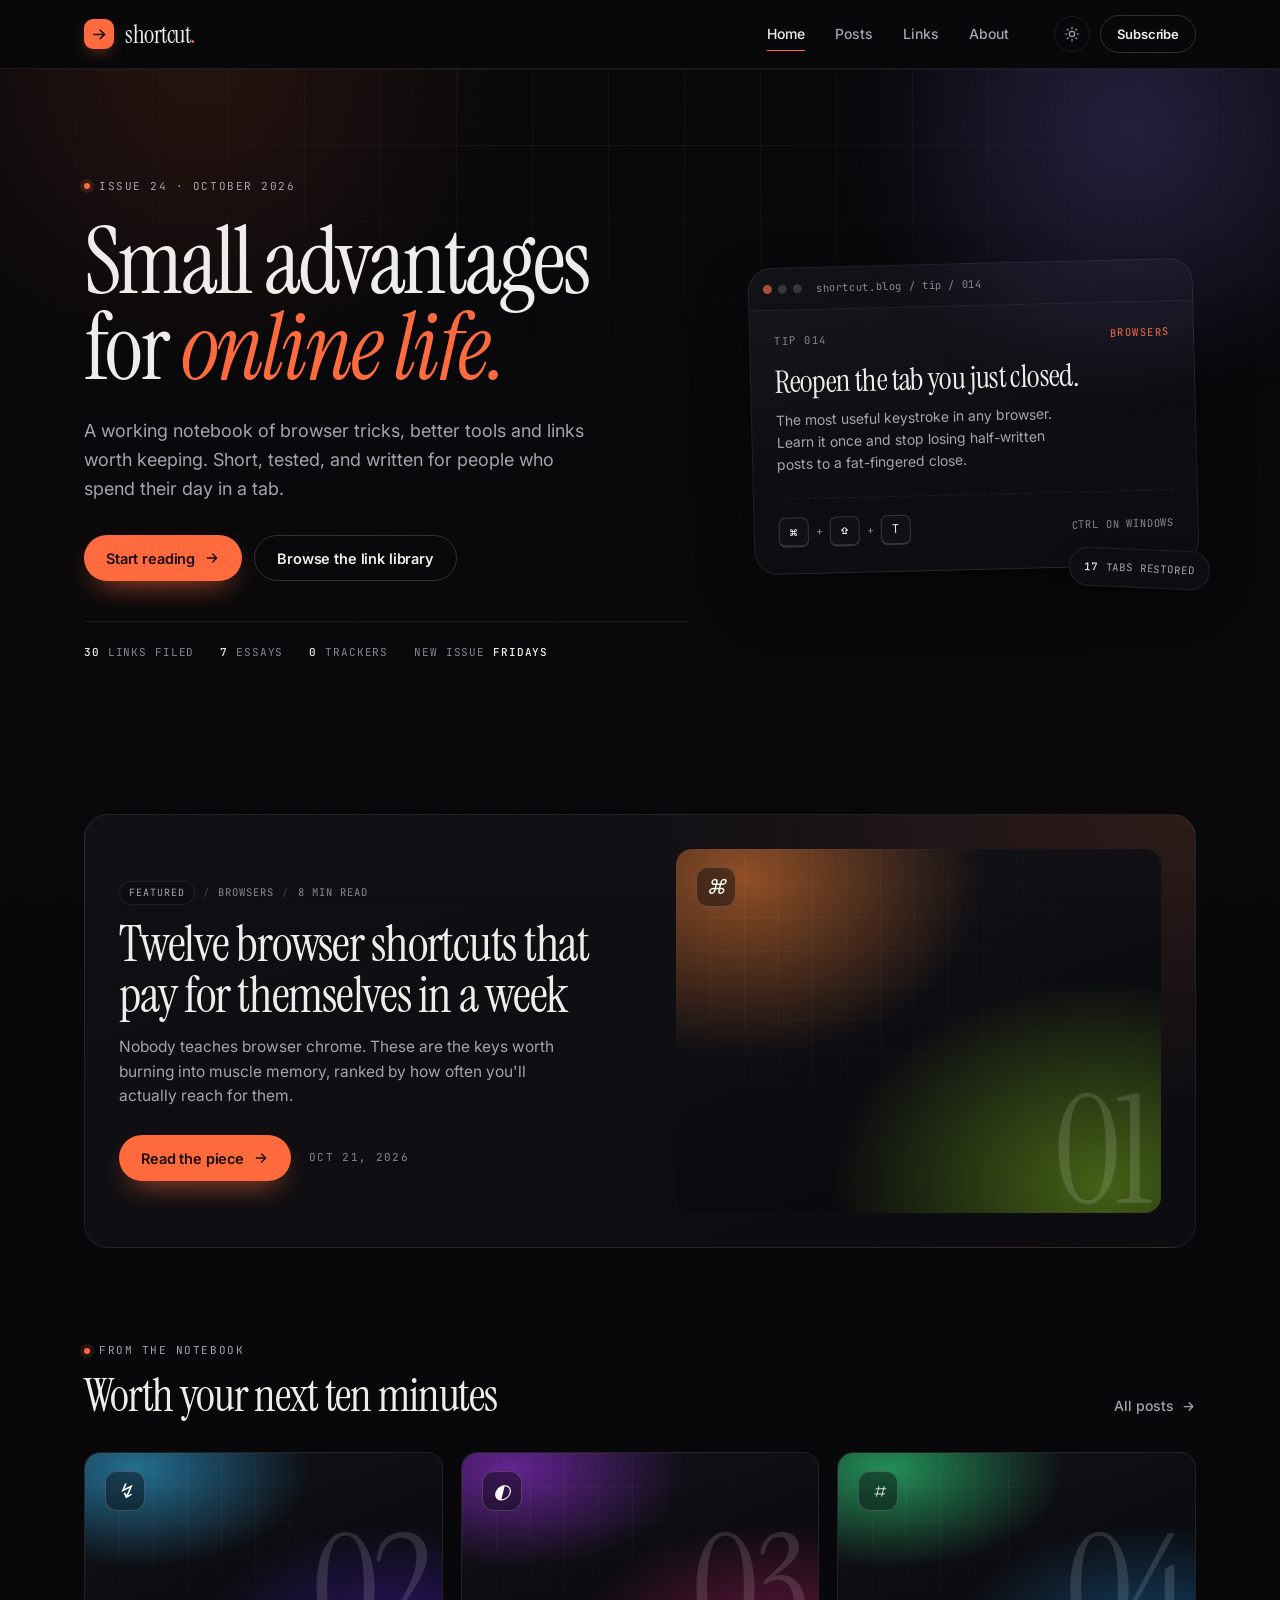
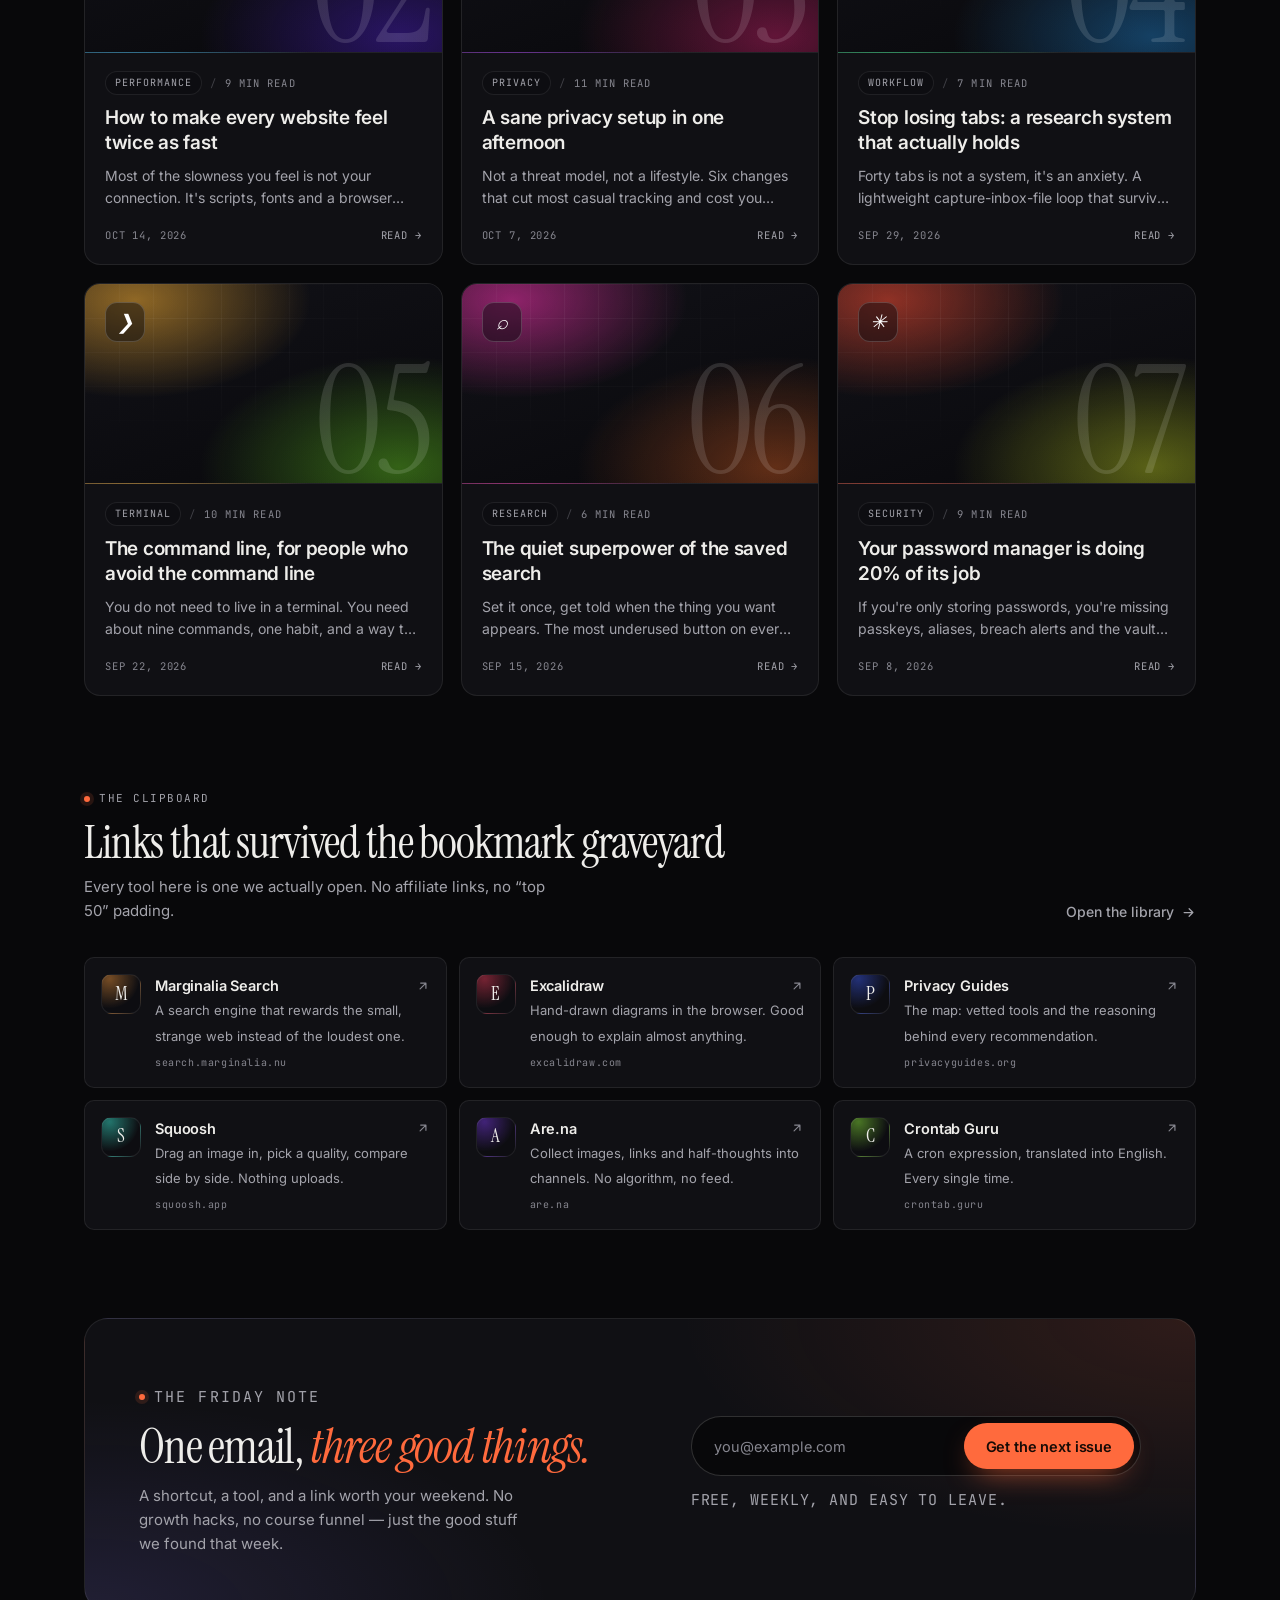
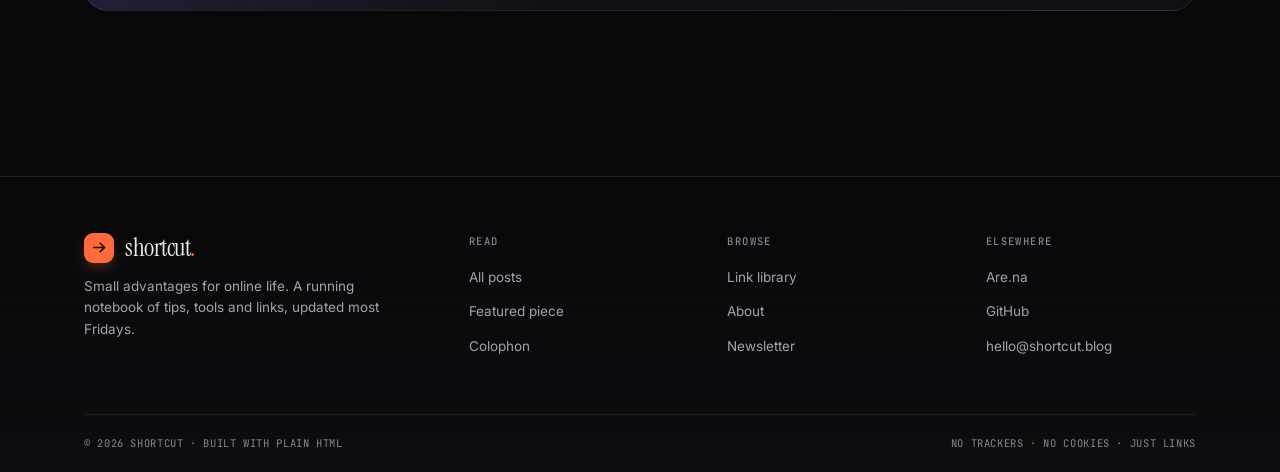
<file: website/index.html>
<!doctype html>
<html lang="en" data-theme="dark">
<head>
  <meta charset="utf-8">
  <meta name="viewport" content="width=device-width, initial-scale=1">
  <title>Shortcut — small advantages for online life</title>
  <meta name="description" content="A working notebook of browser tricks, better tools and links worth keeping, written for people who spend their day in a tab.">
  <meta name="theme-color" content="#08080a">
  <meta property="og:title" content="Shortcut — small advantages for online life">
  <meta property="og:description" content="Tips, tools and links for people who live in a browser.">
  <meta property="og:type" content="website">
  <link rel="icon" href="data:image/svg+xml,%3Csvg xmlns='http://www.w3.org/2000/svg' viewBox='0 0 64 64'%3E%3Crect width='64' height='64' rx='16' fill='%23ff6a3d'/%3E%3Cpath d='M16 32h30M36 20l12 12-12 12' stroke='%23180b06' stroke-width='6' fill='none' stroke-linecap='round' stroke-linejoin='round'/%3E%3C/svg%3E">
  <script>try{localStorage.getItem('shortcut-theme')==='light'&&document.documentElement.setAttribute('data-theme','light')}catch(e){}</script>
  <link rel="preconnect" href="https://fonts.googleapis.com">
  <link rel="preconnect" href="https://fonts.gstatic.com" crossorigin>
  <link href="https://fonts.googleapis.com/css2?family=Instrument+Serif:ital@0;1&family=Inter:wght@400;500;600&family=JetBrains+Mono:wght@400;500&display=swap" rel="stylesheet">
  <link rel="stylesheet" href="assets/css/style.css">
</head>
<body>
  <a class="skip-link" href="#main">Skip to content</a>

  <header class="site-header">
    <div class="container header-inner">
      <a class="brand" href="index.html" aria-label="Shortcut, home">
        <span class="brand-mark" aria-hidden="true">
          <svg viewBox="0 0 24 24" fill="none" stroke="currentColor" stroke-width="2.4" stroke-linecap="round" stroke-linejoin="round"><path d="M4 12h15"/><path d="M13 6l6 6-6 6"/></svg>
        </span>
        shortcut<span class="brand-dot">.</span>
      </a>
      <nav class="site-nav" id="site-nav" aria-label="Main">
        <a class="nav-link" href="index.html" aria-current="page">Home</a>
        <a class="nav-link" href="archive.html">Posts</a>
        <a class="nav-link" href="links.html">Links</a>
        <a class="nav-link" href="about.html">About</a>
      </nav>
      <div class="header-actions">
        <button class="icon-btn" type="button" data-theme-toggle aria-label="Switch theme">
          <svg class="icon-sun" viewBox="0 0 24 24" fill="none" stroke="currentColor" stroke-width="1.8" stroke-linecap="round"><circle cx="12" cy="12" r="4"/><path d="M12 2v2M12 20v2M2 12h2M20 12h2M4.9 4.9l1.4 1.4M17.7 17.7l1.4 1.4M4.9 19.1l1.4-1.4M17.7 6.3l1.4-1.4"/></svg>
          <svg class="icon-moon" viewBox="0 0 24 24" fill="none" stroke="currentColor" stroke-width="1.8" stroke-linecap="round" stroke-linejoin="round"><path d="M21 12.8A9 9 0 1 1 11.2 3a7 7 0 0 0 9.8 9.8Z"/></svg>
        </button>
        <a class="btn btn-ghost btn-sm header-cta" href="#subscribe">Subscribe</a>
        <button class="icon-btn nav-toggle" type="button" aria-expanded="false" aria-controls="site-nav" aria-label="Open menu">
          <svg viewBox="0 0 24 24" fill="none" stroke="currentColor" stroke-width="1.8" stroke-linecap="round"><path d="M3 6h18M3 12h18M3 18h18"/></svg>
        </button>
      </div>
    </div>
  </header>

  <main id="main">
    <!-- Hero -->
    <section class="hero">
      <div class="hero-grid-bg" aria-hidden="true"></div>
      <div class="container hero-inner">
        <div class="hero-copy">
          <p class="eyebrow">Issue 24 &middot; October 2026</p>
          <h1>Small advantages<br>for <em>online life.</em></h1>
          <p class="hero-lede">
            A working notebook of browser tricks, better tools and links worth keeping.
            Short, tested, and written for people who spend their day in a tab.
          </p>
          <div class="hero-actions">
            <a class="btn btn-primary" href="archive.html">
              Start reading
              <svg viewBox="0 0 24 24" fill="none" stroke="currentColor" stroke-width="2" stroke-linecap="round" stroke-linejoin="round" aria-hidden="true"><path d="M5 12h14M13 6l6 6-6 6"/></svg>
            </a>
            <a class="btn btn-ghost" href="links.html">Browse the link library</a>
          </div>
          <div class="hero-stats">
            <span><b>30</b> links filed</span>
            <span><b>7</b> essays</span>
            <span><b>0</b> trackers</span>
            <span>New issue <b>Fridays</b></span>
          </div>
        </div>

        <div class="mock-wrap">
          <div class="mock">
            <div class="mock-bar" aria-hidden="true">
              <span class="mock-dot"></span><span class="mock-dot"></span><span class="mock-dot"></span>
              <span class="mock-url">shortcut.blog / tip / 014</span>
            </div>
            <div class="mock-body">
              <div class="mock-label"><span>Tip 014</span><span>Browsers</span></div>
              <div class="mock-title">Reopen the tab you just closed.</div>
              <p>The most useful keystroke in any browser. Learn it once and stop losing half-written posts to a fat-fingered close.</p>
              <div class="keys" aria-label="Command plus shift plus T, or Control shift T on Windows">
                <span class="kbd">&#8984;</span><span class="kbd-plus">+</span><span class="kbd">&#8679;</span><span class="kbd-plus">+</span><span class="kbd">T</span>
                <span class="keys-note">Ctrl on Windows</span>
              </div>
            </div>
          </div>
          <div class="mock-badge"><b>17</b> tabs restored</div>
        </div>
      </div>
    </section>

    <!-- Featured -->
    <section class="section" aria-label="Featured post">
      <div class="container">
        <div id="featured-post"></div>
        <noscript>
          <p style="color:var(--text-dim)">Enable JavaScript to see the latest posts, or <a href="archive.html" style="color:var(--accent)">open the archive</a>.</p>
        </noscript>
      </div>
    </section>

    <!-- Latest -->
    <section class="section" style="padding-top:0" aria-labelledby="latest-title">
      <div class="container">
        <div class="section-head">
          <div>
            <p class="eyebrow">From the notebook</p>
            <h2 id="latest-title">Worth your next ten minutes</h2>
          </div>
          <a class="text-link" href="archive.html">
            All posts
            <svg viewBox="0 0 24 24" width="15" height="15" fill="none" stroke="currentColor" stroke-width="2" stroke-linecap="round" stroke-linejoin="round" aria-hidden="true"><path d="M5 12h14M13 6l6 6-6 6"/></svg>
          </a>
        </div>
        <div class="posts-grid" id="latest-posts"></div>
      </div>
    </section>

    <!-- Link library preview -->
    <section class="section" style="padding-top:0" aria-labelledby="clipboard-title">
      <div class="container">
        <div class="section-head">
          <div>
            <p class="eyebrow">The clipboard</p>
            <h2 id="clipboard-title">Links that survived the bookmark graveyard</h2>
            <p class="sub">Every tool here is one we actually open. No affiliate links, no &ldquo;top 50&rdquo; padding.</p>
          </div>
          <a class="text-link" href="links.html">
            Open the library
            <svg viewBox="0 0 24 24" width="15" height="15" fill="none" stroke="currentColor" stroke-width="2" stroke-linecap="round" stroke-linejoin="round" aria-hidden="true"><path d="M5 12h14M13 6l6 6-6 6"/></svg>
          </a>
        </div>
        <div class="links-grid" id="link-preview"></div>
      </div>
    </section>

    <!-- Subscribe -->
    <section class="section" id="subscribe" style="padding-top:0" aria-labelledby="subscribe-title">
      <div class="container">
        <div class="cta">
          <div>
            <p class="eyebrow">The Friday note</p>
            <h2 id="subscribe-title" style="margin-top:14px">One email, <em>three good things.</em></h2>
            <p>A shortcut, a tool, and a link worth your weekend. No growth hacks, no course funnel — just the good stuff we found that week.</p>
          </div>
          <form class="subscribe" data-subscribe novalidate>
            <div class="subscribe-row">
              <label class="sr-only" for="email-home">Email address</label>
              <input id="email-home" type="email" name="email" placeholder="you@example.com" autocomplete="email">
              <button class="btn btn-primary" type="submit">Get the next issue</button>
            </div>
            <p class="form-note" role="status">Free, weekly, and easy to leave.</p>
          </form>
        </div>
      </div>
    </section>
  </main>

  <footer class="site-footer">
    <div class="container">
      <div class="footer-top">
        <div class="footer-brand">
          <a class="brand" href="index.html" aria-label="Shortcut, home">
            <span class="brand-mark" aria-hidden="true">
              <svg viewBox="0 0 24 24" fill="none" stroke="currentColor" stroke-width="2.4" stroke-linecap="round" stroke-linejoin="round"><path d="M4 12h15"/><path d="M13 6l6 6-6 6"/></svg>
            </span>
            shortcut<span class="brand-dot">.</span>
          </a>
          <p>Small advantages for online life. A running notebook of tips, tools and links, updated most Fridays.</p>
        </div>
        <div class="footer-col">
          <h3>Read</h3>
          <ul>
            <li><a href="archive.html">All posts</a></li>
            <li><a href="posts/browser-shortcuts.html">Featured piece</a></li>
            <li><a href="about.html#colophon">Colophon</a></li>
          </ul>
        </div>
        <div class="footer-col">
          <h3>Browse</h3>
          <ul>
            <li><a href="links.html">Link library</a></li>
            <li><a href="about.html">About</a></li>
            <li><a href="#subscribe">Newsletter</a></li>
          </ul>
        </div>
        <div class="footer-col">
          <h3>Elsewhere</h3>
          <ul>
            <li><a href="https://www.are.na" target="_blank" rel="noopener noreferrer">Are.na</a></li>
            <li><a href="https://github.com" target="_blank" rel="noopener noreferrer">GitHub</a></li>
            <li><a href="mailto:hello@shortcut.blog">hello@shortcut.blog</a></li>
          </ul>
        </div>
      </div>
      <div class="footer-bottom">
        <span>&copy; <span data-year>2026</span> Shortcut <span class="dot">&middot;</span> Built with plain HTML</span>
        <span>No trackers <span class="dot">&middot;</span> No cookies <span class="dot">&middot;</span> Just links</span>
      </div>
    </div>
  </footer>

  <script src="assets/js/data.js"></script>
  <script src="assets/js/site.js"></script>
</body>
</html>
</file>
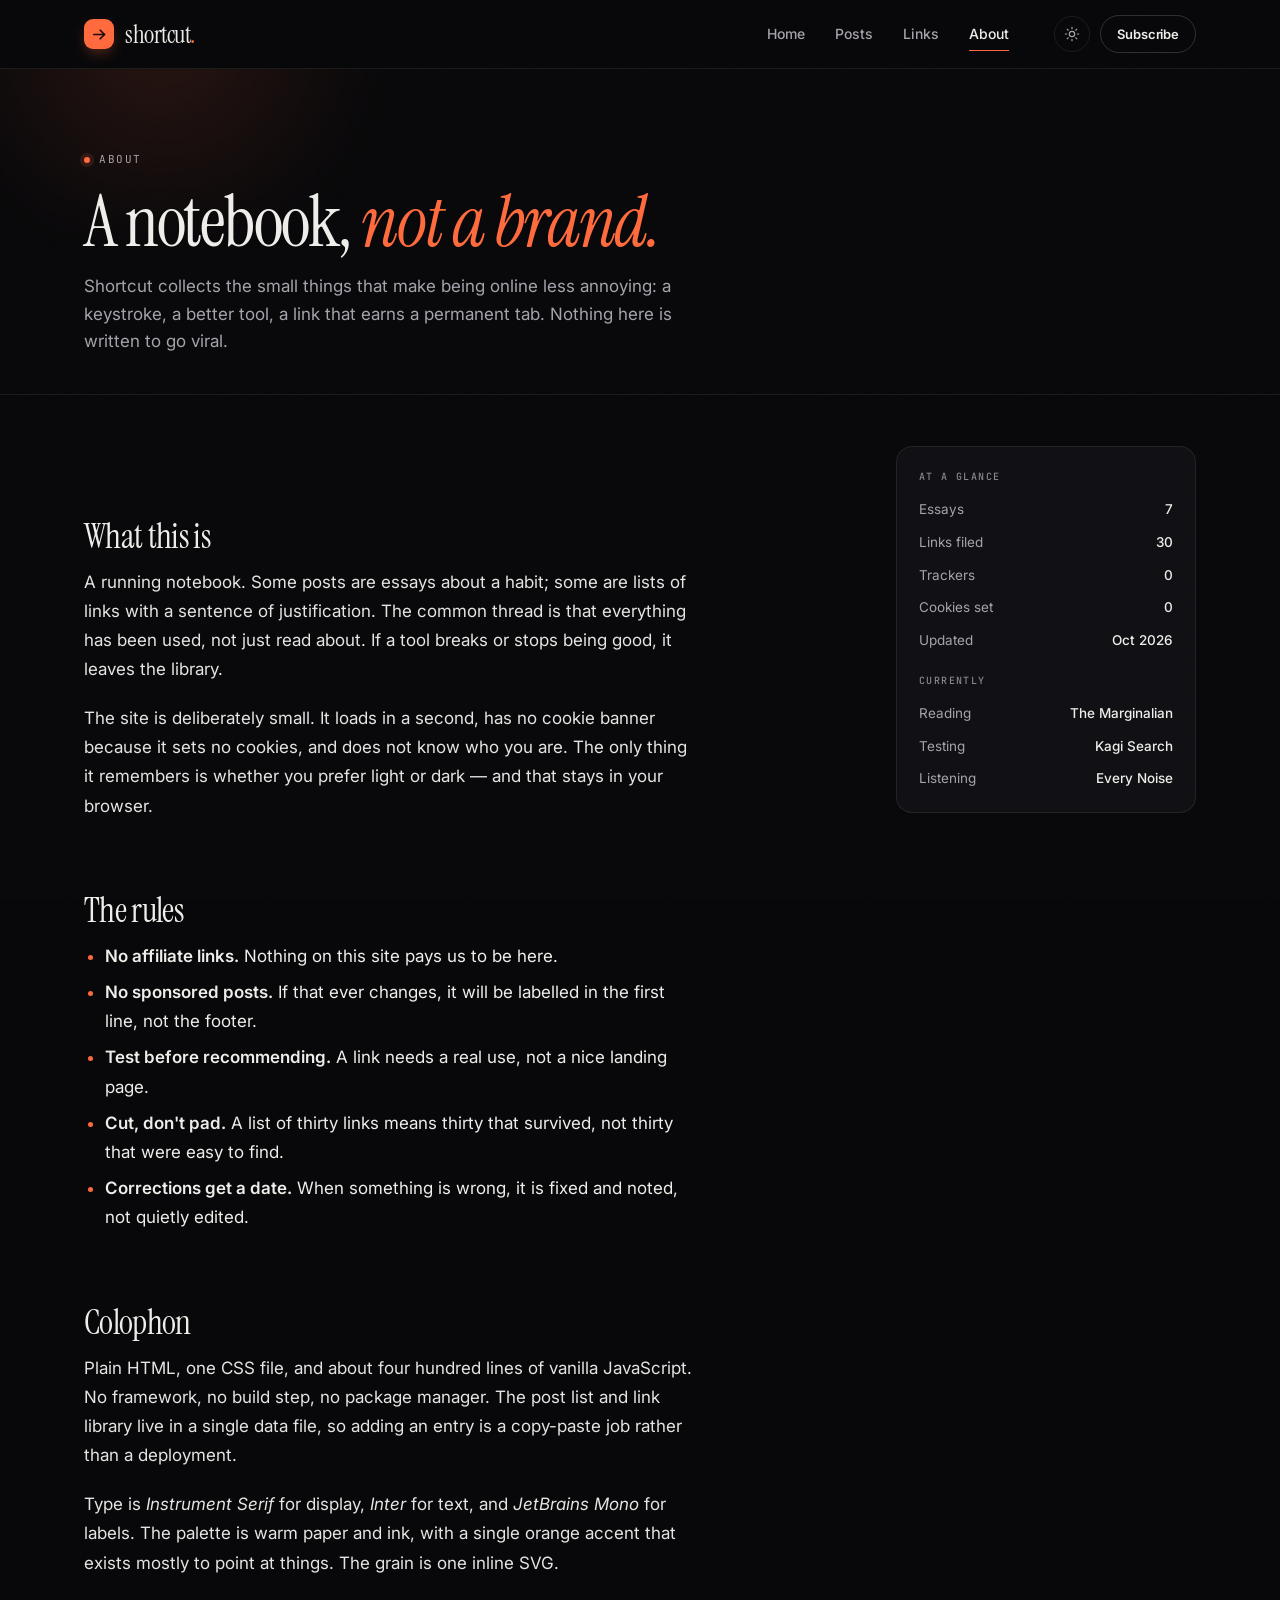
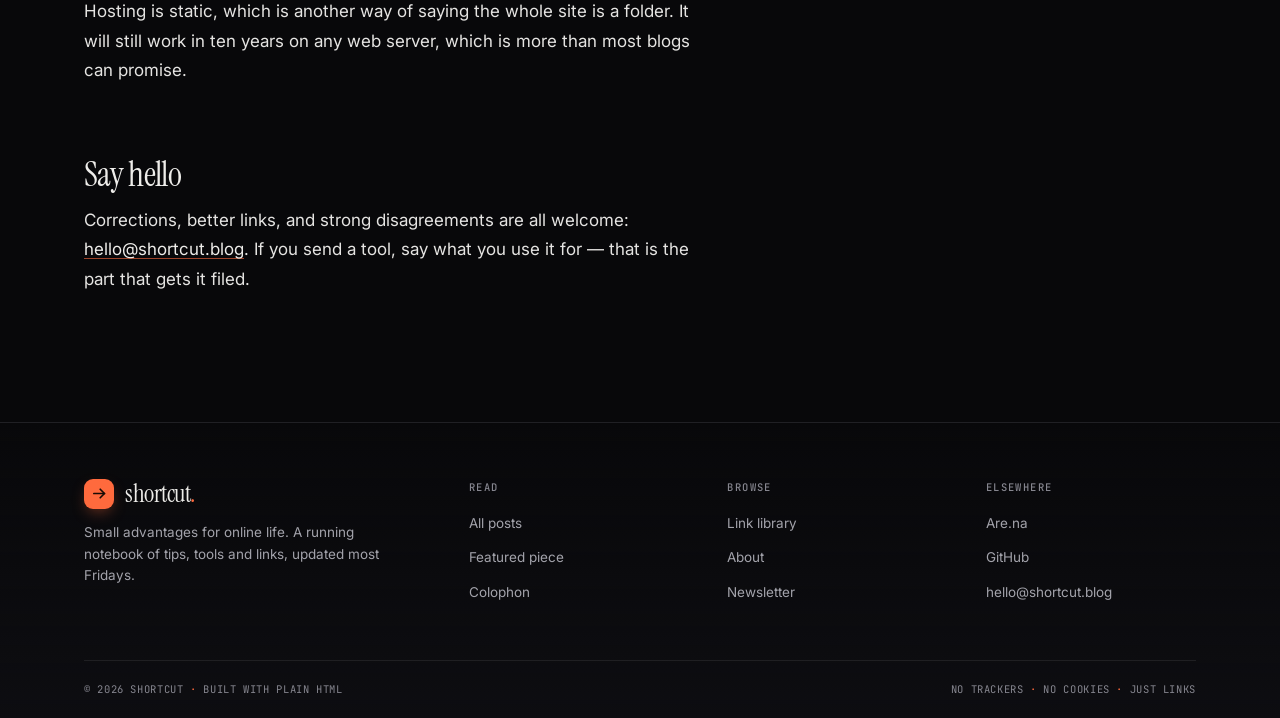
<file: website/about.html>
<!doctype html>
<html lang="en" data-theme="dark">
<head>
  <meta charset="utf-8">
  <meta name="viewport" content="width=device-width, initial-scale=1">
  <title>About — Shortcut</title>
  <meta name="description" content="What Shortcut is, the rules it runs on, and how the site is built.">
  <meta name="theme-color" content="#08080a">
  <link rel="icon" href="data:image/svg+xml,%3Csvg xmlns='http://www.w3.org/2000/svg' viewBox='0 0 64 64'%3E%3Crect width='64' height='64' rx='16' fill='%23ff6a3d'/%3E%3Cpath d='M16 32h30M36 20l12 12-12 12' stroke='%23180b06' stroke-width='6' fill='none' stroke-linecap='round' stroke-linejoin='round'/%3E%3C/svg%3E">
  <script>try{localStorage.getItem('shortcut-theme')==='light'&&document.documentElement.setAttribute('data-theme','light')}catch(e){}</script>
  <link rel="preconnect" href="https://fonts.googleapis.com">
  <link rel="preconnect" href="https://fonts.gstatic.com" crossorigin>
  <link href="https://fonts.googleapis.com/css2?family=Instrument+Serif:ital@0;1&family=Inter:wght@400;500;600&family=JetBrains+Mono:wght@400;500&display=swap" rel="stylesheet">
  <link rel="stylesheet" href="assets/css/style.css">
</head>
<body>
  <a class="skip-link" href="#main">Skip to content</a>

  <header class="site-header">
    <div class="container header-inner">
      <a class="brand" href="index.html" aria-label="Shortcut, home">
        <span class="brand-mark" aria-hidden="true">
          <svg viewBox="0 0 24 24" fill="none" stroke="currentColor" stroke-width="2.4" stroke-linecap="round" stroke-linejoin="round"><path d="M4 12h15"/><path d="M13 6l6 6-6 6"/></svg>
        </span>
        shortcut<span class="brand-dot">.</span>
      </a>
      <nav class="site-nav" id="site-nav" aria-label="Main">
        <a class="nav-link" href="index.html">Home</a>
        <a class="nav-link" href="archive.html">Posts</a>
        <a class="nav-link" href="links.html">Links</a>
        <a class="nav-link" href="about.html" aria-current="page">About</a>
      </nav>
      <div class="header-actions">
        <button class="icon-btn" type="button" data-theme-toggle aria-label="Switch theme">
          <svg class="icon-sun" viewBox="0 0 24 24" fill="none" stroke="currentColor" stroke-width="1.8" stroke-linecap="round"><circle cx="12" cy="12" r="4"/><path d="M12 2v2M12 20v2M2 12h2M20 12h2M4.9 4.9l1.4 1.4M17.7 17.7l1.4 1.4M4.9 19.1l1.4-1.4M17.7 6.3l1.4-1.4"/></svg>
          <svg class="icon-moon" viewBox="0 0 24 24" fill="none" stroke="currentColor" stroke-width="1.8" stroke-linecap="round" stroke-linejoin="round"><path d="M21 12.8A9 9 0 1 1 11.2 3a7 7 0 0 0 9.8 9.8Z"/></svg>
        </button>
        <a class="btn btn-ghost btn-sm header-cta" href="index.html#subscribe">Subscribe</a>
        <button class="icon-btn nav-toggle" type="button" aria-expanded="false" aria-controls="site-nav" aria-label="Open menu">
          <svg viewBox="0 0 24 24" fill="none" stroke="currentColor" stroke-width="1.8" stroke-linecap="round"><path d="M3 6h18M3 12h18M3 18h18"/></svg>
        </button>
      </div>
    </div>
  </header>

  <main id="main">
    <div class="page-head">
      <div class="container">
        <p class="eyebrow">About</p>
        <h1>A notebook, <em>not a brand.</em></h1>
        <p class="lede">
          Shortcut collects the small things that make being online less annoying: a keystroke,
          a better tool, a link that earns a permanent tab. Nothing here is written to go viral.
        </p>
      </div>
    </div>

    <div class="container">
      <div class="about-grid">
        <div class="prose">
          <h2>What this is</h2>
          <p>
            A running notebook. Some posts are essays about a habit; some are lists of links with a
            sentence of justification. The common thread is that everything has been used, not just
            read about. If a tool breaks or stops being good, it leaves the library.
          </p>
          <p>
            The site is deliberately small. It loads in a second, has no cookie banner because it
            sets no cookies, and does not know who you are. The only thing it remembers is whether
            you prefer light or dark &mdash; and that stays in your browser.
          </p>

          <h2>The rules</h2>
          <ul>
            <li><strong>No affiliate links.</strong> Nothing on this site pays us to be here.</li>
            <li><strong>No sponsored posts.</strong> If that ever changes, it will be labelled in
              the first line, not the footer.</li>
            <li><strong>Test before recommending.</strong> A link needs a real use, not a nice
              landing page.</li>
            <li><strong>Cut, don't pad.</strong> A list of thirty links means thirty that survived,
              not thirty that were easy to find.</li>
            <li><strong>Corrections get a date.</strong> When something is wrong, it is fixed and
              noted, not quietly edited.</li>
          </ul>

          <h2 id="colophon">Colophon</h2>
          <p>
            Plain HTML, one CSS file, and about four hundred lines of vanilla JavaScript. No
            framework, no build step, no package manager. The post list and link library live in a
            single data file, so adding an entry is a copy-paste job rather than a deployment.
          </p>
          <p>
            Type is <em>Instrument Serif</em> for display, <em>Inter</em> for text, and
            <em>JetBrains Mono</em> for labels. The palette is warm paper and ink, with a single
            orange accent that exists mostly to point at things. The grain is one inline SVG.
          </p>
          <p>
            Hosting is static, which is another way of saying the whole site is a folder. It will
            still work in ten years on any web server, which is more than most blogs can promise.
          </p>

          <h2>Say hello</h2>
          <p>
            Corrections, better links, and strong disagreements are all welcome:
            <a href="mailto:hello@shortcut.blog">hello@shortcut.blog</a>. If you send a tool, say
            what you use it for &mdash; that is the part that gets it filed.
          </p>
        </div>

        <aside class="aside-card" aria-label="At a glance">
          <h3>At a glance</h3>
          <ul class="aside-list">
            <li><span>Essays</span><b>7</b></li>
            <li><span>Links filed</span><b>30</b></li>
            <li><span>Trackers</span><b>0</b></li>
            <li><span>Cookies set</span><b>0</b></li>
            <li><span>Updated</span><b>Oct 2026</b></li>
          </ul>
          <h3 style="margin-top:22px">Currently</h3>
          <ul class="aside-list">
            <li><span>Reading</span><b>The Marginalian</b></li>
            <li><span>Testing</span><b>Kagi Search</b></li>
            <li><span>Listening</span><b>Every Noise</b></li>
          </ul>
        </aside>
      </div>
    </div>
  </main>

  <footer class="site-footer">
    <div class="container">
      <div class="footer-top">
        <div class="footer-brand">
          <a class="brand" href="index.html" aria-label="Shortcut, home">
            <span class="brand-mark" aria-hidden="true">
              <svg viewBox="0 0 24 24" fill="none" stroke="currentColor" stroke-width="2.4" stroke-linecap="round" stroke-linejoin="round"><path d="M4 12h15"/><path d="M13 6l6 6-6 6"/></svg>
            </span>
            shortcut<span class="brand-dot">.</span>
          </a>
          <p>Small advantages for online life. A running notebook of tips, tools and links, updated most Fridays.</p>
        </div>
        <div class="footer-col">
          <h3>Read</h3>
          <ul>
            <li><a href="archive.html">All posts</a></li>
            <li><a href="posts/browser-shortcuts.html">Featured piece</a></li>
            <li><a href="about.html#colophon">Colophon</a></li>
          </ul>
        </div>
        <div class="footer-col">
          <h3>Browse</h3>
          <ul>
            <li><a href="links.html">Link library</a></li>
            <li><a href="about.html">About</a></li>
            <li><a href="index.html#subscribe">Newsletter</a></li>
          </ul>
        </div>
        <div class="footer-col">
          <h3>Elsewhere</h3>
          <ul>
            <li><a href="https://www.are.na" target="_blank" rel="noopener noreferrer">Are.na</a></li>
            <li><a href="https://github.com" target="_blank" rel="noopener noreferrer">GitHub</a></li>
            <li><a href="mailto:hello@shortcut.blog">hello@shortcut.blog</a></li>
          </ul>
        </div>
      </div>
      <div class="footer-bottom">
        <span>&copy; <span data-year>2026</span> Shortcut <span class="dot">&middot;</span> Built with plain HTML</span>
        <span>No trackers <span class="dot">&middot;</span> No cookies <span class="dot">&middot;</span> Just links</span>
      </div>
    </div>
  </footer>

  <script src="assets/js/site.js"></script>
</body>
</html>
</file>
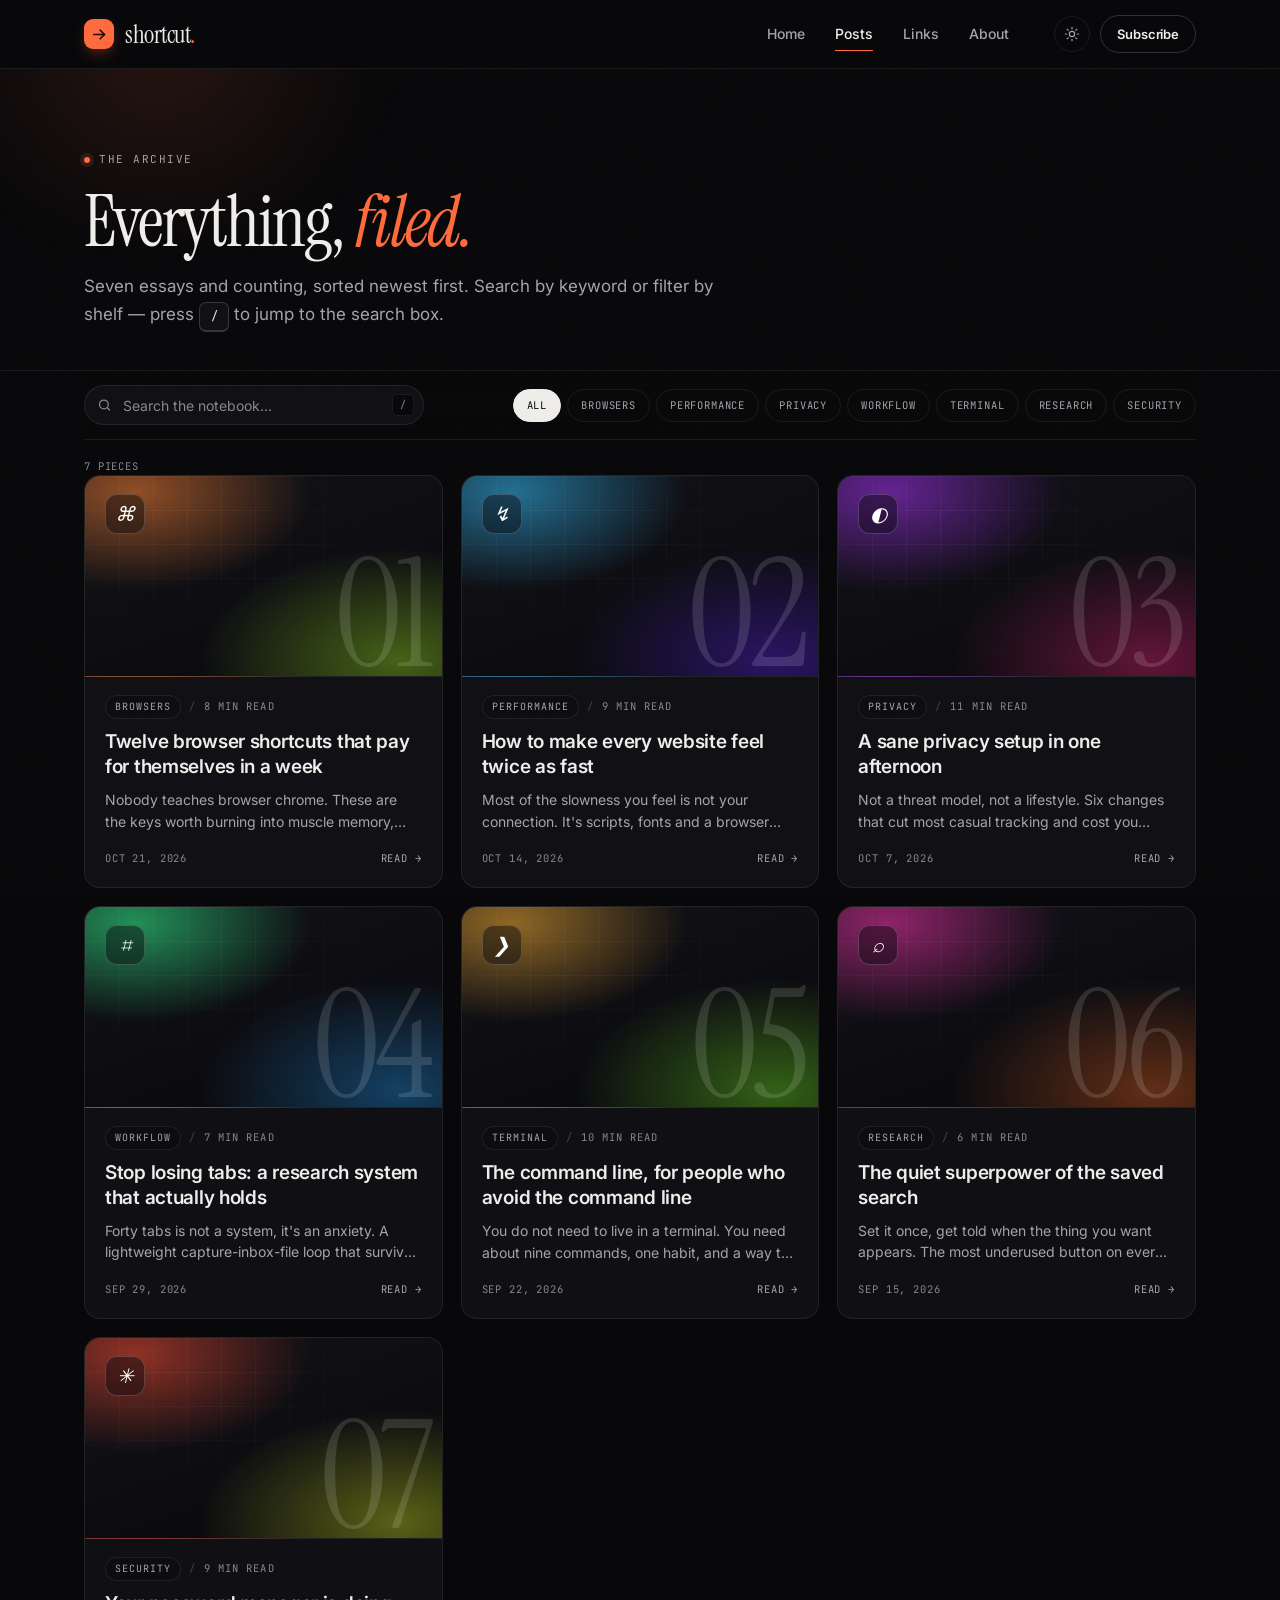
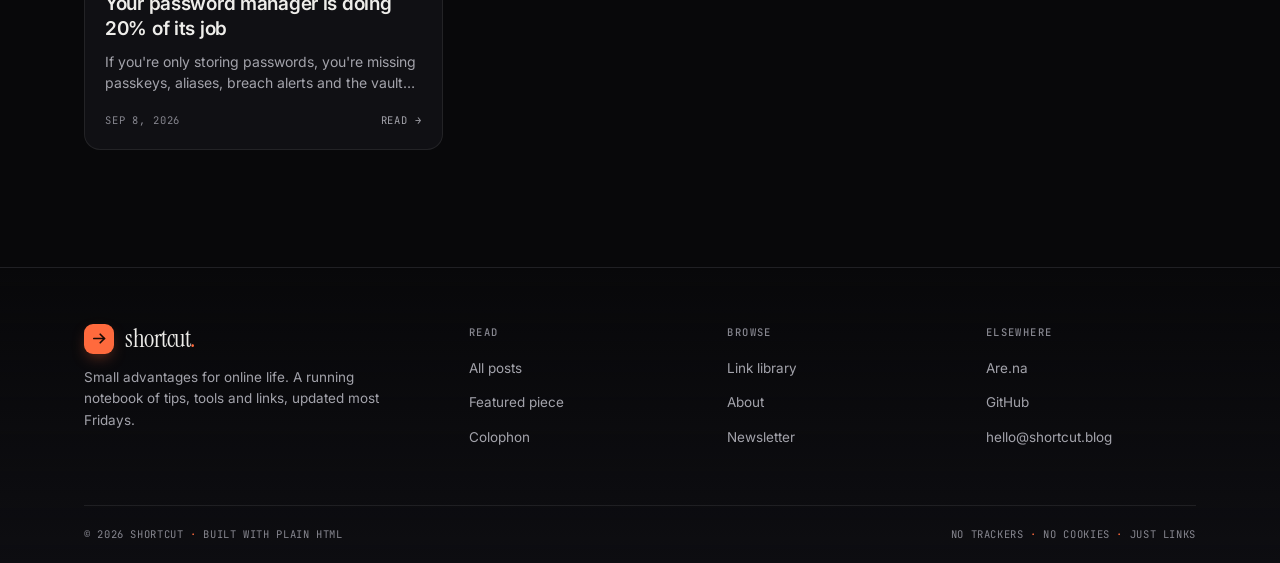
<file: website/archive.html>
<!doctype html>
<html lang="en" data-theme="dark">
<head>
  <meta charset="utf-8">
  <meta name="viewport" content="width=device-width, initial-scale=1">
  <title>All posts — Shortcut</title>
  <meta name="description" content="Every essay in the Shortcut notebook: browser tricks, privacy, performance, research habits and tools that earn their keep.">
  <meta name="theme-color" content="#08080a">
  <link rel="icon" href="data:image/svg+xml,%3Csvg xmlns='http://www.w3.org/2000/svg' viewBox='0 0 64 64'%3E%3Crect width='64' height='64' rx='16' fill='%23ff6a3d'/%3E%3Cpath d='M16 32h30M36 20l12 12-12 12' stroke='%23180b06' stroke-width='6' fill='none' stroke-linecap='round' stroke-linejoin='round'/%3E%3C/svg%3E">
  <script>try{localStorage.getItem('shortcut-theme')==='light'&&document.documentElement.setAttribute('data-theme','light')}catch(e){}</script>
  <link rel="preconnect" href="https://fonts.googleapis.com">
  <link rel="preconnect" href="https://fonts.gstatic.com" crossorigin>
  <link href="https://fonts.googleapis.com/css2?family=Instrument+Serif:ital@0;1&family=Inter:wght@400;500;600&family=JetBrains+Mono:wght@400;500&display=swap" rel="stylesheet">
  <link rel="stylesheet" href="assets/css/style.css">
</head>
<body>
  <a class="skip-link" href="#main">Skip to content</a>

  <header class="site-header">
    <div class="container header-inner">
      <a class="brand" href="index.html" aria-label="Shortcut, home">
        <span class="brand-mark" aria-hidden="true">
          <svg viewBox="0 0 24 24" fill="none" stroke="currentColor" stroke-width="2.4" stroke-linecap="round" stroke-linejoin="round"><path d="M4 12h15"/><path d="M13 6l6 6-6 6"/></svg>
        </span>
        shortcut<span class="brand-dot">.</span>
      </a>
      <nav class="site-nav" id="site-nav" aria-label="Main">
        <a class="nav-link" href="index.html">Home</a>
        <a class="nav-link" href="archive.html" aria-current="page">Posts</a>
        <a class="nav-link" href="links.html">Links</a>
        <a class="nav-link" href="about.html">About</a>
      </nav>
      <div class="header-actions">
        <button class="icon-btn" type="button" data-theme-toggle aria-label="Switch theme">
          <svg class="icon-sun" viewBox="0 0 24 24" fill="none" stroke="currentColor" stroke-width="1.8" stroke-linecap="round"><circle cx="12" cy="12" r="4"/><path d="M12 2v2M12 20v2M2 12h2M20 12h2M4.9 4.9l1.4 1.4M17.7 17.7l1.4 1.4M4.9 19.1l1.4-1.4M17.7 6.3l1.4-1.4"/></svg>
          <svg class="icon-moon" viewBox="0 0 24 24" fill="none" stroke="currentColor" stroke-width="1.8" stroke-linecap="round" stroke-linejoin="round"><path d="M21 12.8A9 9 0 1 1 11.2 3a7 7 0 0 0 9.8 9.8Z"/></svg>
        </button>
        <a class="btn btn-ghost btn-sm header-cta" href="index.html#subscribe">Subscribe</a>
        <button class="icon-btn nav-toggle" type="button" aria-expanded="false" aria-controls="site-nav" aria-label="Open menu">
          <svg viewBox="0 0 24 24" fill="none" stroke="currentColor" stroke-width="1.8" stroke-linecap="round"><path d="M3 6h18M3 12h18M3 18h18"/></svg>
        </button>
      </div>
    </div>
  </header>

  <main id="main">
    <div class="page-head">
      <div class="container">
        <p class="eyebrow">The archive</p>
        <h1>Everything, <em>filed.</em></h1>
        <p class="lede">Seven essays and counting, sorted newest first. Search by keyword or filter by shelf &mdash; press <span class="kbd">/</span> to jump to the search box.</p>
      </div>
    </div>

    <div class="container">
      <div class="toolbar">
        <div class="search">
          <svg viewBox="0 0 24 24" fill="none" stroke="currentColor" stroke-width="2" stroke-linecap="round" aria-hidden="true"><circle cx="11" cy="11" r="7"/><path d="m20 20-3.5-3.5"/></svg>
          <label class="sr-only" for="archive-search">Search posts</label>
          <input id="archive-search" type="search" placeholder="Search the notebook…" data-search autocomplete="off">
          <kbd>/</kbd>
        </div>
        <div class="chips" id="tag-chips" role="group" aria-label="Filter by topic"></div>
      </div>

      <p class="result-count" id="archive-count" aria-live="polite"></p>
      <div class="posts-grid" id="archive-grid" style="padding-bottom:40px"></div>

      <noscript>
        <div class="empty-state">
          <strong>The filter needs JavaScript.</strong>
          <p>Every post is still readable directly: <a href="posts/browser-shortcuts.html">start with the featured piece</a>.</p>
        </div>
      </noscript>
    </div>
  </main>

  <footer class="site-footer">
    <div class="container">
      <div class="footer-top">
        <div class="footer-brand">
          <a class="brand" href="index.html" aria-label="Shortcut, home">
            <span class="brand-mark" aria-hidden="true">
              <svg viewBox="0 0 24 24" fill="none" stroke="currentColor" stroke-width="2.4" stroke-linecap="round" stroke-linejoin="round"><path d="M4 12h15"/><path d="M13 6l6 6-6 6"/></svg>
            </span>
            shortcut<span class="brand-dot">.</span>
          </a>
          <p>Small advantages for online life. A running notebook of tips, tools and links, updated most Fridays.</p>
        </div>
        <div class="footer-col">
          <h3>Read</h3>
          <ul>
            <li><a href="archive.html">All posts</a></li>
            <li><a href="posts/browser-shortcuts.html">Featured piece</a></li>
            <li><a href="about.html#colophon">Colophon</a></li>
          </ul>
        </div>
        <div class="footer-col">
          <h3>Browse</h3>
          <ul>
            <li><a href="links.html">Link library</a></li>
            <li><a href="about.html">About</a></li>
            <li><a href="index.html#subscribe">Newsletter</a></li>
          </ul>
        </div>
        <div class="footer-col">
          <h3>Elsewhere</h3>
          <ul>
            <li><a href="https://www.are.na" target="_blank" rel="noopener noreferrer">Are.na</a></li>
            <li><a href="https://github.com" target="_blank" rel="noopener noreferrer">GitHub</a></li>
            <li><a href="mailto:hello@shortcut.blog">hello@shortcut.blog</a></li>
          </ul>
        </div>
      </div>
      <div class="footer-bottom">
        <span>&copy; <span data-year>2026</span> Shortcut <span class="dot">&middot;</span> Built with plain HTML</span>
        <span>No trackers <span class="dot">&middot;</span> No cookies <span class="dot">&middot;</span> Just links</span>
      </div>
    </div>
  </footer>

  <script src="assets/js/data.js"></script>
  <script src="assets/js/site.js"></script>
</body>
</html>
</file>
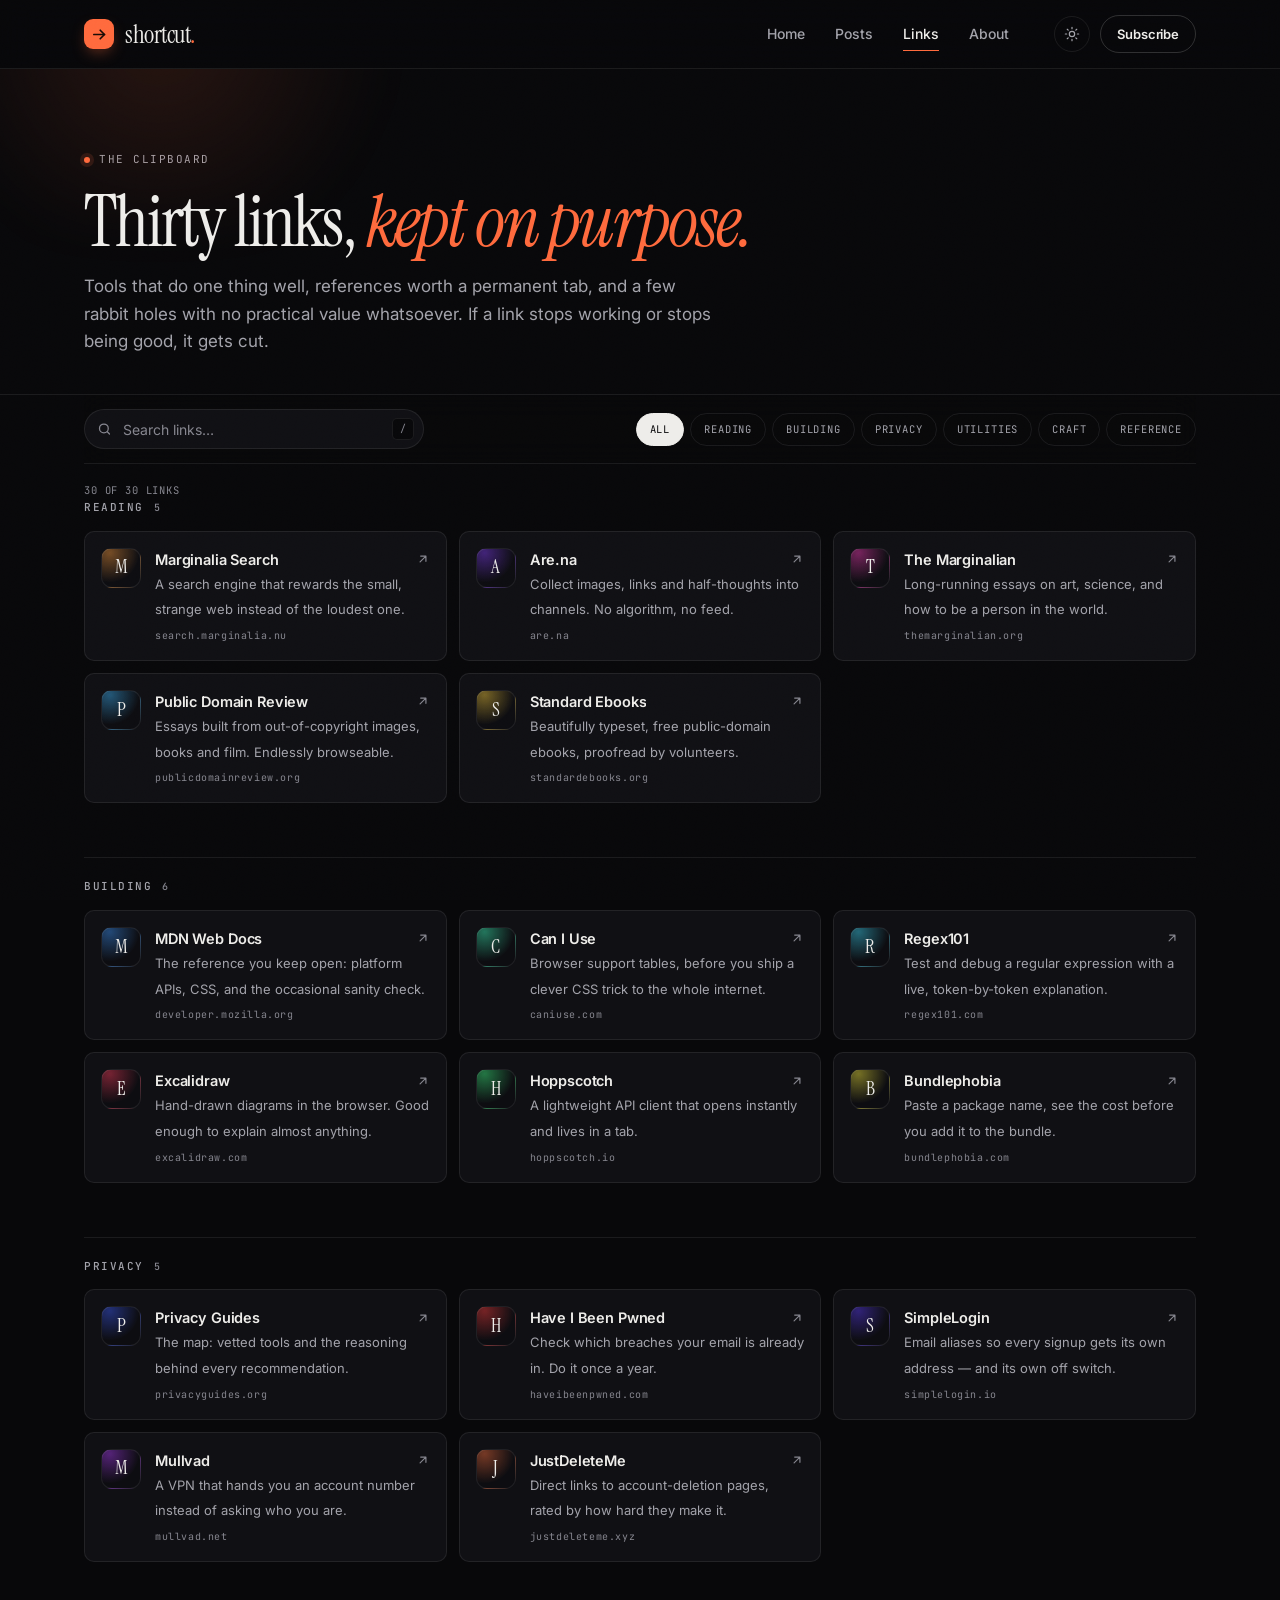
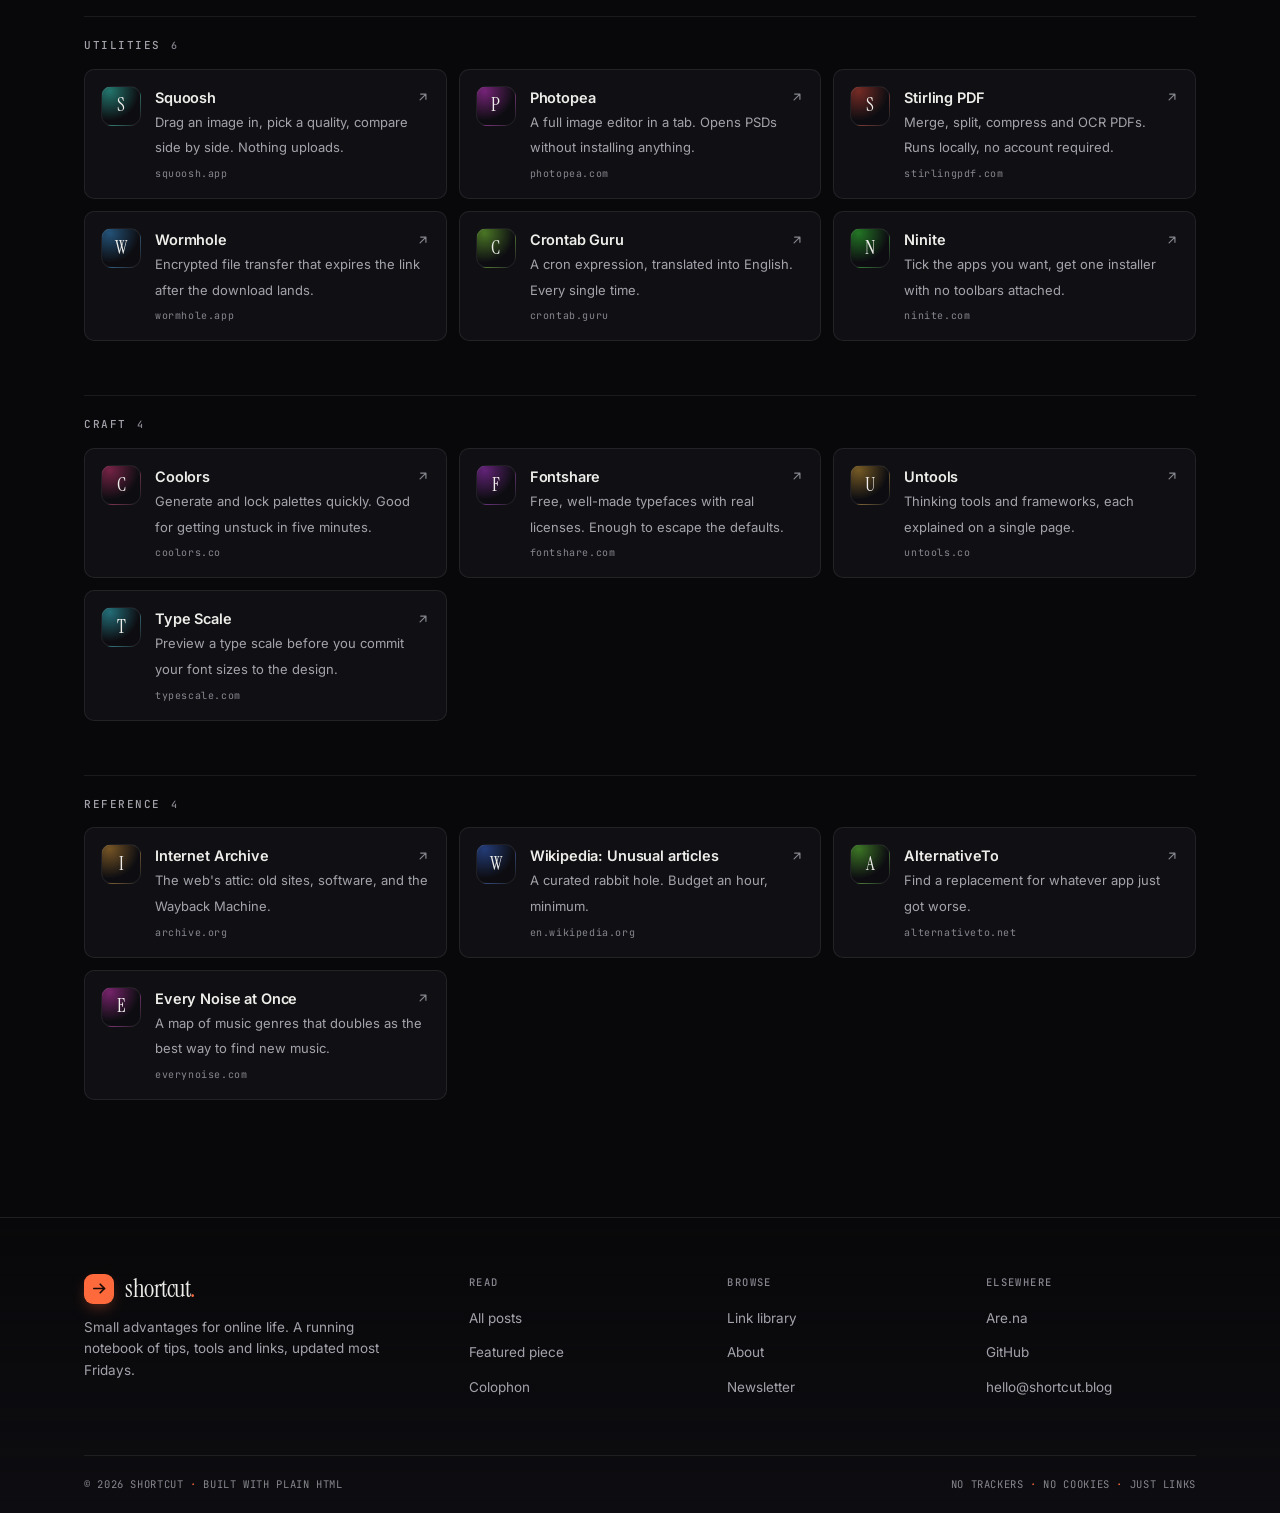
<file: website/links.html>
<!doctype html>
<html lang="en" data-theme="dark">
<head>
  <meta charset="utf-8">
  <meta name="viewport" content="width=device-width, initial-scale=1">
  <title>The link library — Shortcut</title>
  <meta name="description" content="Thirty tools, references and rabbit holes worth keeping. Tested, sorted by shelf, and free of affiliate padding.">
  <meta name="theme-color" content="#08080a">
  <link rel="icon" href="data:image/svg+xml,%3Csvg xmlns='http://www.w3.org/2000/svg' viewBox='0 0 64 64'%3E%3Crect width='64' height='64' rx='16' fill='%23ff6a3d'/%3E%3Cpath d='M16 32h30M36 20l12 12-12 12' stroke='%23180b06' stroke-width='6' fill='none' stroke-linecap='round' stroke-linejoin='round'/%3E%3C/svg%3E">
  <script>try{localStorage.getItem('shortcut-theme')==='light'&&document.documentElement.setAttribute('data-theme','light')}catch(e){}</script>
  <link rel="preconnect" href="https://fonts.googleapis.com">
  <link rel="preconnect" href="https://fonts.gstatic.com" crossorigin>
  <link href="https://fonts.googleapis.com/css2?family=Instrument+Serif:ital@0;1&family=Inter:wght@400;500;600&family=JetBrains+Mono:wght@400;500&display=swap" rel="stylesheet">
  <link rel="stylesheet" href="assets/css/style.css">
</head>
<body>
  <a class="skip-link" href="#main">Skip to content</a>

  <header class="site-header">
    <div class="container header-inner">
      <a class="brand" href="index.html" aria-label="Shortcut, home">
        <span class="brand-mark" aria-hidden="true">
          <svg viewBox="0 0 24 24" fill="none" stroke="currentColor" stroke-width="2.4" stroke-linecap="round" stroke-linejoin="round"><path d="M4 12h15"/><path d="M13 6l6 6-6 6"/></svg>
        </span>
        shortcut<span class="brand-dot">.</span>
      </a>
      <nav class="site-nav" id="site-nav" aria-label="Main">
        <a class="nav-link" href="index.html">Home</a>
        <a class="nav-link" href="archive.html">Posts</a>
        <a class="nav-link" href="links.html" aria-current="page">Links</a>
        <a class="nav-link" href="about.html">About</a>
      </nav>
      <div class="header-actions">
        <button class="icon-btn" type="button" data-theme-toggle aria-label="Switch theme">
          <svg class="icon-sun" viewBox="0 0 24 24" fill="none" stroke="currentColor" stroke-width="1.8" stroke-linecap="round"><circle cx="12" cy="12" r="4"/><path d="M12 2v2M12 20v2M2 12h2M20 12h2M4.9 4.9l1.4 1.4M17.7 17.7l1.4 1.4M4.9 19.1l1.4-1.4M17.7 6.3l1.4-1.4"/></svg>
          <svg class="icon-moon" viewBox="0 0 24 24" fill="none" stroke="currentColor" stroke-width="1.8" stroke-linecap="round" stroke-linejoin="round"><path d="M21 12.8A9 9 0 1 1 11.2 3a7 7 0 0 0 9.8 9.8Z"/></svg>
        </button>
        <a class="btn btn-ghost btn-sm header-cta" href="index.html#subscribe">Subscribe</a>
        <button class="icon-btn nav-toggle" type="button" aria-expanded="false" aria-controls="site-nav" aria-label="Open menu">
          <svg viewBox="0 0 24 24" fill="none" stroke="currentColor" stroke-width="1.8" stroke-linecap="round"><path d="M3 6h18M3 12h18M3 18h18"/></svg>
        </button>
      </div>
    </div>
  </header>

  <main id="main">
    <div class="page-head">
      <div class="container">
        <p class="eyebrow">The clipboard</p>
        <h1>Thirty links, <em>kept on purpose.</em></h1>
        <p class="lede">
          Tools that do one thing well, references worth a permanent tab, and a few rabbit holes with no practical value whatsoever.
          If a link stops working or stops being good, it gets cut.
        </p>
      </div>
    </div>

    <div class="container">
      <div class="toolbar">
        <div class="search">
          <svg viewBox="0 0 24 24" fill="none" stroke="currentColor" stroke-width="2" stroke-linecap="round" aria-hidden="true"><circle cx="11" cy="11" r="7"/><path d="m20 20-3.5-3.5"/></svg>
          <label class="sr-only" for="links-search">Search links</label>
          <input id="links-search" type="search" placeholder="Search links…" data-search autocomplete="off">
          <kbd>/</kbd>
        </div>
        <div class="chips" id="link-chips" role="group" aria-label="Filter by shelf"></div>
      </div>

      <p class="result-count" id="links-count" aria-live="polite"></p>
      <div class="links-grid" id="links-grid" style="padding-bottom:40px"></div>

      <noscript>
        <div class="empty-state">
          <strong>The library needs JavaScript to filter.</strong>
          <p>It is still worth a look with it off &mdash; but you will have to scroll.</p>
        </div>
      </noscript>
    </div>
  </main>

  <footer class="site-footer">
    <div class="container">
      <div class="footer-top">
        <div class="footer-brand">
          <a class="brand" href="index.html" aria-label="Shortcut, home">
            <span class="brand-mark" aria-hidden="true">
              <svg viewBox="0 0 24 24" fill="none" stroke="currentColor" stroke-width="2.4" stroke-linecap="round" stroke-linejoin="round"><path d="M4 12h15"/><path d="M13 6l6 6-6 6"/></svg>
            </span>
            shortcut<span class="brand-dot">.</span>
          </a>
          <p>Small advantages for online life. A running notebook of tips, tools and links, updated most Fridays.</p>
        </div>
        <div class="footer-col">
          <h3>Read</h3>
          <ul>
            <li><a href="archive.html">All posts</a></li>
            <li><a href="posts/browser-shortcuts.html">Featured piece</a></li>
            <li><a href="about.html#colophon">Colophon</a></li>
          </ul>
        </div>
        <div class="footer-col">
          <h3>Browse</h3>
          <ul>
            <li><a href="links.html">Link library</a></li>
            <li><a href="about.html">About</a></li>
            <li><a href="index.html#subscribe">Newsletter</a></li>
          </ul>
        </div>
        <div class="footer-col">
          <h3>Elsewhere</h3>
          <ul>
            <li><a href="https://www.are.na" target="_blank" rel="noopener noreferrer">Are.na</a></li>
            <li><a href="https://github.com" target="_blank" rel="noopener noreferrer">GitHub</a></li>
            <li><a href="mailto:hello@shortcut.blog">hello@shortcut.blog</a></li>
          </ul>
        </div>
      </div>
      <div class="footer-bottom">
        <span>&copy; <span data-year>2026</span> Shortcut <span class="dot">&middot;</span> Built with plain HTML</span>
        <span>No trackers <span class="dot">&middot;</span> No cookies <span class="dot">&middot;</span> Just links</span>
      </div>
    </div>
  </footer>

  <script src="assets/js/data.js"></script>
  <script src="assets/js/site.js"></script>
</body>
</html>
</file>
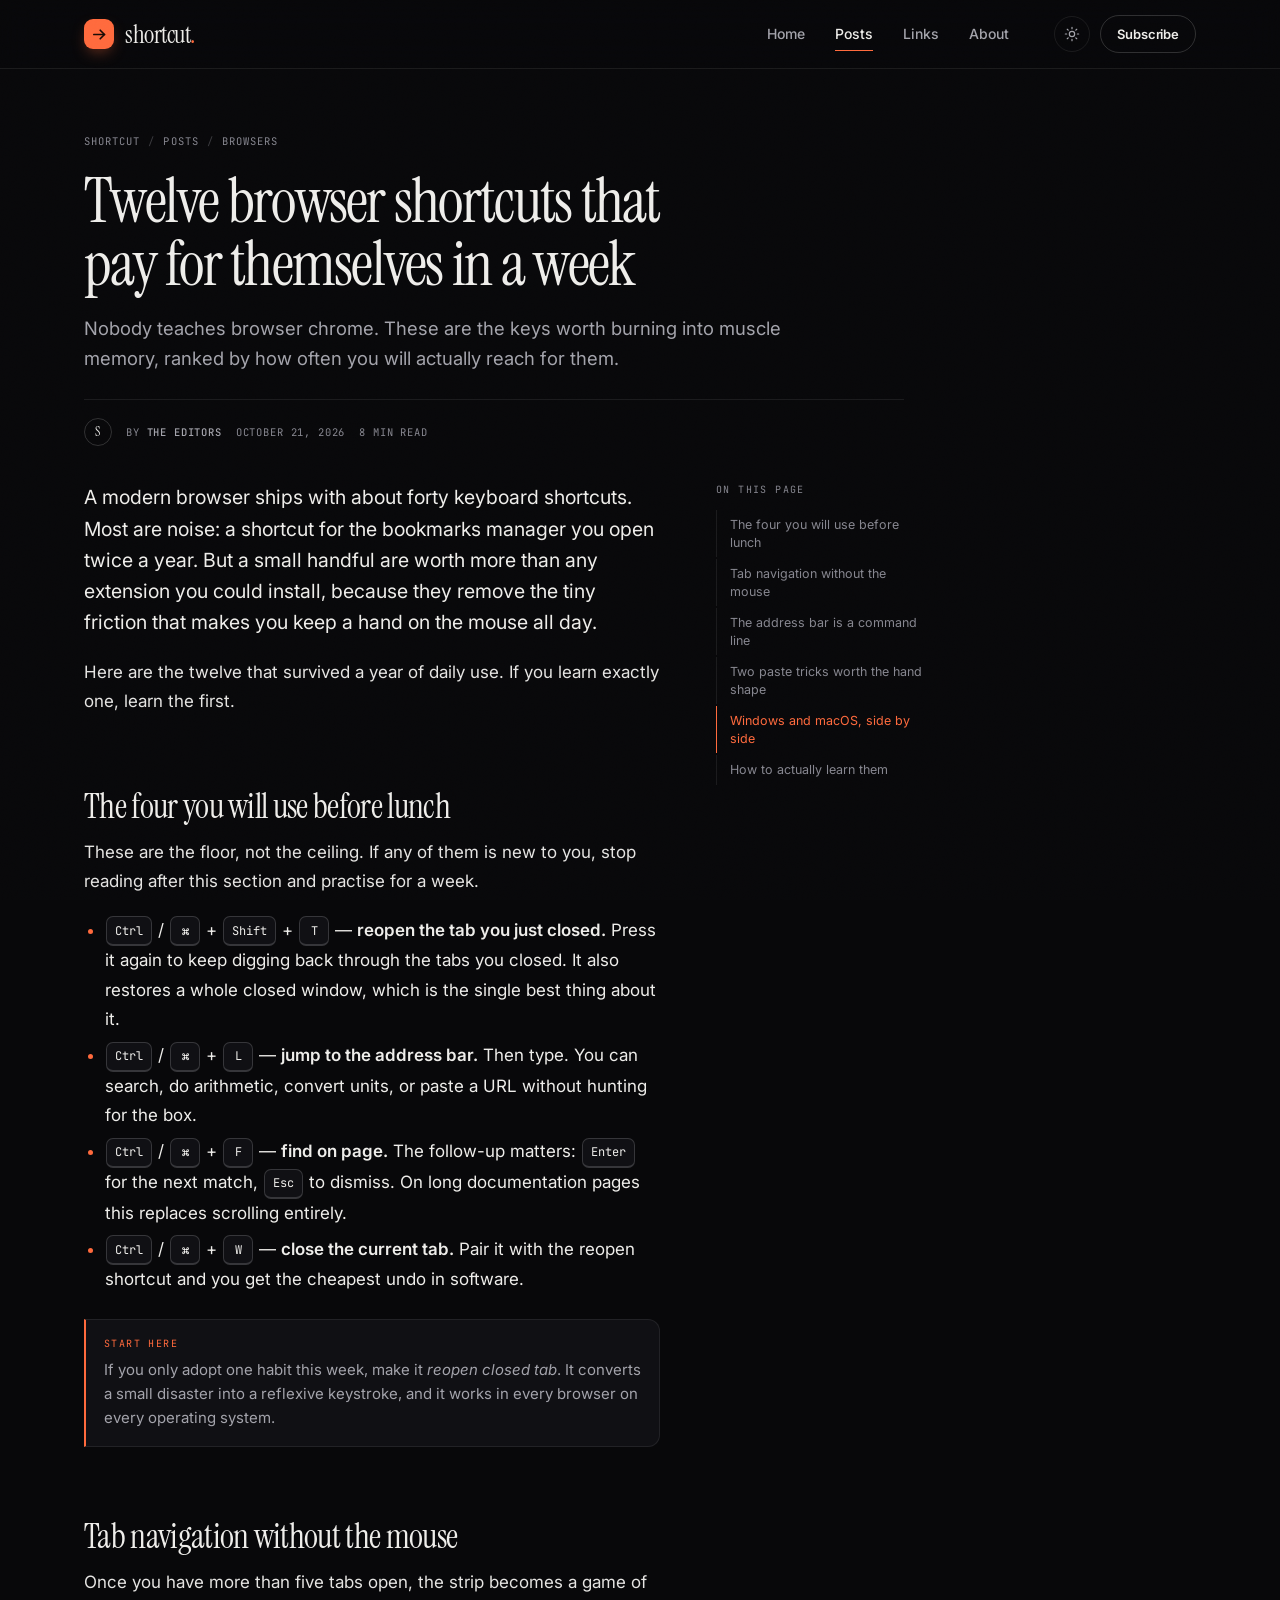
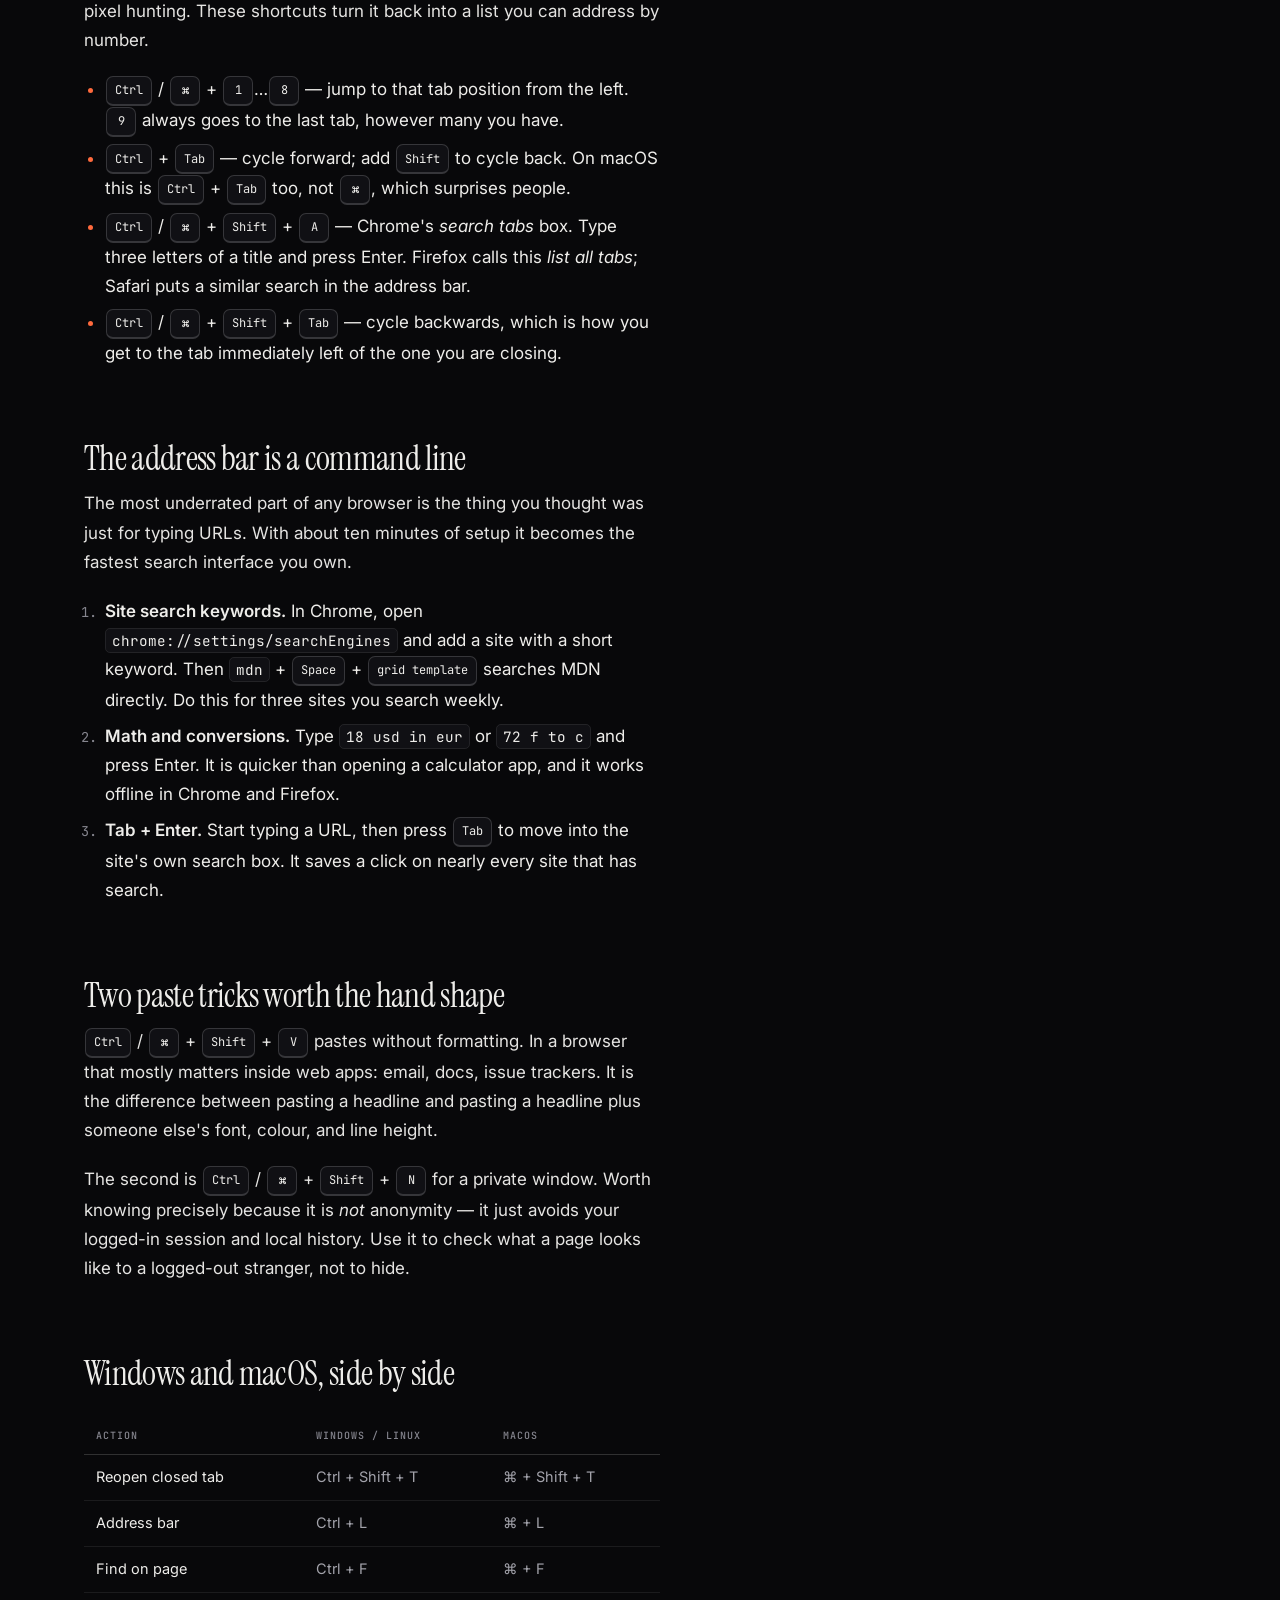
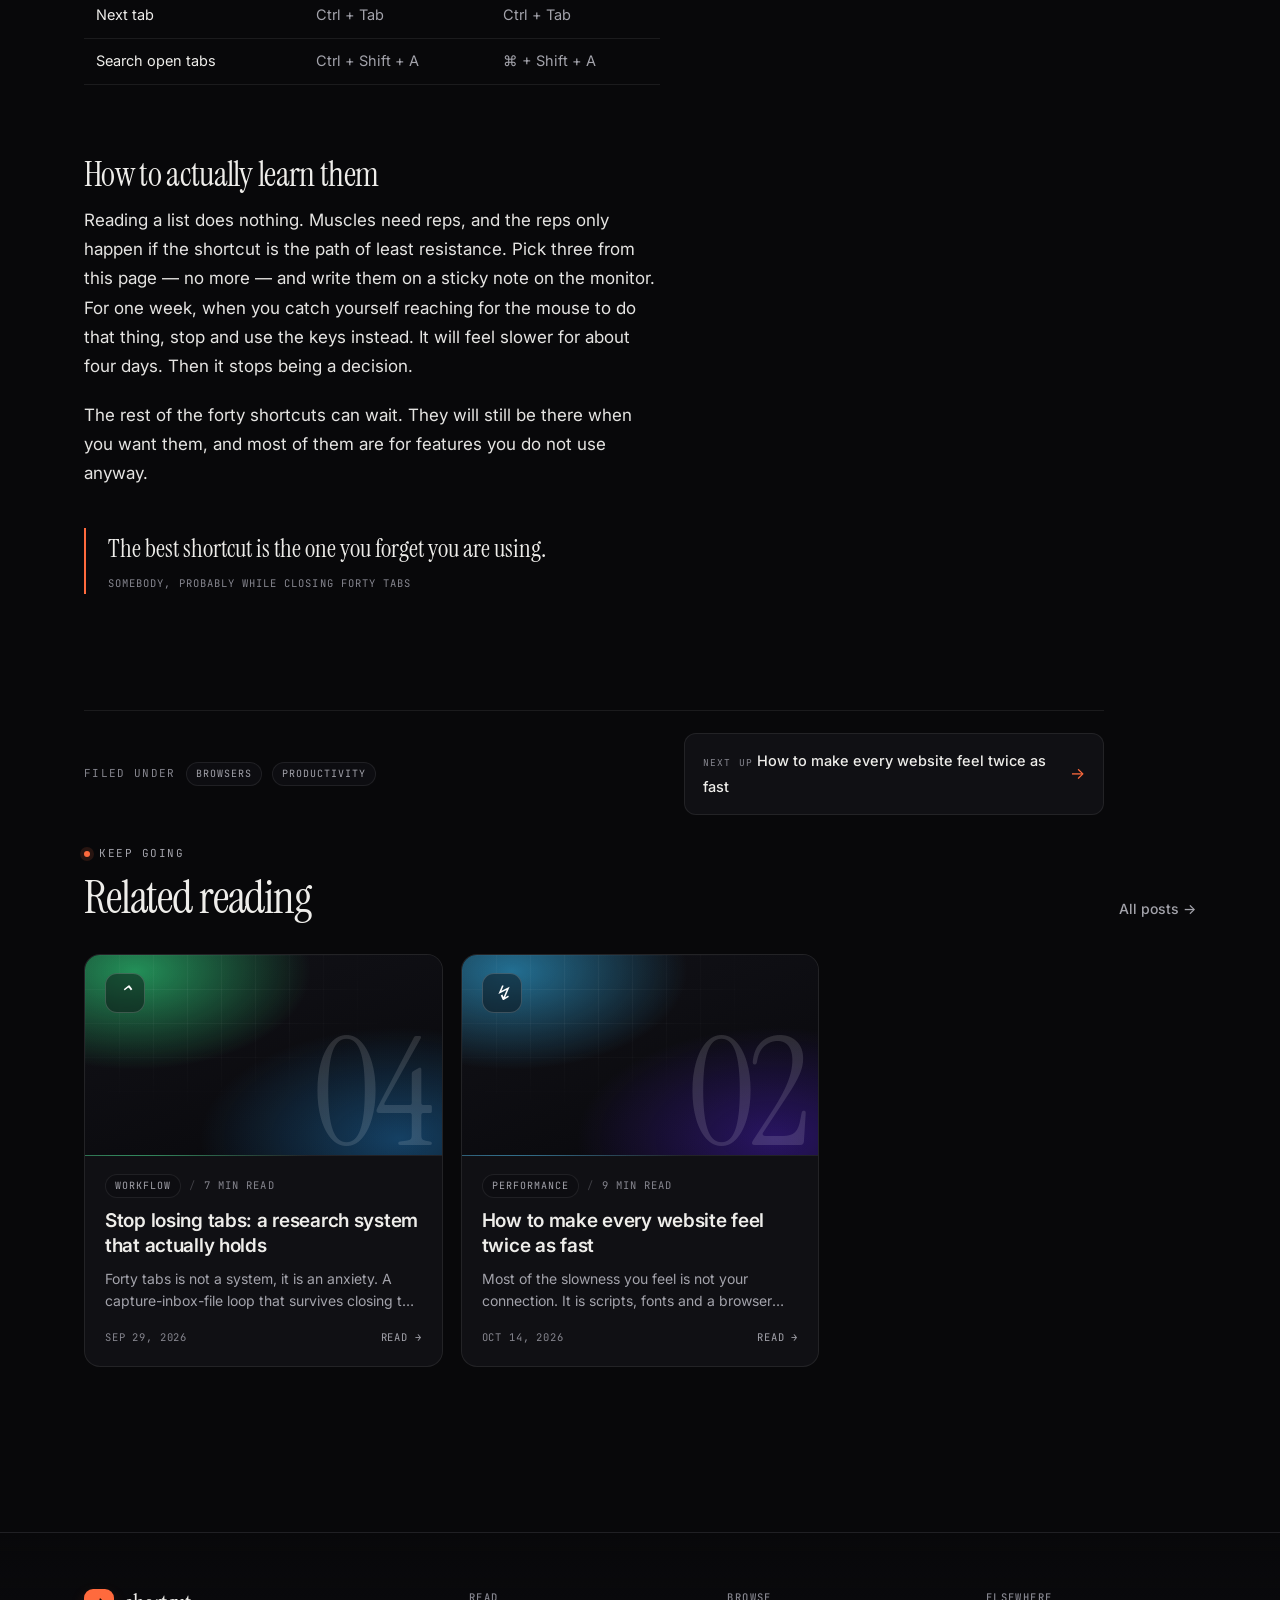
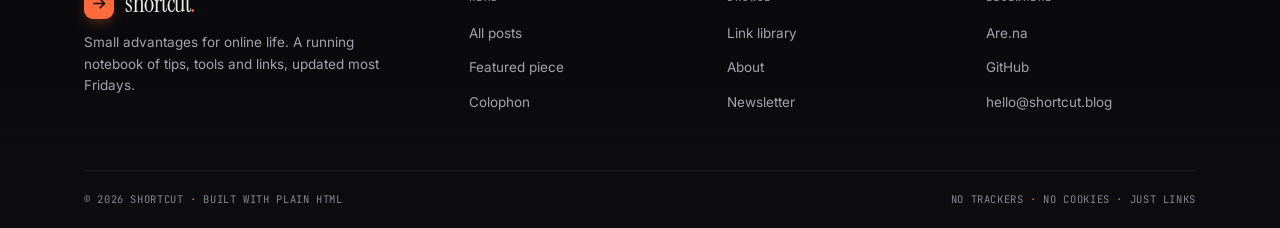
<file: website/posts/browser-shortcuts.html>
<!doctype html>
<html lang="en" data-theme="dark">
<head>
  <meta charset="utf-8">
  <meta name="viewport" content="width=device-width, initial-scale=1">
  <title>Twelve browser shortcuts that pay for themselves in a week — Shortcut</title>
  <meta name="description" content="The keys worth burning into muscle memory, ranked by how often you will actually reach for them.">
  <meta property="og:title" content="Twelve browser shortcuts that pay for themselves in a week">
  <meta property="og:description" content="The keys worth burning into muscle memory, ranked by how often you will actually reach for them.">
  <meta property="og:type" content="article">
  <meta name="theme-color" content="#08080a">
  <link rel="icon" href="data:image/svg+xml,%3Csvg xmlns='http://www.w3.org/2000/svg' viewBox='0 0 64 64'%3E%3Crect width='64' height='64' rx='16' fill='%23ff6a3d'/%3E%3Cpath d='M16 32h30M36 20l12 12-12 12' stroke='%23180b06' stroke-width='6' fill='none' stroke-linecap='round' stroke-linejoin='round'/%3E%3C/svg%3E">
  <script>try{localStorage.getItem('shortcut-theme')==='light'&&document.documentElement.setAttribute('data-theme','light')}catch(e){}</script>
  <link rel="preconnect" href="https://fonts.googleapis.com">
  <link rel="preconnect" href="https://fonts.gstatic.com" crossorigin>
  <link href="https://fonts.googleapis.com/css2?family=Instrument+Serif:ital@0;1&family=Inter:wght@400;500;600&family=JetBrains+Mono:wght@400;500&display=swap" rel="stylesheet">
  <link rel="stylesheet" href="../assets/css/style.css">
</head>
<body>
  <a class="skip-link" href="#main">Skip to content</a>

  <header class="site-header">
    <div class="container header-inner">
      <a class="brand" href="../index.html" aria-label="Shortcut, home">
        <span class="brand-mark" aria-hidden="true">
          <svg viewBox="0 0 24 24" fill="none" stroke="currentColor" stroke-width="2.4" stroke-linecap="round" stroke-linejoin="round"><path d="M4 12h15"/><path d="M13 6l6 6-6 6"/></svg>
        </span>
        shortcut<span class="brand-dot">.</span>
      </a>
      <nav class="site-nav" id="site-nav" aria-label="Main">
        <a class="nav-link" href="../index.html">Home</a>
        <a class="nav-link" href="../archive.html" aria-current="page">Posts</a>
        <a class="nav-link" href="../links.html">Links</a>
        <a class="nav-link" href="../about.html">About</a>
      </nav>
      <div class="header-actions">
        <button class="icon-btn" type="button" data-theme-toggle aria-label="Switch theme">
          <svg class="icon-sun" viewBox="0 0 24 24" fill="none" stroke="currentColor" stroke-width="1.8" stroke-linecap="round"><circle cx="12" cy="12" r="4"/><path d="M12 2v2M12 20v2M2 12h2M20 12h2M4.9 4.9l1.4 1.4M17.7 17.7l1.4 1.4M4.9 19.1l1.4-1.4M17.7 6.3l1.4-1.4"/></svg>
          <svg class="icon-moon" viewBox="0 0 24 24" fill="none" stroke="currentColor" stroke-width="1.8" stroke-linecap="round" stroke-linejoin="round"><path d="M21 12.8A9 9 0 1 1 11.2 3a7 7 0 0 0 9.8 9.8Z"/></svg>
        </button>
        <a class="btn btn-ghost btn-sm header-cta" href="../index.html#subscribe">Subscribe</a>
        <button class="icon-btn nav-toggle" type="button" aria-expanded="false" aria-controls="site-nav" aria-label="Open menu">
          <svg viewBox="0 0 24 24" fill="none" stroke="currentColor" stroke-width="1.8" stroke-linecap="round"><path d="M3 6h18M3 12h18M3 18h18"/></svg>
        </button>
      </div>
    </div>
  </header>

  <div class="read-progress" aria-hidden="true"></div>

  <main id="main">
    <article>
      <div class="container">
        <header class="article-hero">
          <nav class="breadcrumb" aria-label="Breadcrumb">
            <a href="../index.html">Shortcut</a><span class="slash">/</span>
            <a href="../archive.html">Posts</a><span class="slash">/</span>
            <span>Browsers</span>
          </nav>
          <h1>Twelve browser shortcuts that pay for themselves in a week</h1>
          <p class="article-dek">
            Nobody teaches browser chrome. These are the keys worth burning into muscle memory,
            ranked by how often you will actually reach for them.
          </p>
          <div class="byline">
            <span class="avatar" aria-hidden="true">S</span>
            <span>By <b>The editors</b></span>
            <span>October 21, 2026</span>
            <span>8 min read</span>
          </div>
        </header>
      </div>

      <div class="container article-body">
        <div class="prose" id="prose">
          <p class="lead">
            A modern browser ships with about forty keyboard shortcuts. Most are noise: a shortcut
            for the bookmarks manager you open twice a year. But a small handful are worth more than
            any extension you could install, because they remove the tiny friction that makes you
            keep a hand on the mouse all day.
          </p>
          <p>
            Here are the twelve that survived a year of daily use. If you learn exactly one, learn
            the first.
          </p>

          <h2>The four you will use before lunch</h2>
          <p>
            These are the floor, not the ceiling. If any of them is new to you, stop reading after
            this section and practise for a week.
          </p>
          <ul>
            <li>
              <span class="kbd">Ctrl</span> / <span class="kbd">&#8984;</span> +
              <span class="kbd">Shift</span> + <span class="kbd">T</span> &mdash;
              <strong>reopen the tab you just closed.</strong> Press it again to keep digging back
              through the tabs you closed. It also restores a whole closed window, which is the
              single best thing about it.
            </li>
            <li>
              <span class="kbd">Ctrl</span> / <span class="kbd">&#8984;</span> +
              <span class="kbd">L</span> &mdash; <strong>jump to the address bar.</strong>
              Then type. You can search, do arithmetic, convert units, or paste a URL without
              hunting for the box.
            </li>
            <li>
              <span class="kbd">Ctrl</span> / <span class="kbd">&#8984;</span> +
              <span class="kbd">F</span> &mdash; <strong>find on page.</strong> The follow-up matters:
              <span class="kbd">Enter</span> for the next match, <span class="kbd">Esc</span> to
              dismiss. On long documentation pages this replaces scrolling entirely.
            </li>
            <li>
              <span class="kbd">Ctrl</span> / <span class="kbd">&#8984;</span> +
              <span class="kbd">W</span> &mdash; <strong>close the current tab.</strong>
              Pair it with the reopen shortcut and you get the cheapest undo in software.
            </li>
          </ul>

          <div class="callout">
            <span class="callout-label">Start here</span>
            <p>
              If you only adopt one habit this week, make it <em>reopen closed tab</em>. It converts
              a small disaster into a reflexive keystroke, and it works in every browser on every
              operating system.
            </p>
          </div>

          <h2>Tab navigation without the mouse</h2>
          <p>
            Once you have more than five tabs open, the strip becomes a game of pixel hunting.
            These shortcuts turn it back into a list you can address by number.
          </p>
          <ul>
            <li>
              <span class="kbd">Ctrl</span> / <span class="kbd">&#8984;</span> +
              <span class="kbd">1</span>&hellip;<span class="kbd">8</span> &mdash; jump to that tab
              position from the left. <span class="kbd">9</span> always goes to the last tab,
              however many you have.
            </li>
            <li>
              <span class="kbd">Ctrl</span> + <span class="kbd">Tab</span> &mdash; cycle forward;
              add <span class="kbd">Shift</span> to cycle back. On macOS this is
              <span class="kbd">Ctrl</span> + <span class="kbd">Tab</span> too, not
              <span class="kbd">&#8984;</span>, which surprises people.
            </li>
            <li>
              <span class="kbd">Ctrl</span> / <span class="kbd">&#8984;</span> +
              <span class="kbd">Shift</span> + <span class="kbd">A</span> &mdash; Chrome's
              <em>search tabs</em> box. Type three letters of a title and press Enter. Firefox calls
              this <em>list all tabs</em>; Safari puts a similar search in the address bar.
            </li>
            <li>
              <span class="kbd">Ctrl</span> / <span class="kbd">&#8984;</span> +
              <span class="kbd">Shift</span> + <span class="kbd">Tab</span> &mdash;
              cycle backwards, which is how you get to the tab immediately left of the one you are
              closing.
            </li>
          </ul>

          <h2>The address bar is a command line</h2>
          <p>
            The most underrated part of any browser is the thing you thought was just for typing
            URLs. With about ten minutes of setup it becomes the fastest search interface you own.
          </p>
          <ol>
            <li>
              <strong>Site search keywords.</strong> In Chrome, open
              <code>chrome://settings/searchEngines</code> and add a site with a short keyword.
              Then <code>mdn</code> + <span class="kbd">Space</span> + <span class="kbd">grid template</span>
              searches MDN directly. Do this for three sites you search weekly.
            </li>
            <li>
              <strong>Math and conversions.</strong> Type <code>18 usd in eur</code> or
              <code>72 f to c</code> and press Enter. It is quicker than opening a calculator app,
              and it works offline in Chrome and Firefox.
            </li>
            <li>
              <strong>Tab + Enter.</strong> Start typing a URL, then press
              <span class="kbd">Tab</span> to move into the site's own search box. It saves a click
              on nearly every site that has search.
            </li>
          </ol>

          <h2>Two paste tricks worth the hand shape</h2>
          <p>
            <span class="kbd">Ctrl</span> / <span class="kbd">&#8984;</span> +
            <span class="kbd">Shift</span> + <span class="kbd">V</span> pastes without formatting.
            In a browser that mostly matters inside web apps: email, docs, issue trackers. It is the
            difference between pasting a headline and pasting a headline plus someone else's font,
            colour, and line height.
          </p>
          <p>
            The second is <span class="kbd">Ctrl</span> / <span class="kbd">&#8984;</span> +
            <span class="kbd">Shift</span> + <span class="kbd">N</span> for a private window.
            Worth knowing precisely because it is <em>not</em> anonymity &mdash; it just avoids your
            logged-in session and local history. Use it to check what a page looks like to a
            logged-out stranger, not to hide.
          </p>

          <h2>Windows and macOS, side by side</h2>
          <table>
            <thead>
              <tr><th>Action</th><th>Windows / Linux</th><th>macOS</th></tr>
            </thead>
            <tbody>
              <tr><td>Reopen closed tab</td><td>Ctrl + Shift + T</td><td>&#8984; + Shift + T</td></tr>
              <tr><td>Address bar</td><td>Ctrl + L</td><td>&#8984; + L</td></tr>
              <tr><td>Find on page</td><td>Ctrl + F</td><td>&#8984; + F</td></tr>
              <tr><td>Next tab</td><td>Ctrl + Tab</td><td>Ctrl + Tab</td></tr>
              <tr><td>Search open tabs</td><td>Ctrl + Shift + A</td><td>&#8984; + Shift + A</td></tr>
            </tbody>
          </table>

          <h2>How to actually learn them</h2>
          <p>
            Reading a list does nothing. Muscles need reps, and the reps only happen if the
            shortcut is the path of least resistance. Pick three from this page &mdash; no more
            &mdash; and write them on a sticky note on the monitor. For one week, when you catch
            yourself reaching for the mouse to do that thing, stop and use the keys instead. It
            will feel slower for about four days. Then it stops being a decision.
          </p>
          <p>
            The rest of the forty shortcuts can wait. They will still be there when you want them,
            and most of them are for features you do not use anyway.
          </p>

          <blockquote>
            <p>The best shortcut is the one you forget you are using.</p>
            <cite>Somebody, probably while closing forty tabs</cite>
          </blockquote>
        </div>

        <aside class="toc" aria-label="On this page">
          <p class="toc-title">On this page</p>
          <nav id="toc"></nav>
        </aside>
      </div>

      <div class="container">
        <div class="article-foot">
          <div class="article-foot-inner">
            <div class="share-row">
              <span class="mono">Filed under</span>
              <span class="tag">Browsers</span>
              <span class="tag">Productivity</span>
            </div>
            <a class="next-up" href="faster-web.html">
              <span>
                <span class="label">Next up</span>
                <span class="title">How to make every website feel twice as fast</span>
              </span>
              <span class="arrow" aria-hidden="true">&rarr;</span>
            </a>
          </div>
        </div>
      </div>
    </article>

    <section class="section" aria-labelledby="related-title" style="padding-top:24px">
      <div class="container">
        <div class="section-head">
          <div>
            <p class="eyebrow">Keep going</p>
            <h2 id="related-title">Related reading</h2>
          </div>
          <a class="text-link" href="../archive.html">All posts &rarr;</a>
        </div>
        <div class="posts-grid">
          <article class="post-card reveal">
            <a class="post-card-link" href="tab-system.html">
              <div class="post-art" data-num="04" style="--h:148"><span class="art-glyph" aria-hidden="true">&#8963;</span></div>
              <div class="post-card-body">
                <div class="meta"><span class="tag">Workflow</span><span class="sep">/</span><span>7 min read</span></div>
                <h2>Stop losing tabs: a research system that actually holds</h2>
                <p>Forty tabs is not a system, it is an anxiety. A capture-inbox-file loop that survives closing the laptop.</p>
                <div class="card-foot"><span>Sep 29, 2026</span><span class="go">Read &rarr;</span></div>
              </div>
            </a>
          </article>
          <article class="post-card reveal">
            <a class="post-card-link" href="faster-web.html">
              <div class="post-art" data-num="02" style="--h:198"><span class="art-glyph" aria-hidden="true">&#8623;</span></div>
              <div class="post-card-body">
                <div class="meta"><span class="tag">Performance</span><span class="sep">/</span><span>9 min read</span></div>
                <h2>How to make every website feel twice as fast</h2>
                <p>Most of the slowness you feel is not your connection. It is scripts, fonts and a browser working against you.</p>
                <div class="card-foot"><span>Oct 14, 2026</span><span class="go">Read &rarr;</span></div>
              </div>
            </a>
          </article>
        </div>
      </div>
    </section>
  </main>

  <footer class="site-footer">
    <div class="container">
      <div class="footer-top">
        <div class="footer-brand">
          <a class="brand" href="../index.html" aria-label="Shortcut, home">
            <span class="brand-mark" aria-hidden="true">
              <svg viewBox="0 0 24 24" fill="none" stroke="currentColor" stroke-width="2.4" stroke-linecap="round" stroke-linejoin="round"><path d="M4 12h15"/><path d="M13 6l6 6-6 6"/></svg>
            </span>
            shortcut<span class="brand-dot">.</span>
          </a>
          <p>Small advantages for online life. A running notebook of tips, tools and links, updated most Fridays.</p>
        </div>
        <div class="footer-col">
          <h3>Read</h3>
          <ul>
            <li><a href="../archive.html">All posts</a></li>
            <li><a href="browser-shortcuts.html">Featured piece</a></li>
            <li><a href="../about.html#colophon">Colophon</a></li>
          </ul>
        </div>
        <div class="footer-col">
          <h3>Browse</h3>
          <ul>
            <li><a href="../links.html">Link library</a></li>
            <li><a href="../about.html">About</a></li>
            <li><a href="../index.html#subscribe">Newsletter</a></li>
          </ul>
        </div>
        <div class="footer-col">
          <h3>Elsewhere</h3>
          <ul>
            <li><a href="https://www.are.na" target="_blank" rel="noopener noreferrer">Are.na</a></li>
            <li><a href="https://github.com" target="_blank" rel="noopener noreferrer">GitHub</a></li>
            <li><a href="mailto:hello@shortcut.blog">hello@shortcut.blog</a></li>
          </ul>
        </div>
      </div>
      <div class="footer-bottom">
        <span>&copy; <span data-year>2026</span> Shortcut <span class="dot">&middot;</span> Built with plain HTML</span>
        <span>No trackers <span class="dot">&middot;</span> No cookies <span class="dot">&middot;</span> Just links</span>
      </div>
    </div>
  </footer>

  <script src="../assets/js/site.js"></script>
</body>
</html>
</file>
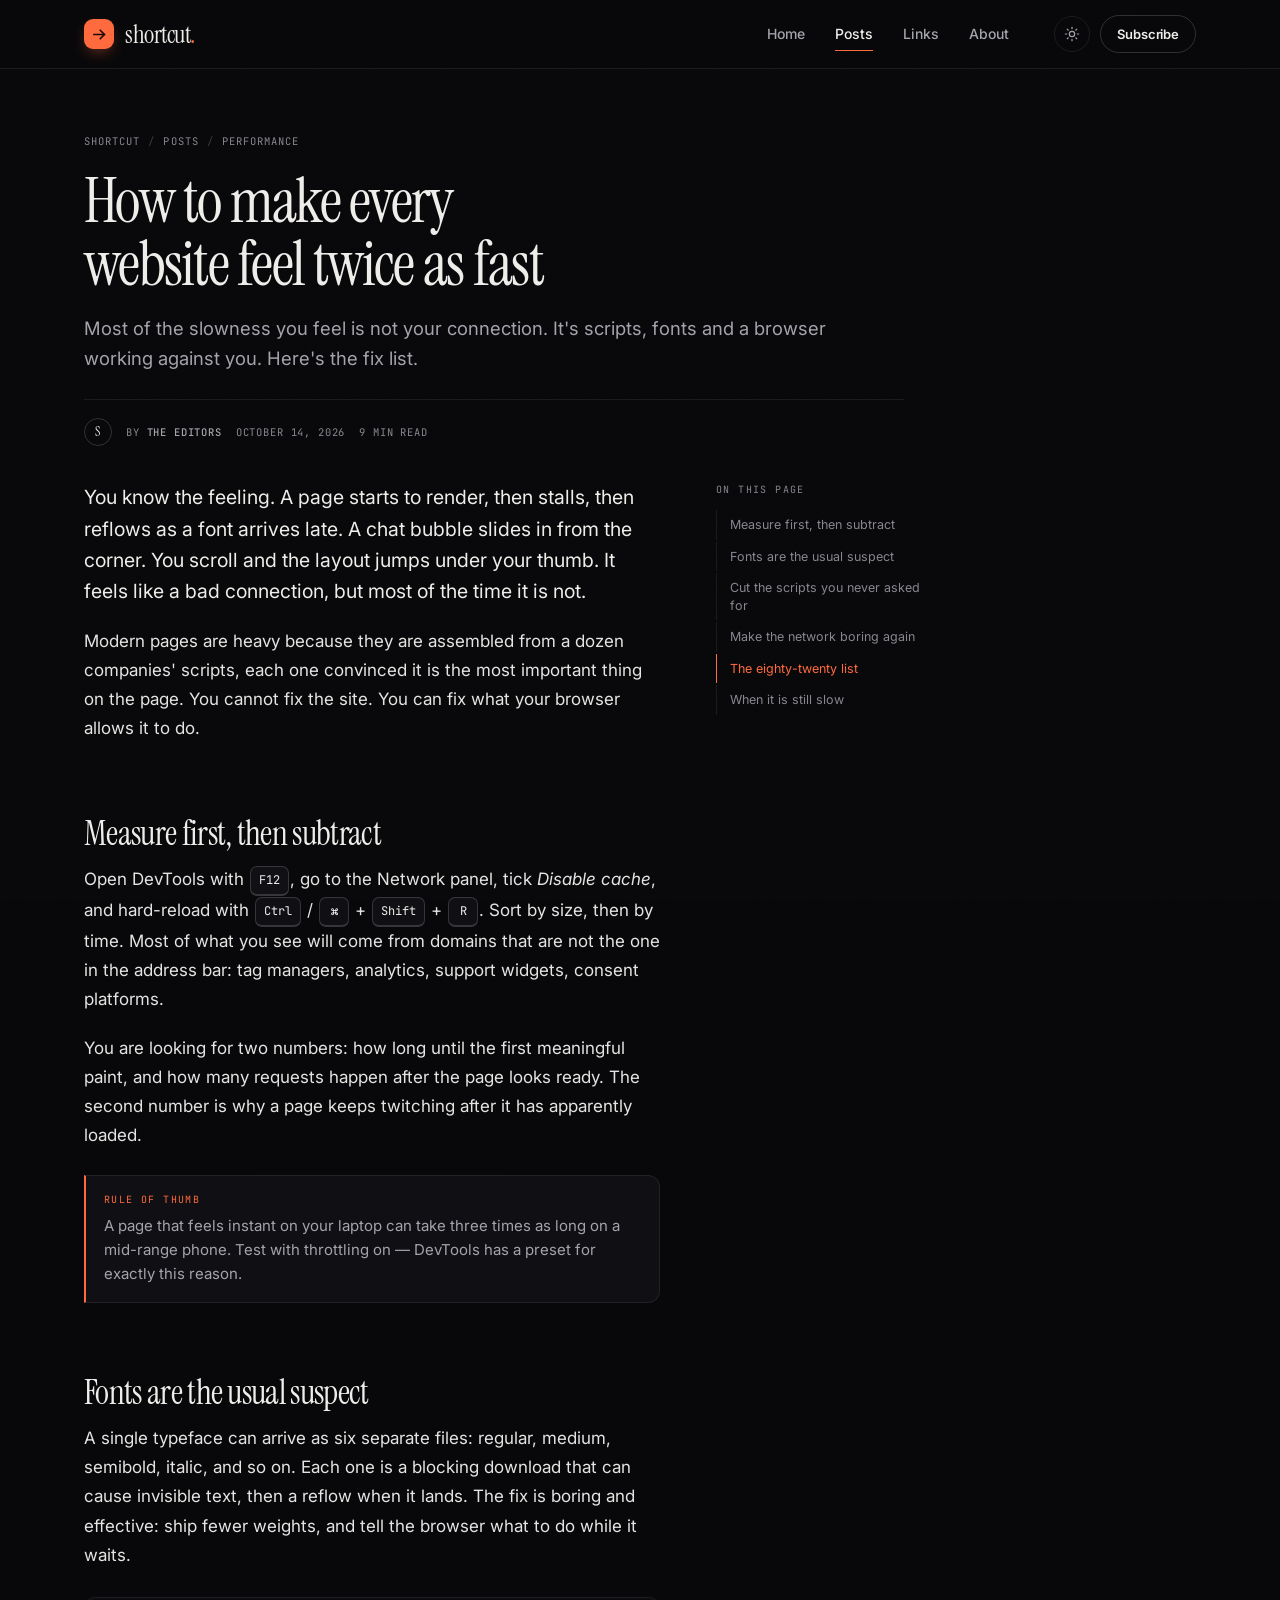
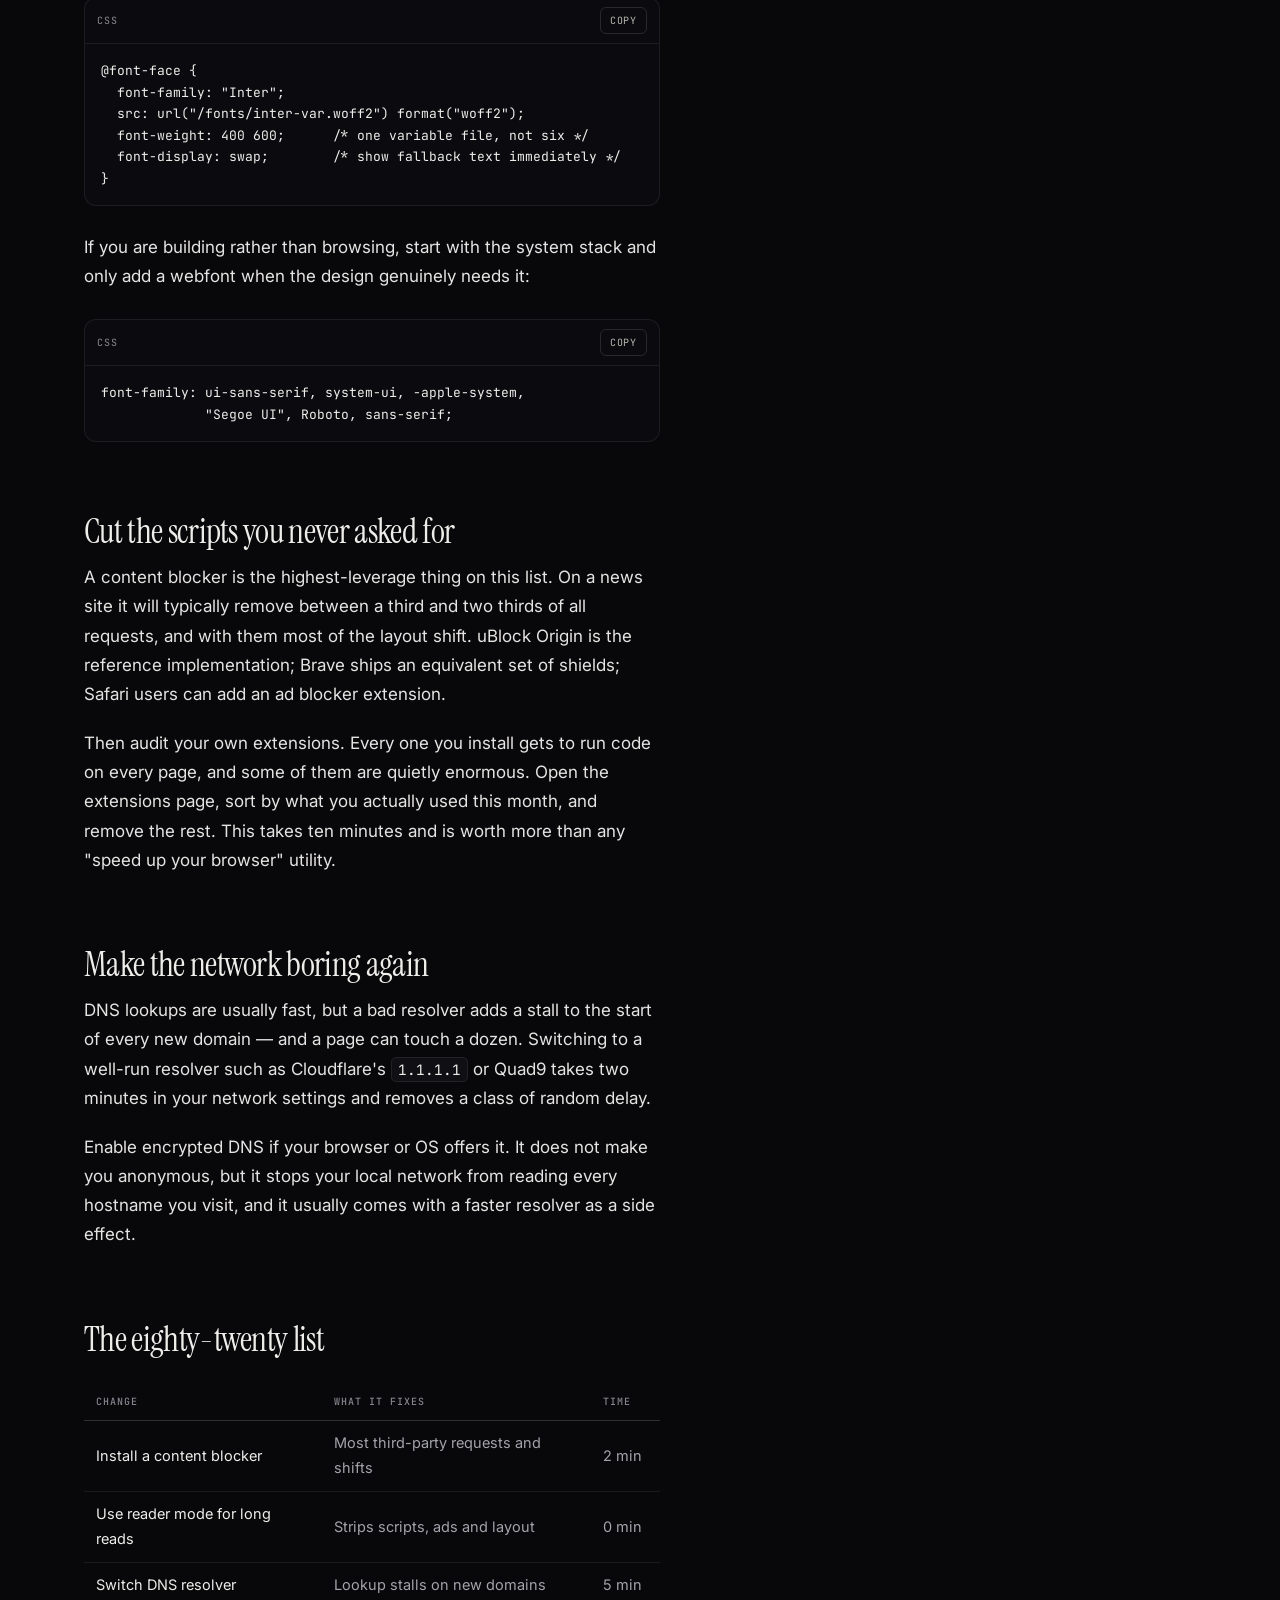
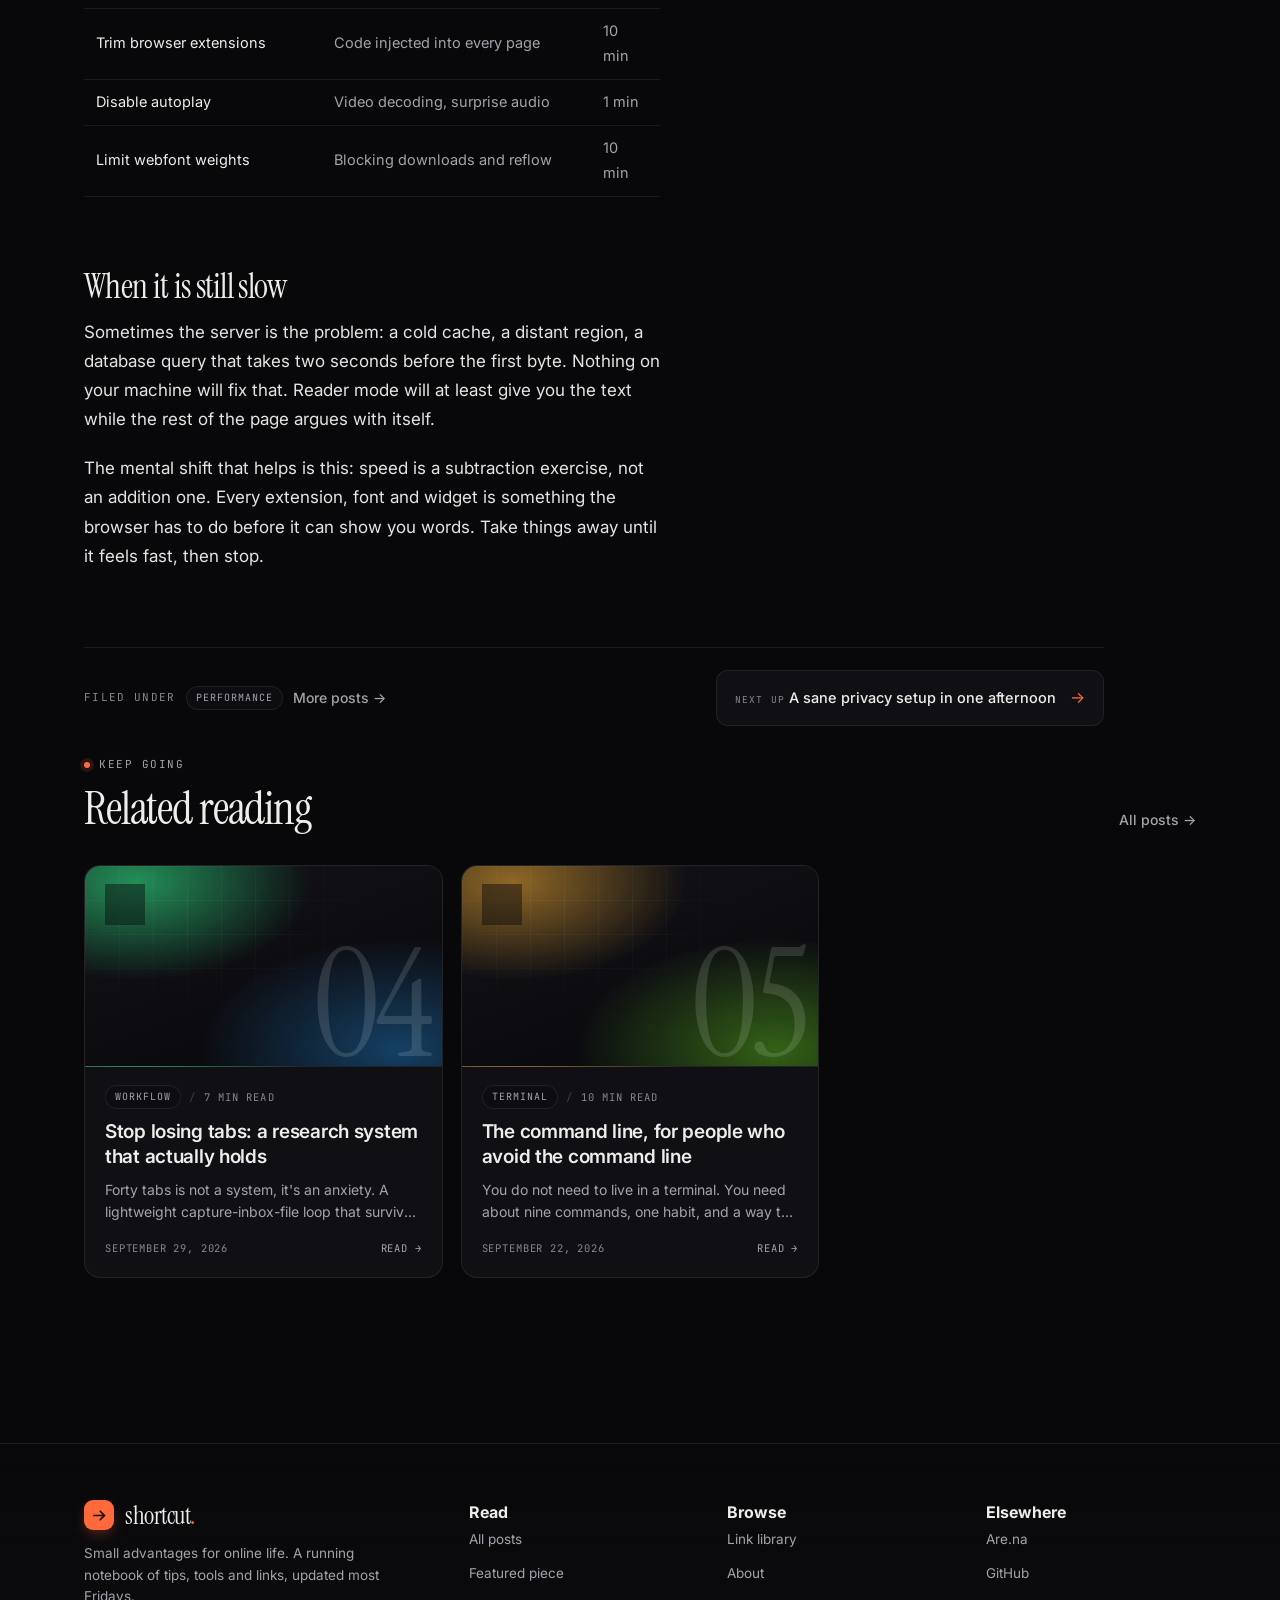
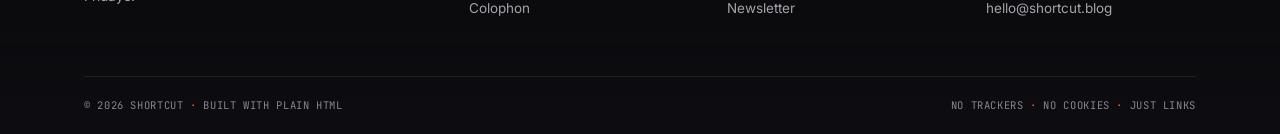
<file: website/posts/faster-web.html>
<!doctype html>
<html lang="en" data-theme="dark">
<head>
  <meta charset="utf-8">
  <meta name="viewport" content="width=device-width, initial-scale=1">
  <title>How to make every website feel twice as fast &mdash; Shortcut</title>
  <meta name="description" content="Most of the slowness you feel is not your connection. It's scripts, fonts and a browser working against you. Here's the fix list.">
  <meta property="og:title" content="How to make every website feel twice as fast">
  <meta property="og:description" content="Most of the slowness you feel is not your connection. It's scripts, fonts and a browser working against you. Here's the fix list.">
  <meta property="og:type" content="article">
  <meta name="theme-color" content="#08080a">
  <link rel="icon" href="data:image/svg+xml,%3Csvg xmlns='http://www.w3.org/2000/svg' viewBox='0 0 64 64'%3E%3Crect width='64' height='64' rx='16' fill='%23ff6a3d'/%3E%3Cpath d='M16 32h30M36 20l12 12-12 12' stroke='%23180b06' stroke-width='6' fill='none' stroke-linecap='round' stroke-linejoin='round'/%3E%3C/svg%3E">
  <script>try{localStorage.getItem('shortcut-theme')==='light'&&document.documentElement.setAttribute('data-theme','light')}catch(e){}</script>
  <link rel="preconnect" href="https://fonts.googleapis.com">
  <link rel="preconnect" href="https://fonts.gstatic.com" crossorigin>
  <link href="https://fonts.googleapis.com/css2?family=Instrument+Serif:ital@0;1&family=Inter:wght@400;500;600&family=JetBrains+Mono:wght@400;500&display=swap" rel="stylesheet">
  <link rel="stylesheet" href="../assets/css/style.css">
</head>
<body>
  <a class="skip-link" href="#main">Skip to content</a>

  <header class="site-header">
    <div class="container header-inner">
      <a class="brand" href="../index.html" aria-label="Shortcut, home">
        <span class="brand-mark" aria-hidden="true">
          <svg viewBox="0 0 24 24" fill="none" stroke="currentColor" stroke-width="2.4" stroke-linecap="round" stroke-linejoin="round"><path d="M4 12h15"/><path d="M13 6l6 6-6 6"/></svg>
        </span>
        shortcut<span class="brand-dot">.</span>
      </a>
      <nav class="site-nav" id="site-nav" aria-label="Main">
        <a class="nav-link" href="../index.html">Home</a>
        <a class="nav-link" href="../archive.html" aria-current="page">Posts</a>
        <a class="nav-link" href="../links.html">Links</a>
        <a class="nav-link" href="../about.html">About</a>
      </nav>
      <div class="header-actions">
        <button class="icon-btn" type="button" data-theme-toggle aria-label="Switch theme">
          <svg class="icon-sun" viewBox="0 0 24 24" fill="none" stroke="currentColor" stroke-width="1.8" stroke-linecap="round"><circle cx="12" cy="12" r="4"/><path d="M12 2v2M12 20v2M2 12h2M20 12h2M4.9 4.9l1.4 1.4M17.7 17.7l1.4 1.4M4.9 19.1l1.4-1.4M17.7 6.3l1.4-1.4"/></svg>
          <svg class="icon-moon" viewBox="0 0 24 24" fill="none" stroke="currentColor" stroke-width="1.8" stroke-linecap="round" stroke-linejoin="round"><path d="M21 12.8A9 9 0 1 1 11.2 3a7 7 0 0 0 9.8 9.8Z"/></svg>
        </button>
        <a class="btn btn-ghost btn-sm header-cta" href="../index.html#subscribe">Subscribe</a>
        <button class="icon-btn nav-toggle" type="button" aria-expanded="false" aria-controls="site-nav" aria-label="Open menu">
          <svg viewBox="0 0 24 24" fill="none" stroke="currentColor" stroke-width="1.8" stroke-linecap="round"><path d="M3 6h18M3 12h18M3 18h18"/></svg>
        </button>
      </div>
    </div>
  </header>

  <div class="read-progress" aria-hidden="true"></div>

  <main id="main">
    <article>
      <div class="container">
        <header class="article-hero">
          <nav class="breadcrumb" aria-label="Breadcrumb">
            <a href="../index.html">Shortcut</a><span class="slash">/</span>
            <a href="../archive.html">Posts</a><span class="slash">/</span>
            <span>Performance</span>
          </nav>
          <h1>How to make every website feel twice as fast</h1>
          <p class="article-dek">Most of the slowness you feel is not your connection. It's scripts, fonts and a browser working against you. Here's the fix list.</p>
          <div class="byline">
            <span class="avatar" aria-hidden="true">S</span>
            <span>By <b>The editors</b></span>
            <span>October 14, 2026</span>
            <span>9 min read</span>
          </div>
        </header>
      </div>

      <div class="container article-body">
        <div class="prose" id="prose">
          <p class="lead">
            You know the feeling. A page starts to render, then stalls, then reflows as a font
            arrives late. A chat bubble slides in from the corner. You scroll and the layout jumps
            under your thumb. It feels like a bad connection, but most of the time it is not.
          </p>
          <p>
            Modern pages are heavy because they are assembled from a dozen companies' scripts, each
            one convinced it is the most important thing on the page. You cannot fix the site. You
            can fix what your browser allows it to do.
          </p>

          <h2>Measure first, then subtract</h2>
          <p>
            Open DevTools with <span class="kbd">F12</span>, go to the Network panel, tick
            <em>Disable cache</em>, and hard-reload with
            <span class="kbd">Ctrl</span> / <span class="kbd">&#8984;</span> +
            <span class="kbd">Shift</span> + <span class="kbd">R</span>. Sort by size, then by
            time. Most of what you see will come from domains that are not the one in the address
            bar: tag managers, analytics, support widgets, consent platforms.
          </p>
          <p>
            You are looking for two numbers: how long until the first meaningful paint, and how
            many requests happen after the page looks ready. The second number is why a page keeps
            twitching after it has apparently loaded.
          </p>

          <div class="callout">
            <span class="callout-label">Rule of thumb</span>
            <p>
              A page that feels instant on your laptop can take three times as long on a mid-range
              phone. Test with throttling on &mdash; DevTools has a preset for exactly this reason.
            </p>
          </div>

          <h2>Fonts are the usual suspect</h2>
          <p>
            A single typeface can arrive as six separate files: regular, medium, semibold, italic,
            and so on. Each one is a blocking download that can cause invisible text, then a
            reflow when it lands. The fix is boring and effective: ship fewer weights, and tell the
            browser what to do while it waits.
          </p>

          <div class="code-block">
            <div class="code-head"><span>CSS</span><button class="copy-btn" type="button" data-copy>Copy</button></div>
            <pre><code>@font-face {
  font-family: "Inter";
  src: url("/fonts/inter-var.woff2") format("woff2");
  font-weight: 400 600;      /* one variable file, not six */
  font-display: swap;        /* show fallback text immediately */
}</code></pre>
          </div>

          <p>
            If you are building rather than browsing, start with the system stack and only add a
            webfont when the design genuinely needs it:
          </p>

          <div class="code-block">
            <div class="code-head"><span>CSS</span><button class="copy-btn" type="button" data-copy>Copy</button></div>
            <pre><code>font-family: ui-sans-serif, system-ui, -apple-system,
             "Segoe UI", Roboto, sans-serif;</code></pre>
          </div>

          <h2>Cut the scripts you never asked for</h2>
          <p>
            A content blocker is the highest-leverage thing on this list. On a news site it will
            typically remove between a third and two thirds of all requests, and with them most of
            the layout shift. uBlock Origin is the reference implementation; Brave ships an
            equivalent set of shields; Safari users can add an ad blocker extension.
          </p>
          <p>
            Then audit your own extensions. Every one you install gets to run code on every page,
            and some of them are quietly enormous. Open the extensions page, sort by what you
            actually used this month, and remove the rest. This takes ten minutes and is worth more
            than any "speed up your browser" utility.
          </p>

          <h2>Make the network boring again</h2>
          <p>
            DNS lookups are usually fast, but a bad resolver adds a stall to the start of every new
            domain &mdash; and a page can touch a dozen. Switching to a well-run resolver such as
            Cloudflare's <code>1.1.1.1</code> or Quad9 takes two minutes in your network settings
            and removes a class of random delay.
          </p>
          <p>
            Enable encrypted DNS if your browser or OS offers it. It does not make you anonymous,
            but it stops your local network from reading every hostname you visit, and it usually
            comes with a faster resolver as a side effect.
          </p>

          <h2>The eighty-twenty list</h2>
          <table>
            <thead>
              <tr><th>Change</th><th>What it fixes</th><th>Time</th></tr>
            </thead>
            <tbody>
              <tr><td>Install a content blocker</td><td>Most third-party requests and shifts</td><td>2 min</td></tr>
              <tr><td>Use reader mode for long reads</td><td>Strips scripts, ads and layout</td><td>0 min</td></tr>
              <tr><td>Switch DNS resolver</td><td>Lookup stalls on new domains</td><td>5 min</td></tr>
              <tr><td>Trim browser extensions</td><td>Code injected into every page</td><td>10 min</td></tr>
              <tr><td>Disable autoplay</td><td>Video decoding, surprise audio</td><td>1 min</td></tr>
              <tr><td>Limit webfont weights</td><td>Blocking downloads and reflow</td><td>10 min</td></tr>
            </tbody>
          </table>

          <h2>When it is still slow</h2>
          <p>
            Sometimes the server is the problem: a cold cache, a distant region, a database query
            that takes two seconds before the first byte. Nothing on your machine will fix that.
            Reader mode will at least give you the text while the rest of the page argues with
            itself.
          </p>
          <p>
            The mental shift that helps is this: speed is a subtraction exercise, not an addition
            one. Every extension, font and widget is something the browser has to do before it can
            show you words. Take things away until it feels fast, then stop.
          </p>
        </div>

        <aside class="toc" aria-label="On this page">
          <p class="toc-title">On this page</p>
          <nav id="toc"></nav>
        </aside>
      </div>

      <div class="container">
        <div class="article-foot">
          <div class="article-foot-inner">
            <div class="share-row">
              <span class="mono">Filed under</span>
              <span class="tag">Performance</span>
              <a class="text-link" href="../archive.html">More posts &rarr;</a>
            </div>
            <a class="next-up" href="privacy-afternoon.html">
              <span>
                <span class="label">Next up</span>
                <span class="title">A sane privacy setup in one afternoon</span>
              </span>
              <span class="arrow" aria-hidden="true">&rarr;</span>
            </a>
          </div>
        </div>
      </div>
    </article>

    <section class="section" aria-labelledby="related-title" style="padding-top:24px">
      <div class="container">
        <div class="section-head">
          <div>
            <p class="eyebrow">Keep going</p>
            <h2 id="related-title">Related reading</h2>
          </div>
          <a class="text-link" href="../archive.html">All posts &rarr;</a>
        </div>
        <div class="posts-grid">
          <article class="post-card reveal">
            <a class="post-card-link" href="tab-system.html">
              <div class="post-art" data-num="04" style="--h:148"><span class="art-glyph" aria-hidden="true">&#8983;</span></div>
              <div class="post-card-body">
                <div class="meta"><span class="tag">Workflow</span><span class="sep">/</span><span>7 min read</span></div>
                <h2>Stop losing tabs: a research system that actually holds</h2>
                <p>Forty tabs is not a system, it's an anxiety. A lightweight capture-inbox-file loop that survives closing the laptop.</p>
                <div class="card-foot"><span>September 29, 2026</span><span class="go">Read &rarr;</span></div>
              </div>
            </a>
          </article>
          <article class="post-card reveal">
            <a class="post-card-link" href="terminal-for-humans.html">
              <div class="post-art" data-num="05" style="--h:38"><span class="art-glyph" aria-hidden="true">&#10095;</span></div>
              <div class="post-card-body">
                <div class="meta"><span class="tag">Terminal</span><span class="sep">/</span><span>10 min read</span></div>
                <h2>The command line, for people who avoid the command line</h2>
                <p>You do not need to live in a terminal. You need about nine commands, one habit, and a way to undo your mistakes.</p>
                <div class="card-foot"><span>September 22, 2026</span><span class="go">Read &rarr;</span></div>
              </div>
            </a>
          </article>
        </div>
      </div>
    </section>
  </main>

  <footer class="site-footer">
    <div class="container">
      <div class="footer-top">
        <div class="footer-brand">
          <a class="brand" href="../index.html" aria-label="Shortcut, home">
            <span class="brand-mark" aria-hidden="true">
              <svg viewBox="0 0 24 24" fill="none" stroke="currentColor" stroke-width="2.4" stroke-linecap="round" stroke-linejoin="round"><path d="M4 12h15"/><path d="M13 6l6 6-6 6"/></svg>
            </span>
            shortcut<span class="brand-dot">.</span>
          </a>
          <p>Small advantages for online life. A running notebook of tips, tools and links, updated most Fridays.</p>
        </div>
        <div class="footer-col">
          <h4>Read</h4>
          <ul>
            <li><a href="../archive.html">All posts</a></li>
            <li><a href="browser-shortcuts.html">Featured piece</a></li>
            <li><a href="../about.html#colophon">Colophon</a></li>
          </ul>
        </div>
        <div class="footer-col">
          <h4>Browse</h4>
          <ul>
            <li><a href="../links.html">Link library</a></li>
            <li><a href="../about.html">About</a></li>
            <li><a href="../index.html#subscribe">Newsletter</a></li>
          </ul>
        </div>
        <div class="footer-col">
          <h4>Elsewhere</h4>
          <ul>
            <li><a href="https://www.are.na" target="_blank" rel="noopener noreferrer">Are.na</a></li>
            <li><a href="https://github.com" target="_blank" rel="noopener noreferrer">GitHub</a></li>
            <li><a href="mailto:hello@shortcut.blog">hello@shortcut.blog</a></li>
          </ul>
        </div>
      </div>
      <div class="footer-bottom">
        <span>&copy; <span data-year>2026</span> Shortcut <span class="dot">&middot;</span> Built with plain HTML</span>
        <span>No trackers <span class="dot">&middot;</span> No cookies <span class="dot">&middot;</span> Just links</span>
      </div>
    </div>
  </footer>

  <script src="../assets/js/site.js"></script>
</body>
</html>
</file>
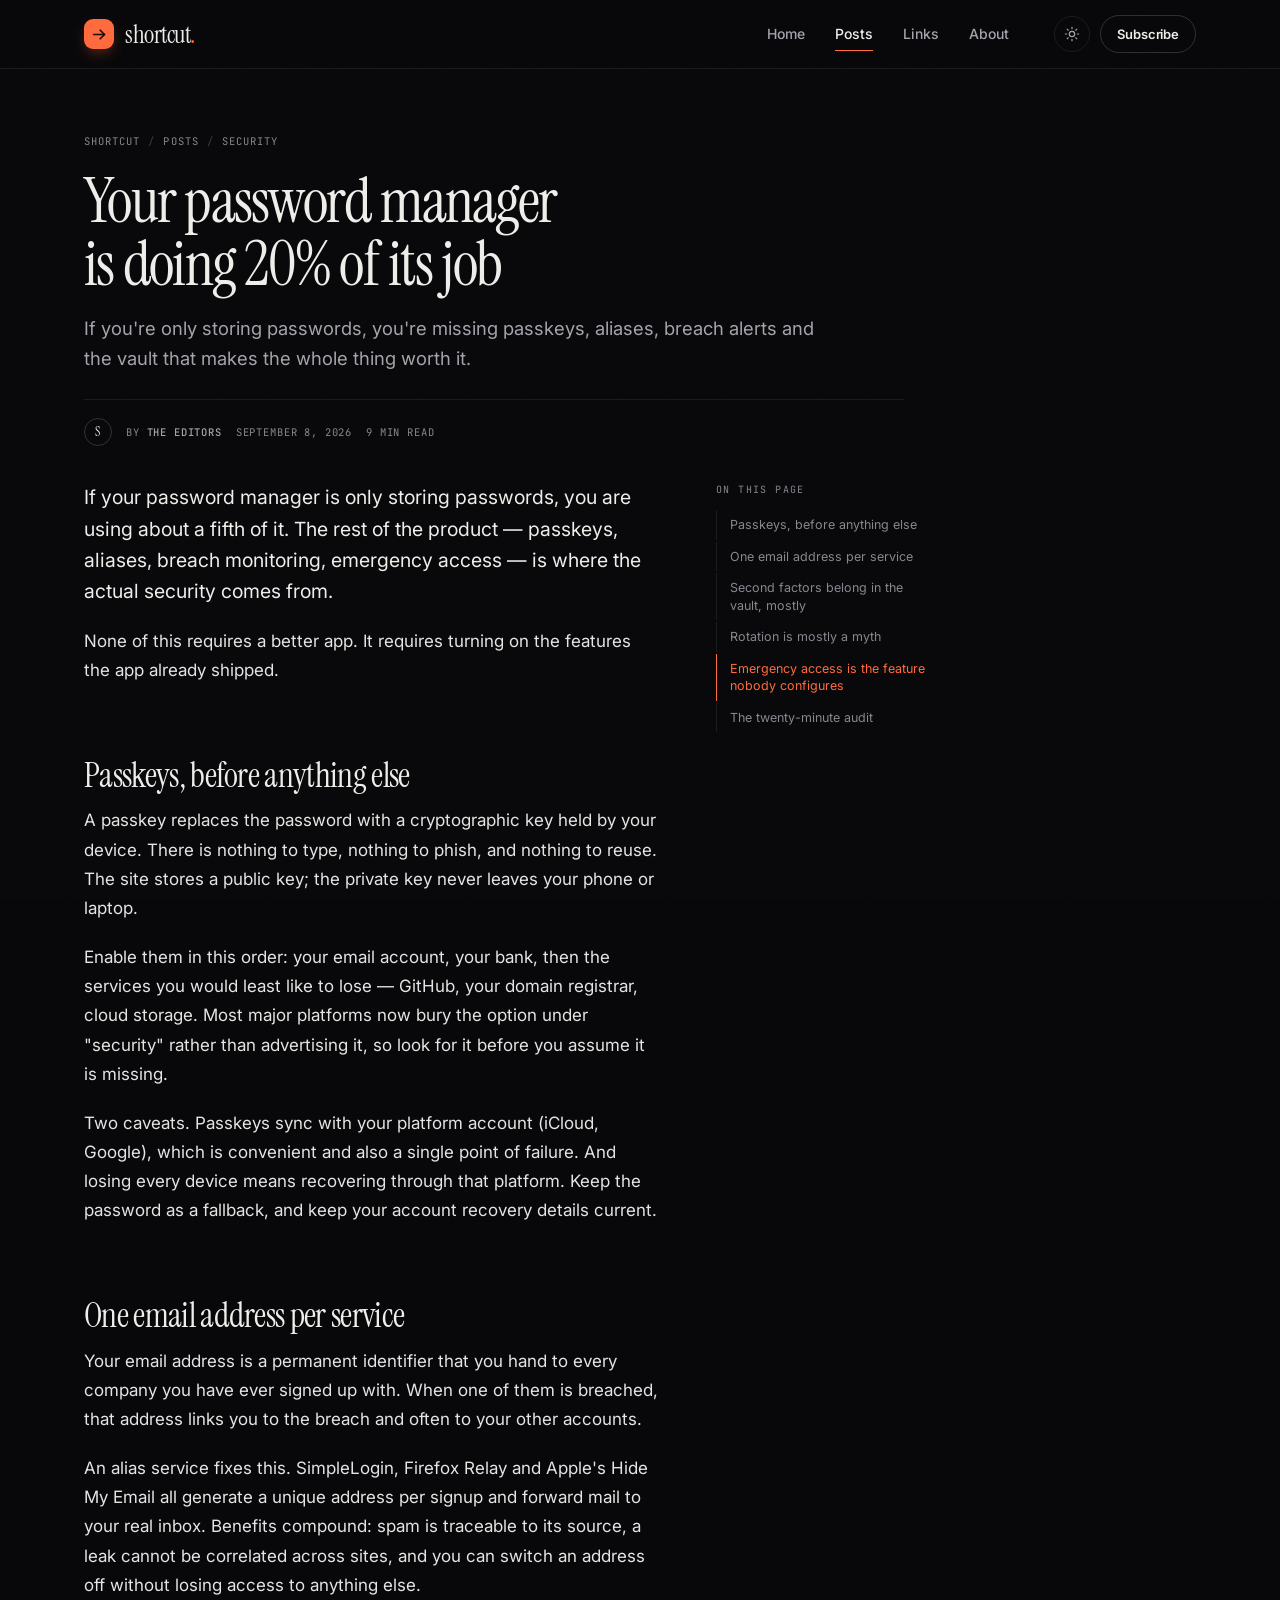
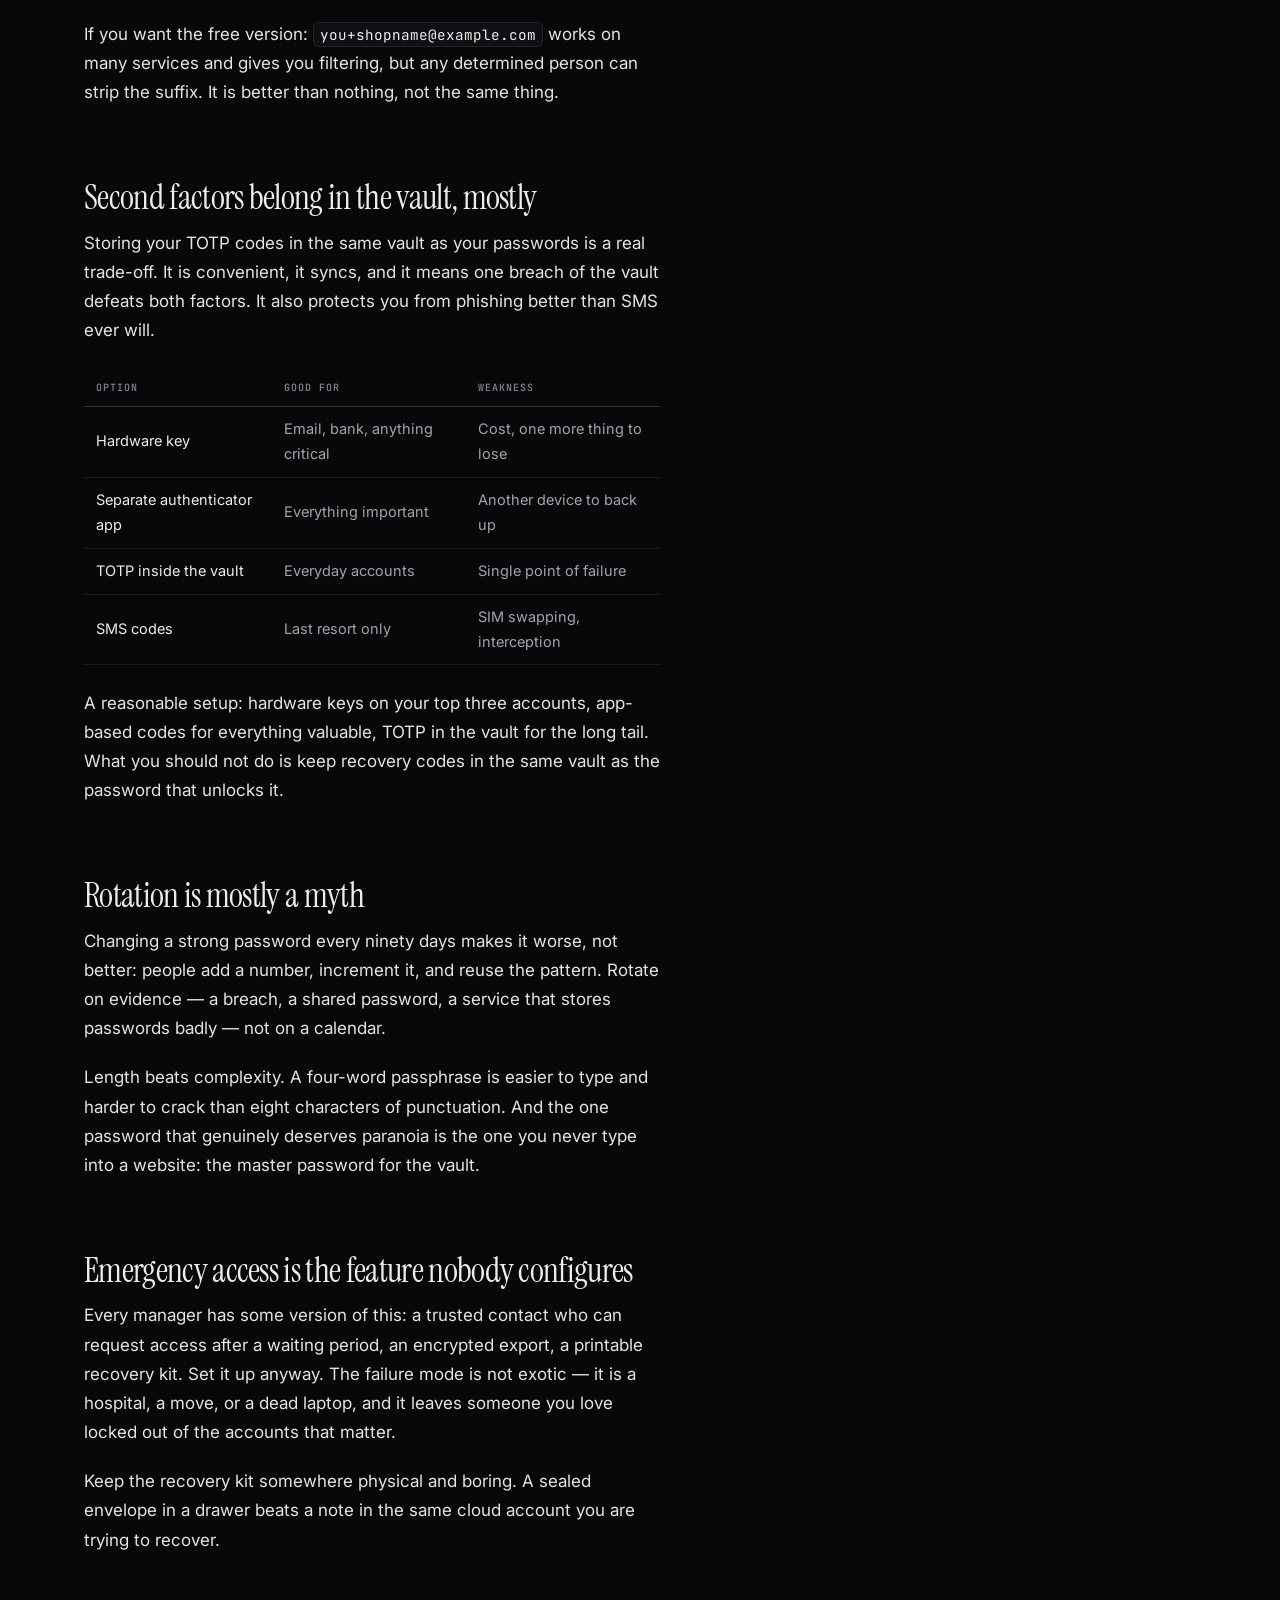
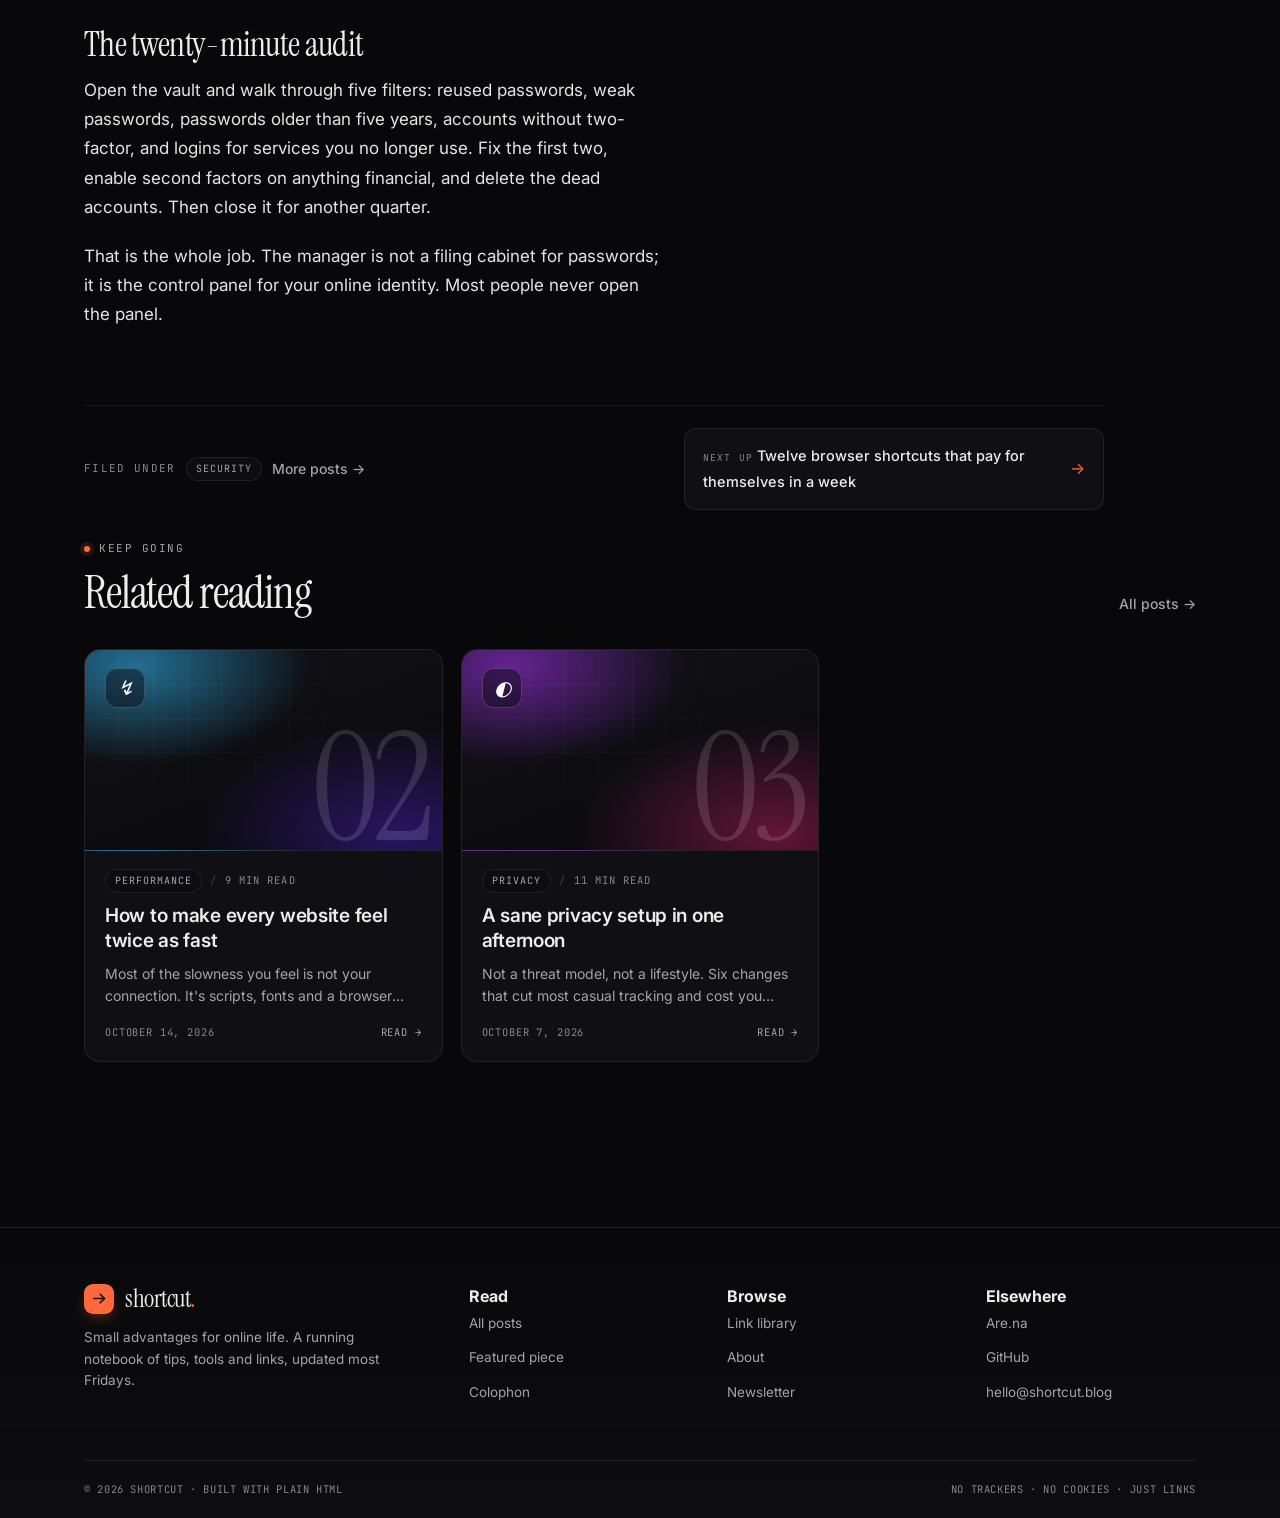
<file: website/posts/password-manager.html>
<!doctype html>
<html lang="en" data-theme="dark">
<head>
  <meta charset="utf-8">
  <meta name="viewport" content="width=device-width, initial-scale=1">
  <title>Your password manager is doing 20% of its job &mdash; Shortcut</title>
  <meta name="description" content="If you're only storing passwords, you're missing passkeys, aliases, breach alerts and the vault that makes the whole thing worth it.">
  <meta property="og:title" content="Your password manager is doing 20% of its job">
  <meta property="og:description" content="If you're only storing passwords, you're missing passkeys, aliases, breach alerts and the vault that makes the whole thing worth it.">
  <meta property="og:type" content="article">
  <meta name="theme-color" content="#08080a">
  <link rel="icon" href="data:image/svg+xml,%3Csvg xmlns='http://www.w3.org/2000/svg' viewBox='0 0 64 64'%3E%3Crect width='64' height='64' rx='16' fill='%23ff6a3d'/%3E%3Cpath d='M16 32h30M36 20l12 12-12 12' stroke='%23180b06' stroke-width='6' fill='none' stroke-linecap='round' stroke-linejoin='round'/%3E%3C/svg%3E">
  <script>try{localStorage.getItem('shortcut-theme')==='light'&&document.documentElement.setAttribute('data-theme','light')}catch(e){}</script>
  <link rel="preconnect" href="https://fonts.googleapis.com">
  <link rel="preconnect" href="https://fonts.gstatic.com" crossorigin>
  <link href="https://fonts.googleapis.com/css2?family=Instrument+Serif:ital@0;1&family=Inter:wght@400;500;600&family=JetBrains+Mono:wght@400;500&display=swap" rel="stylesheet">
  <link rel="stylesheet" href="../assets/css/style.css">
</head>
<body>
  <a class="skip-link" href="#main">Skip to content</a>

  <header class="site-header">
    <div class="container header-inner">
      <a class="brand" href="../index.html" aria-label="Shortcut, home">
        <span class="brand-mark" aria-hidden="true">
          <svg viewBox="0 0 24 24" fill="none" stroke="currentColor" stroke-width="2.4" stroke-linecap="round" stroke-linejoin="round"><path d="M4 12h15"/><path d="M13 6l6 6-6 6"/></svg>
        </span>
        shortcut<span class="brand-dot">.</span>
      </a>
      <nav class="site-nav" id="site-nav" aria-label="Main">
        <a class="nav-link" href="../index.html">Home</a>
        <a class="nav-link" href="../archive.html" aria-current="page">Posts</a>
        <a class="nav-link" href="../links.html">Links</a>
        <a class="nav-link" href="../about.html">About</a>
      </nav>
      <div class="header-actions">
        <button class="icon-btn" type="button" data-theme-toggle aria-label="Switch theme">
          <svg class="icon-sun" viewBox="0 0 24 24" fill="none" stroke="currentColor" stroke-width="1.8" stroke-linecap="round"><circle cx="12" cy="12" r="4"/><path d="M12 2v2M12 20v2M2 12h2M20 12h2M4.9 4.9l1.4 1.4M17.7 17.7l1.4 1.4M4.9 19.1l1.4-1.4M17.7 6.3l1.4-1.4"/></svg>
          <svg class="icon-moon" viewBox="0 0 24 24" fill="none" stroke="currentColor" stroke-width="1.8" stroke-linecap="round" stroke-linejoin="round"><path d="M21 12.8A9 9 0 1 1 11.2 3a7 7 0 0 0 9.8 9.8Z"/></svg>
        </button>
        <a class="btn btn-ghost btn-sm header-cta" href="../index.html#subscribe">Subscribe</a>
        <button class="icon-btn nav-toggle" type="button" aria-expanded="false" aria-controls="site-nav" aria-label="Open menu">
          <svg viewBox="0 0 24 24" fill="none" stroke="currentColor" stroke-width="1.8" stroke-linecap="round"><path d="M3 6h18M3 12h18M3 18h18"/></svg>
        </button>
      </div>
    </div>
  </header>

  <div class="read-progress" aria-hidden="true"></div>

  <main id="main">
    <article>
      <div class="container">
        <header class="article-hero">
          <nav class="breadcrumb" aria-label="Breadcrumb">
            <a href="../index.html">Shortcut</a><span class="slash">/</span>
            <a href="../archive.html">Posts</a><span class="slash">/</span>
            <span>Security</span>
          </nav>
          <h1>Your password manager is doing 20% of its job</h1>
          <p class="article-dek">If you're only storing passwords, you're missing passkeys, aliases, breach alerts and the vault that makes the whole thing worth it.</p>
          <div class="byline">
            <span class="avatar" aria-hidden="true">S</span>
            <span>By <b>The editors</b></span>
            <span>September 8, 2026</span>
            <span>9 min read</span>
          </div>
        </header>
      </div>

      <div class="container article-body">
        <div class="prose" id="prose">
          <p class="lead">
            If your password manager is only storing passwords, you are using about a fifth of it.
            The rest of the product &mdash; passkeys, aliases, breach monitoring, emergency access
            &mdash; is where the actual security comes from.
          </p>
          <p>
            None of this requires a better app. It requires turning on the features the app already
            shipped.
          </p>

          <h2>Passkeys, before anything else</h2>
          <p>
            A passkey replaces the password with a cryptographic key held by your device. There is
            nothing to type, nothing to phish, and nothing to reuse. The site stores a public key;
            the private key never leaves your phone or laptop.
          </p>
          <p>
            Enable them in this order: your email account, your bank, then the services you would
            least like to lose &mdash; GitHub, your domain registrar, cloud storage. Most major
            platforms now bury the option under "security" rather than advertising it, so look for
            it before you assume it is missing.
          </p>
          <p>
            Two caveats. Passkeys sync with your platform account (iCloud, Google), which is
            convenient and also a single point of failure. And losing every device means recovering
            through that platform. Keep the password as a fallback, and keep your account recovery
            details current.
          </p>

          <h2>One email address per service</h2>
          <p>
            Your email address is a permanent identifier that you hand to every company you have
            ever signed up with. When one of them is breached, that address links you to the breach
            and often to your other accounts.
          </p>
          <p>
            An alias service fixes this. SimpleLogin, Firefox Relay and Apple's Hide My Email all
            generate a unique address per signup and forward mail to your real inbox. Benefits
            compound: spam is traceable to its source, a leak cannot be correlated across sites, and
            you can switch an address off without losing access to anything else.
          </p>
          <p>
            If you want the free version: <code>you+shopname@example.com</code> works on many
            services and gives you filtering, but any determined person can strip the suffix. It is
            better than nothing, not the same thing.
          </p>

          <h2>Second factors belong in the vault, mostly</h2>
          <p>
            Storing your TOTP codes in the same vault as your passwords is a real trade-off. It is
            convenient, it syncs, and it means one breach of the vault defeats both factors. It
            also protects you from phishing better than SMS ever will.
          </p>
          <table>
            <thead>
              <tr><th>Option</th><th>Good for</th><th>Weakness</th></tr>
            </thead>
            <tbody>
              <tr><td>Hardware key</td><td>Email, bank, anything critical</td><td>Cost, one more thing to lose</td></tr>
              <tr><td>Separate authenticator app</td><td>Everything important</td><td>Another device to back up</td></tr>
              <tr><td>TOTP inside the vault</td><td>Everyday accounts</td><td>Single point of failure</td></tr>
              <tr><td>SMS codes</td><td>Last resort only</td><td>SIM swapping, interception</td></tr>
            </tbody>
          </table>
          <p>
            A reasonable setup: hardware keys on your top three accounts, app-based codes for
            everything valuable, TOTP in the vault for the long tail. What you should not do is keep
            recovery codes in the same vault as the password that unlocks it.
          </p>

          <h2>Rotation is mostly a myth</h2>
          <p>
            Changing a strong password every ninety days makes it worse, not better: people add a
            number, increment it, and reuse the pattern. Rotate on evidence &mdash; a breach, a
            shared password, a service that stores passwords badly &mdash; not on a calendar.
          </p>
          <p>
            Length beats complexity. A four-word passphrase is easier to type and harder to crack
            than eight characters of punctuation. And the one password that genuinely deserves
            paranoia is the one you never type into a website: the master password for the vault.
          </p>

          <h2>Emergency access is the feature nobody configures</h2>
          <p>
            Every manager has some version of this: a trusted contact who can request access after
            a waiting period, an encrypted export, a printable recovery kit. Set it up anyway. The
            failure mode is not exotic &mdash; it is a hospital, a move, or a dead laptop, and it
            leaves someone you love locked out of the accounts that matter.
          </p>
          <p>
            Keep the recovery kit somewhere physical and boring. A sealed envelope in a drawer beats
            a note in the same cloud account you are trying to recover.
          </p>

          <h2>The twenty-minute audit</h2>
          <p>
            Open the vault and walk through five filters: reused passwords, weak passwords, passwords
            older than five years, accounts without two-factor, and logins for services you no longer
            use. Fix the first two, enable second factors on anything financial, and delete the dead
            accounts. Then close it for another quarter.
          </p>
          <p>
            That is the whole job. The manager is not a filing cabinet for passwords; it is the
            control panel for your online identity. Most people never open the panel.
          </p>
        </div>

        <aside class="toc" aria-label="On this page">
          <p class="toc-title">On this page</p>
          <nav id="toc"></nav>
        </aside>
      </div>

      <div class="container">
        <div class="article-foot">
          <div class="article-foot-inner">
            <div class="share-row">
              <span class="mono">Filed under</span>
              <span class="tag">Security</span>
              <a class="text-link" href="../archive.html">More posts &rarr;</a>
            </div>
            <a class="next-up" href="browser-shortcuts.html">
              <span>
                <span class="label">Next up</span>
                <span class="title">Twelve browser shortcuts that pay for themselves in a week</span>
              </span>
              <span class="arrow" aria-hidden="true">&rarr;</span>
            </a>
          </div>
        </div>
      </div>
    </article>

    <section class="section" aria-labelledby="related-title" style="padding-top:24px">
      <div class="container">
        <div class="section-head">
          <div>
            <p class="eyebrow">Keep going</p>
            <h2 id="related-title">Related reading</h2>
          </div>
          <a class="text-link" href="../archive.html">All posts &rarr;</a>
        </div>
        <div class="posts-grid">
          <article class="post-card reveal">
            <a class="post-card-link" href="faster-web.html">
              <div class="post-art" data-num="02" style="--h:198"><span class="art-glyph" aria-hidden="true">&#8623;</span></div>
              <div class="post-card-body">
                <div class="meta"><span class="tag">Performance</span><span class="sep">/</span><span>9 min read</span></div>
                <h2>How to make every website feel twice as fast</h2>
                <p>Most of the slowness you feel is not your connection. It's scripts, fonts and a browser working against you. Here's the fix list.</p>
                <div class="card-foot"><span>October 14, 2026</span><span class="go">Read &rarr;</span></div>
              </div>
            </a>
          </article>
          <article class="post-card reveal">
            <a class="post-card-link" href="privacy-afternoon.html">
              <div class="post-art" data-num="03" style="--h:276"><span class="art-glyph" aria-hidden="true">&#9680;</span></div>
              <div class="post-card-body">
                <div class="meta"><span class="tag">Privacy</span><span class="sep">/</span><span>11 min read</span></div>
                <h2>A sane privacy setup in one afternoon</h2>
                <p>Not a threat model, not a lifestyle. Six changes that cut most casual tracking and cost you almost nothing in convenience.</p>
                <div class="card-foot"><span>October 7, 2026</span><span class="go">Read &rarr;</span></div>
              </div>
            </a>
          </article>
        </div>
      </div>
    </section>
  </main>

  <footer class="site-footer">
    <div class="container">
      <div class="footer-top">
        <div class="footer-brand">
          <a class="brand" href="../index.html" aria-label="Shortcut, home">
            <span class="brand-mark" aria-hidden="true">
              <svg viewBox="0 0 24 24" fill="none" stroke="currentColor" stroke-width="2.4" stroke-linecap="round" stroke-linejoin="round"><path d="M4 12h15"/><path d="M13 6l6 6-6 6"/></svg>
            </span>
            shortcut<span class="brand-dot">.</span>
          </a>
          <p>Small advantages for online life. A running notebook of tips, tools and links, updated most Fridays.</p>
        </div>
        <div class="footer-col">
          <h4>Read</h4>
          <ul>
            <li><a href="../archive.html">All posts</a></li>
            <li><a href="browser-shortcuts.html">Featured piece</a></li>
            <li><a href="../about.html#colophon">Colophon</a></li>
          </ul>
        </div>
        <div class="footer-col">
          <h4>Browse</h4>
          <ul>
            <li><a href="../links.html">Link library</a></li>
            <li><a href="../about.html">About</a></li>
            <li><a href="../index.html#subscribe">Newsletter</a></li>
          </ul>
        </div>
        <div class="footer-col">
          <h4>Elsewhere</h4>
          <ul>
            <li><a href="https://www.are.na" target="_blank" rel="noopener noreferrer">Are.na</a></li>
            <li><a href="https://github.com" target="_blank" rel="noopener noreferrer">GitHub</a></li>
            <li><a href="mailto:hello@shortcut.blog">hello@shortcut.blog</a></li>
          </ul>
        </div>
      </div>
      <div class="footer-bottom">
        <span>&copy; <span data-year>2026</span> Shortcut <span class="dot">&middot;</span> Built with plain HTML</span>
        <span>No trackers <span class="dot">&middot;</span> No cookies <span class="dot">&middot;</span> Just links</span>
      </div>
    </div>
  </footer>

  <script src="../assets/js/site.js"></script>
</body>
</html>
</file>
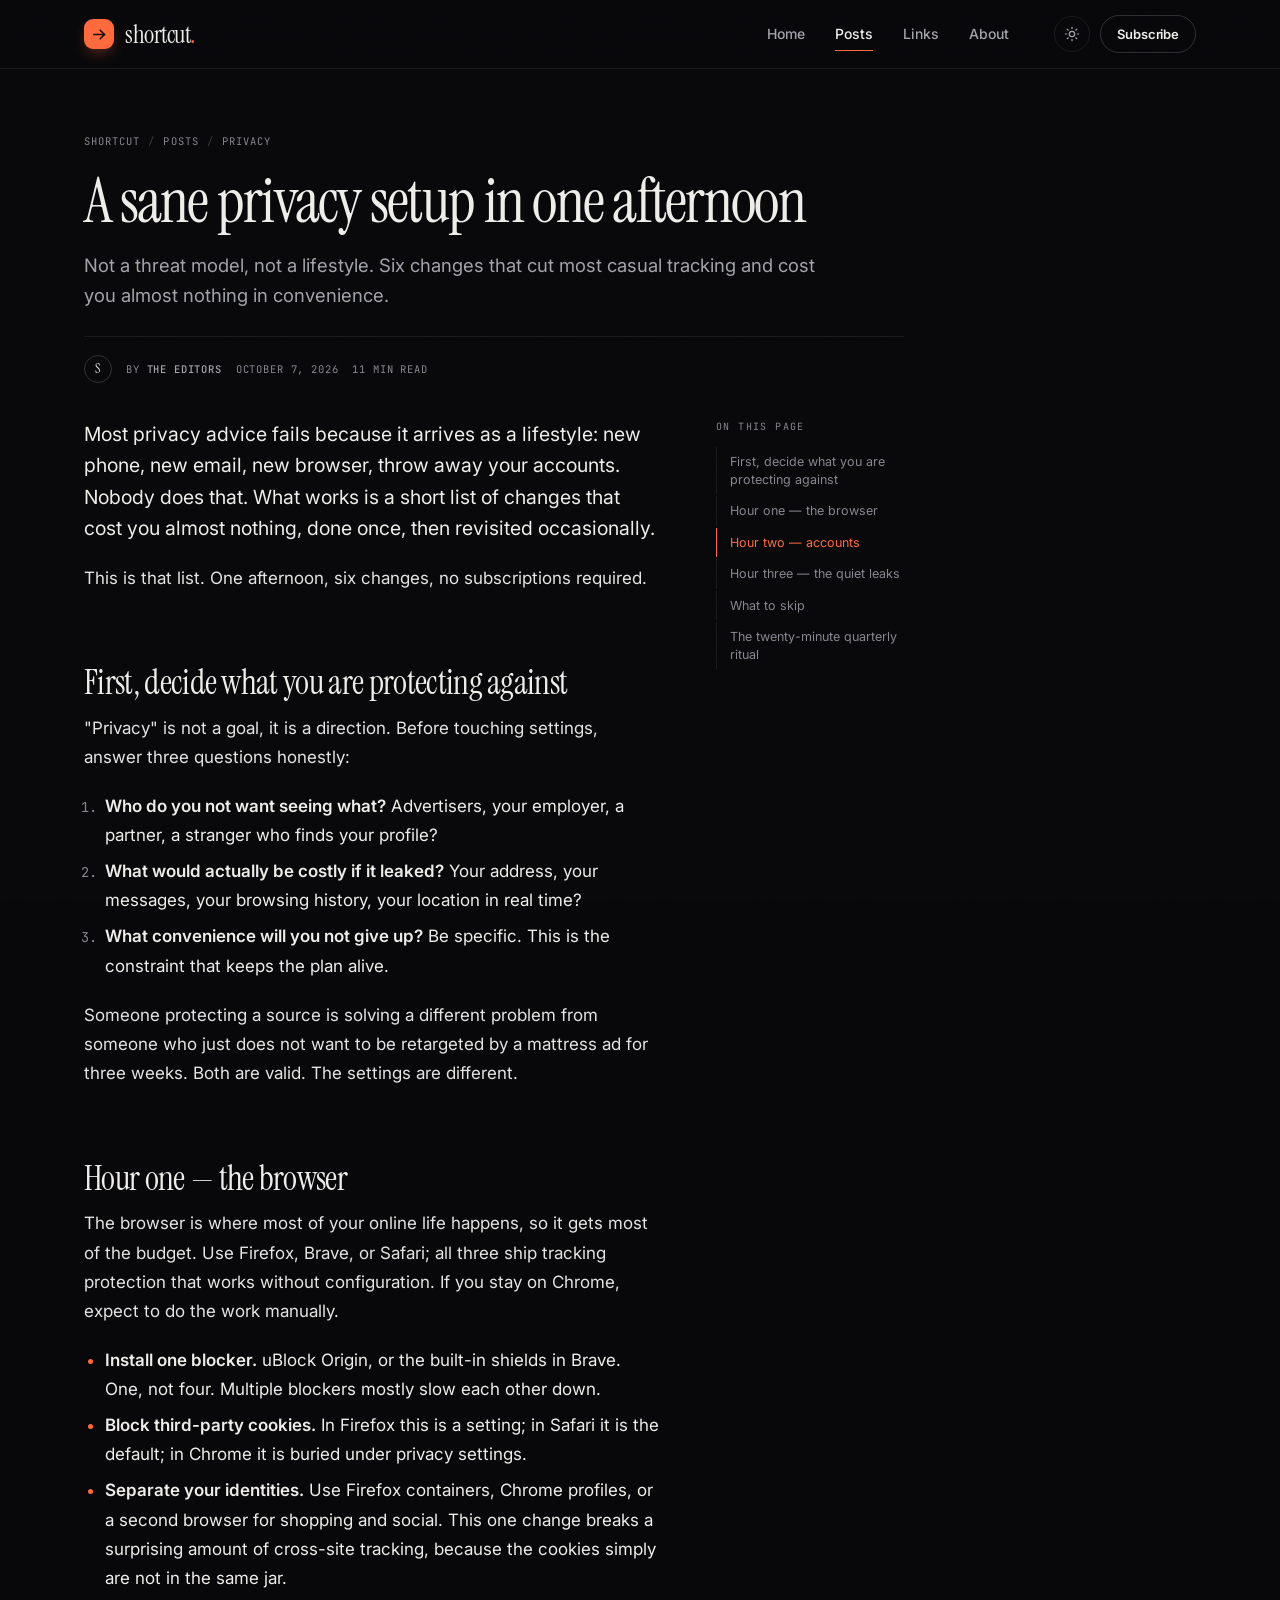
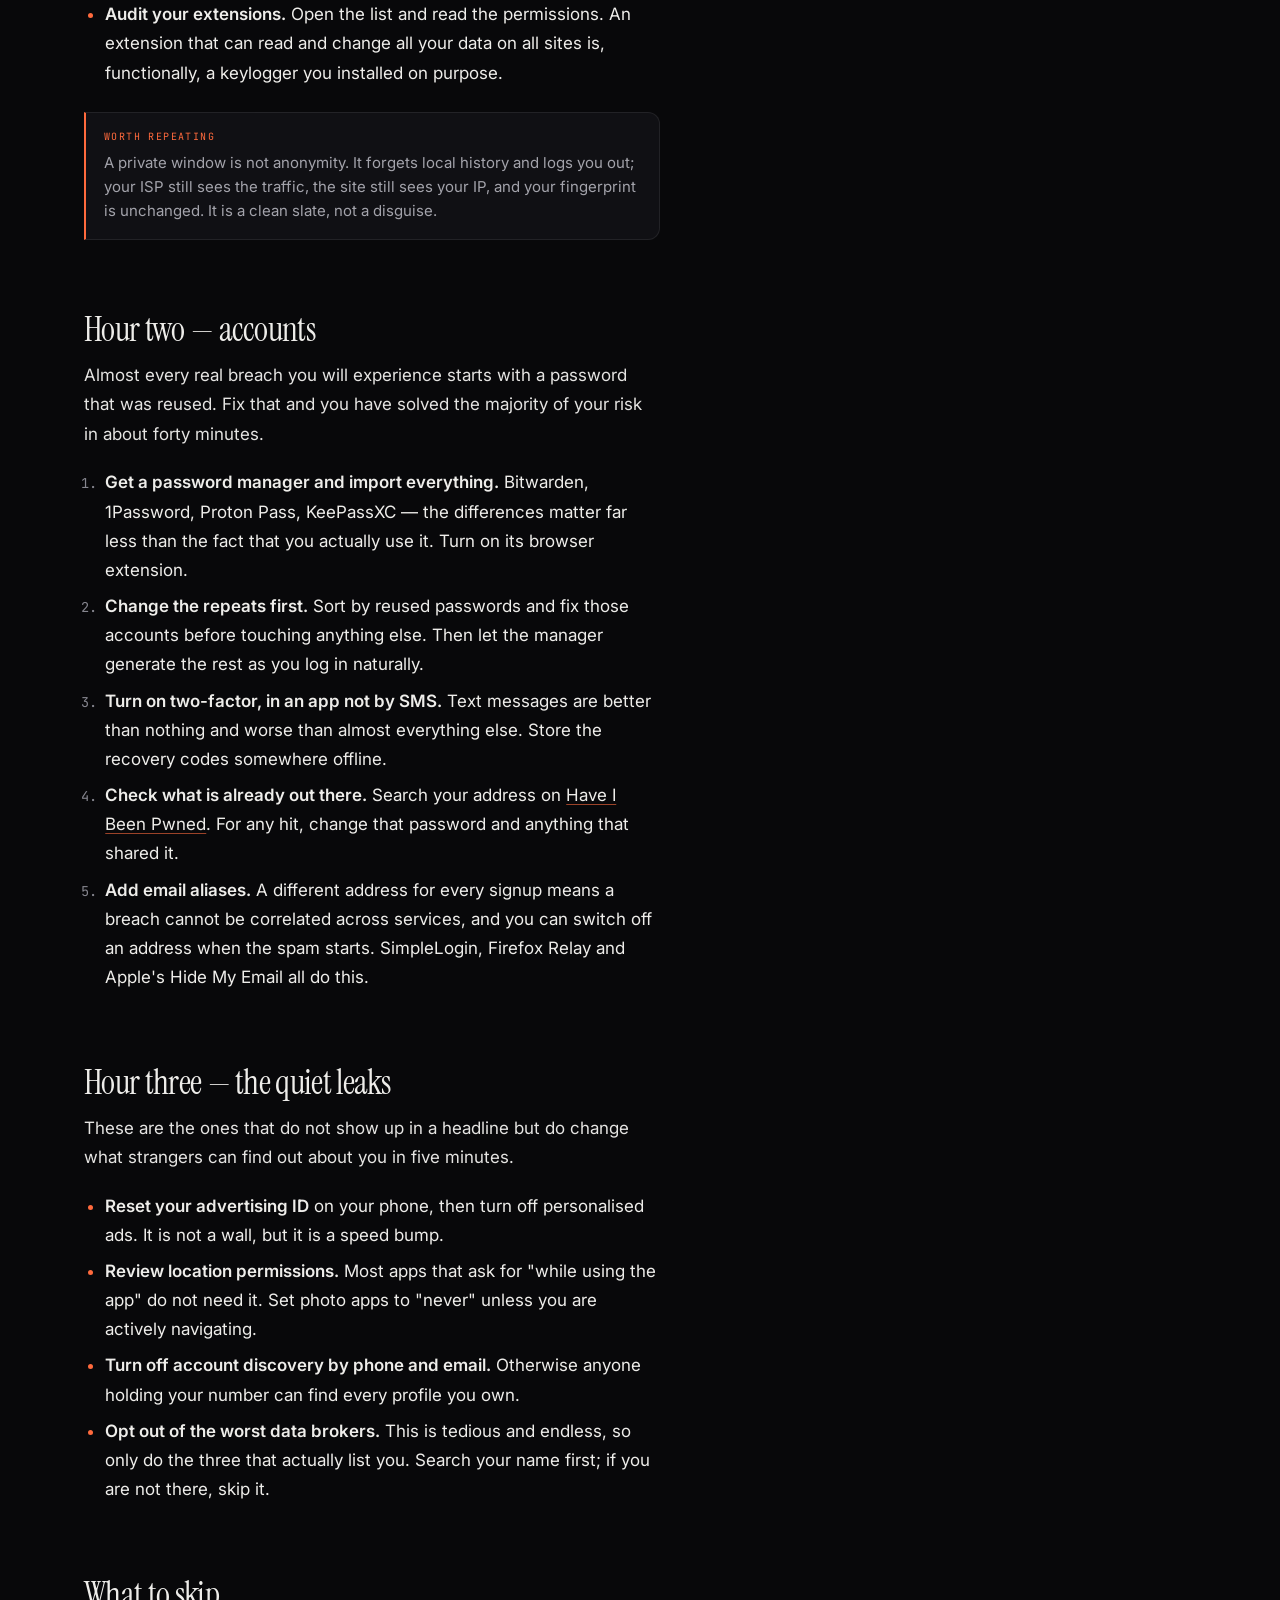
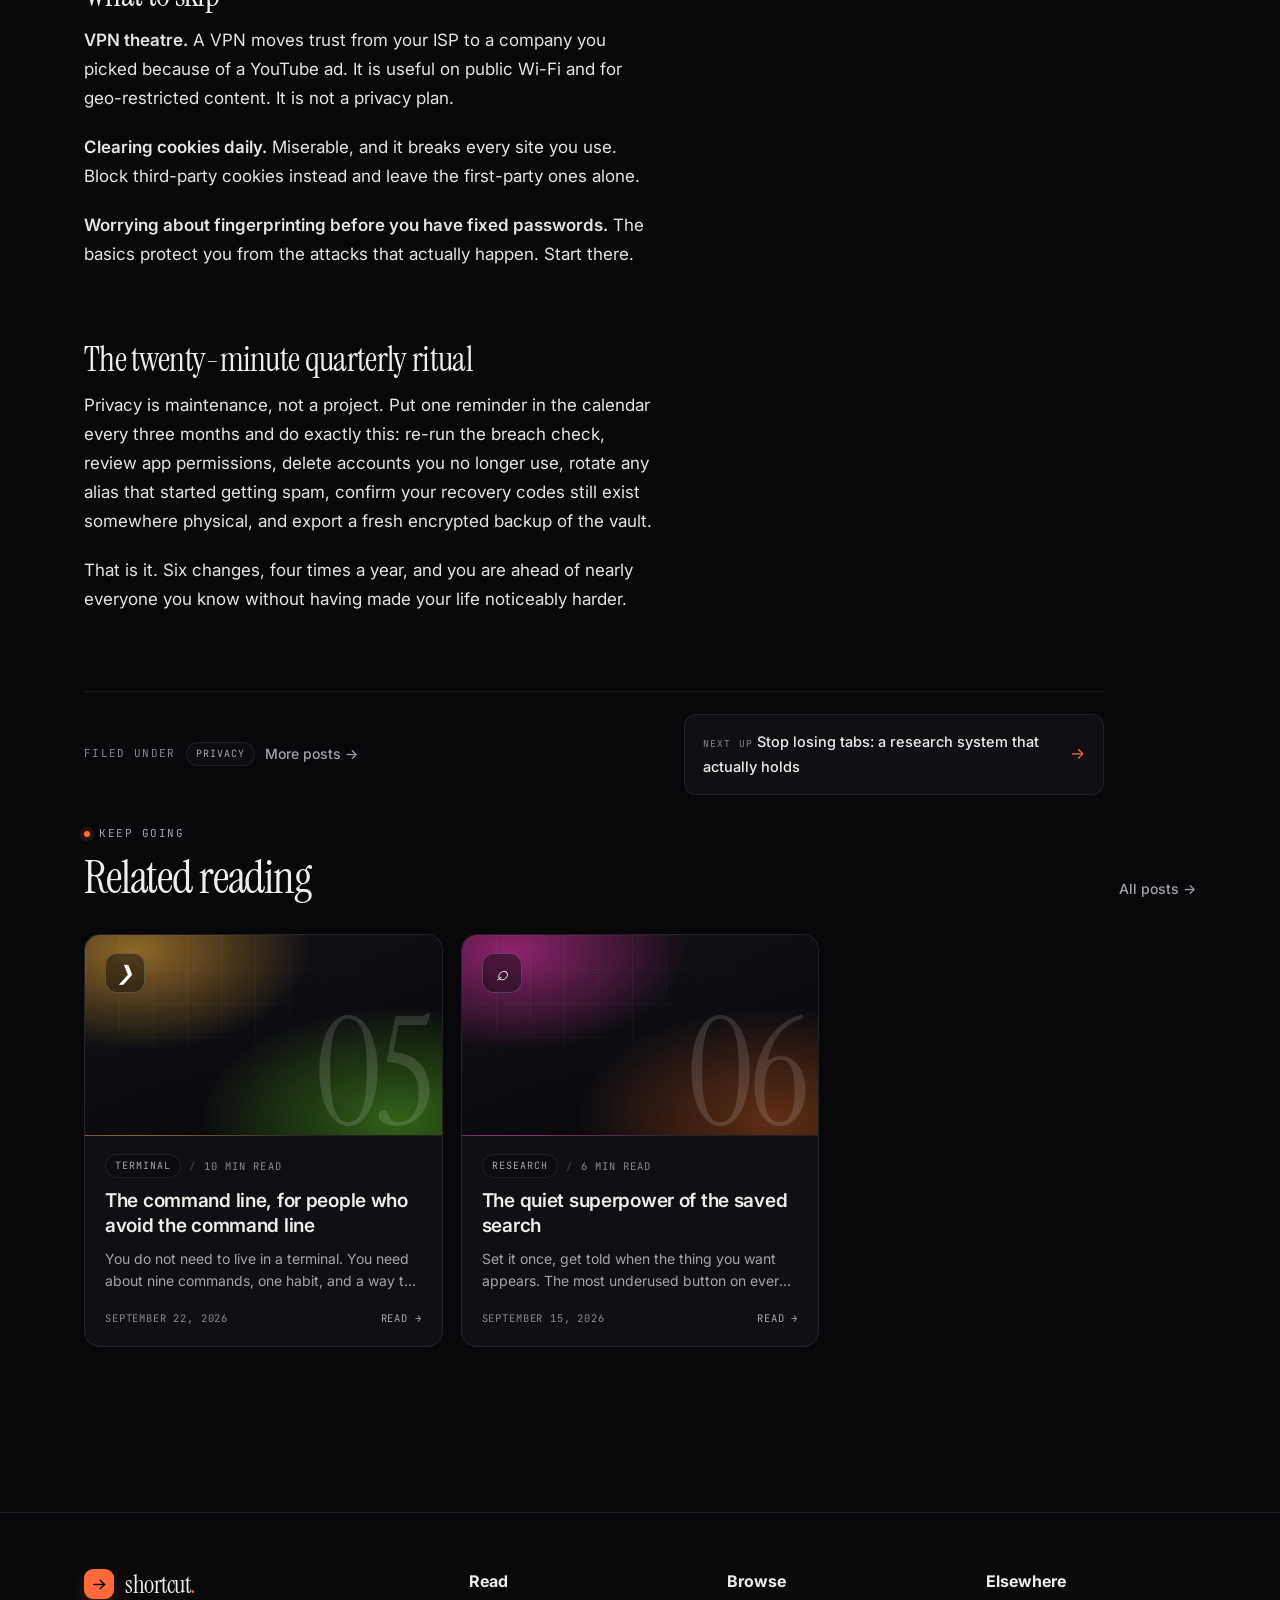
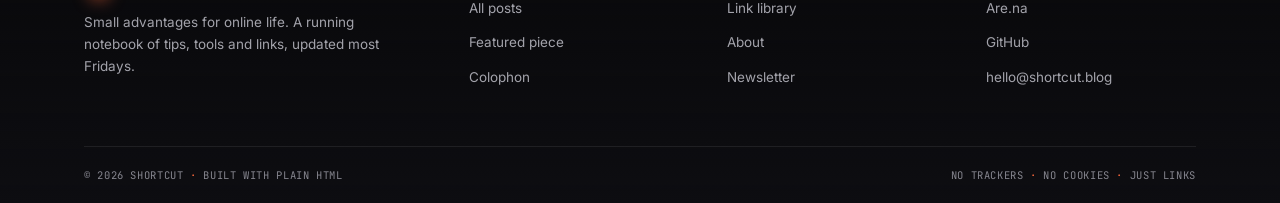
<file: website/posts/privacy-afternoon.html>
<!doctype html>
<html lang="en" data-theme="dark">
<head>
  <meta charset="utf-8">
  <meta name="viewport" content="width=device-width, initial-scale=1">
  <title>A sane privacy setup in one afternoon &mdash; Shortcut</title>
  <meta name="description" content="Not a threat model, not a lifestyle. Six changes that cut most casual tracking and cost you almost nothing in convenience.">
  <meta property="og:title" content="A sane privacy setup in one afternoon">
  <meta property="og:description" content="Not a threat model, not a lifestyle. Six changes that cut most casual tracking and cost you almost nothing in convenience.">
  <meta property="og:type" content="article">
  <meta name="theme-color" content="#08080a">
  <link rel="icon" href="data:image/svg+xml,%3Csvg xmlns='http://www.w3.org/2000/svg' viewBox='0 0 64 64'%3E%3Crect width='64' height='64' rx='16' fill='%23ff6a3d'/%3E%3Cpath d='M16 32h30M36 20l12 12-12 12' stroke='%23180b06' stroke-width='6' fill='none' stroke-linecap='round' stroke-linejoin='round'/%3E%3C/svg%3E">
  <script>try{localStorage.getItem('shortcut-theme')==='light'&&document.documentElement.setAttribute('data-theme','light')}catch(e){}</script>
  <link rel="preconnect" href="https://fonts.googleapis.com">
  <link rel="preconnect" href="https://fonts.gstatic.com" crossorigin>
  <link href="https://fonts.googleapis.com/css2?family=Instrument+Serif:ital@0;1&family=Inter:wght@400;500;600&family=JetBrains+Mono:wght@400;500&display=swap" rel="stylesheet">
  <link rel="stylesheet" href="../assets/css/style.css">
</head>
<body>
  <a class="skip-link" href="#main">Skip to content</a>

  <header class="site-header">
    <div class="container header-inner">
      <a class="brand" href="../index.html" aria-label="Shortcut, home">
        <span class="brand-mark" aria-hidden="true">
          <svg viewBox="0 0 24 24" fill="none" stroke="currentColor" stroke-width="2.4" stroke-linecap="round" stroke-linejoin="round"><path d="M4 12h15"/><path d="M13 6l6 6-6 6"/></svg>
        </span>
        shortcut<span class="brand-dot">.</span>
      </a>
      <nav class="site-nav" id="site-nav" aria-label="Main">
        <a class="nav-link" href="../index.html">Home</a>
        <a class="nav-link" href="../archive.html" aria-current="page">Posts</a>
        <a class="nav-link" href="../links.html">Links</a>
        <a class="nav-link" href="../about.html">About</a>
      </nav>
      <div class="header-actions">
        <button class="icon-btn" type="button" data-theme-toggle aria-label="Switch theme">
          <svg class="icon-sun" viewBox="0 0 24 24" fill="none" stroke="currentColor" stroke-width="1.8" stroke-linecap="round"><circle cx="12" cy="12" r="4"/><path d="M12 2v2M12 20v2M2 12h2M20 12h2M4.9 4.9l1.4 1.4M17.7 17.7l1.4 1.4M4.9 19.1l1.4-1.4M17.7 6.3l1.4-1.4"/></svg>
          <svg class="icon-moon" viewBox="0 0 24 24" fill="none" stroke="currentColor" stroke-width="1.8" stroke-linecap="round" stroke-linejoin="round"><path d="M21 12.8A9 9 0 1 1 11.2 3a7 7 0 0 0 9.8 9.8Z"/></svg>
        </button>
        <a class="btn btn-ghost btn-sm header-cta" href="../index.html#subscribe">Subscribe</a>
        <button class="icon-btn nav-toggle" type="button" aria-expanded="false" aria-controls="site-nav" aria-label="Open menu">
          <svg viewBox="0 0 24 24" fill="none" stroke="currentColor" stroke-width="1.8" stroke-linecap="round"><path d="M3 6h18M3 12h18M3 18h18"/></svg>
        </button>
      </div>
    </div>
  </header>

  <div class="read-progress" aria-hidden="true"></div>

  <main id="main">
    <article>
      <div class="container">
        <header class="article-hero">
          <nav class="breadcrumb" aria-label="Breadcrumb">
            <a href="../index.html">Shortcut</a><span class="slash">/</span>
            <a href="../archive.html">Posts</a><span class="slash">/</span>
            <span>Privacy</span>
          </nav>
          <h1>A sane privacy setup in one afternoon</h1>
          <p class="article-dek">Not a threat model, not a lifestyle. Six changes that cut most casual tracking and cost you almost nothing in convenience.</p>
          <div class="byline">
            <span class="avatar" aria-hidden="true">S</span>
            <span>By <b>The editors</b></span>
            <span>October 7, 2026</span>
            <span>11 min read</span>
          </div>
        </header>
      </div>

      <div class="container article-body">
        <div class="prose" id="prose">
          <p class="lead">
            Most privacy advice fails because it arrives as a lifestyle: new phone, new email, new
            browser, throw away your accounts. Nobody does that. What works is a short list of
            changes that cost you almost nothing, done once, then revisited occasionally.
          </p>
          <p>
            This is that list. One afternoon, six changes, no subscriptions required.
          </p>

          <h2>First, decide what you are protecting against</h2>
          <p>
            "Privacy" is not a goal, it is a direction. Before touching settings, answer three
            questions honestly:
          </p>
          <ol>
            <li><strong>Who do you not want seeing what?</strong> Advertisers, your employer, a
              partner, a stranger who finds your profile?</li>
            <li><strong>What would actually be costly if it leaked?</strong> Your address, your
              messages, your browsing history, your location in real time?</li>
            <li><strong>What convenience will you not give up?</strong> Be specific. This is the
              constraint that keeps the plan alive.</li>
          </ol>
          <p>
            Someone protecting a source is solving a different problem from someone who just does
            not want to be retargeted by a mattress ad for three weeks. Both are valid. The settings
            are different.
          </p>

          <h2>Hour one &mdash; the browser</h2>
          <p>
            The browser is where most of your online life happens, so it gets most of the budget.
            Use Firefox, Brave, or Safari; all three ship tracking protection that works without
            configuration. If you stay on Chrome, expect to do the work manually.
          </p>
          <ul>
            <li><strong>Install one blocker.</strong> uBlock Origin, or the built-in shields in
              Brave. One, not four. Multiple blockers mostly slow each other down.</li>
            <li><strong>Block third-party cookies.</strong> In Firefox this is a setting; in Safari
              it is the default; in Chrome it is buried under privacy settings.</li>
            <li><strong>Separate your identities.</strong> Use Firefox containers, Chrome profiles,
              or a second browser for shopping and social. This one change breaks a surprising
              amount of cross-site tracking, because the cookies simply are not in the same jar.</li>
            <li><strong>Audit your extensions.</strong> Open the list and read the permissions. An
              extension that can read and change all your data on all sites is, functionally, a
              keylogger you installed on purpose.</li>
          </ul>

          <div class="callout">
            <span class="callout-label">Worth repeating</span>
            <p>
              A private window is not anonymity. It forgets local history and logs you out; your
              ISP still sees the traffic, the site still sees your IP, and your fingerprint is
              unchanged. It is a clean slate, not a disguise.
            </p>
          </div>

          <h2>Hour two &mdash; accounts</h2>
          <p>
            Almost every real breach you will experience starts with a password that was reused.
            Fix that and you have solved the majority of your risk in about forty minutes.
          </p>
          <ol>
            <li>
              <strong>Get a password manager and import everything.</strong> Bitwarden, 1Password,
              Proton Pass, KeePassXC &mdash; the differences matter far less than the fact that you
              actually use it. Turn on its browser extension.
            </li>
            <li>
              <strong>Change the repeats first.</strong> Sort by reused passwords and fix those
              accounts before touching anything else. Then let the manager generate the rest as you
              log in naturally.
            </li>
            <li>
              <strong>Turn on two-factor, in an app not by SMS.</strong> Text messages are better
              than nothing and worse than almost everything else. Store the recovery codes
              somewhere offline.
            </li>
            <li>
              <strong>Check what is already out there.</strong> Search your address on
              <a href="https://haveibeenpwned.com" target="_blank" rel="noopener noreferrer">Have I
              Been Pwned</a>. For any hit, change that password and anything that shared it.
            </li>
            <li>
              <strong>Add email aliases.</strong> A different address for every signup means a
              breach cannot be correlated across services, and you can switch off an address when
              the spam starts. SimpleLogin, Firefox Relay and Apple's Hide My Email all do this.
            </li>
          </ol>

          <h2>Hour three &mdash; the quiet leaks</h2>
          <p>
            These are the ones that do not show up in a headline but do change what strangers can
            find out about you in five minutes.
          </p>
          <ul>
            <li><strong>Reset your advertising ID</strong> on your phone, then turn off
              personalised ads. It is not a wall, but it is a speed bump.</li>
            <li><strong>Review location permissions.</strong> Most apps that ask for "while using
              the app" do not need it. Set photo apps to "never" unless you are actively navigating.</li>
            <li><strong>Turn off account discovery by phone and email.</strong> Otherwise anyone
              holding your number can find every profile you own.</li>
            <li><strong>Opt out of the worst data brokers.</strong> This is tedious and endless, so
              only do the three that actually list you. Search your name first; if you are not
              there, skip it.</li>
          </ul>

          <h2>What to skip</h2>
          <p>
            <strong>VPN theatre.</strong> A VPN moves trust from your ISP to a company you picked
            because of a YouTube ad. It is useful on public Wi-Fi and for geo-restricted content.
            It is not a privacy plan.
          </p>
          <p>
            <strong>Clearing cookies daily.</strong> Miserable, and it breaks every site you use.
            Block third-party cookies instead and leave the first-party ones alone.
          </p>
          <p>
            <strong>Worrying about fingerprinting before you have fixed passwords.</strong> The
            basics protect you from the attacks that actually happen. Start there.
          </p>

          <h2>The twenty-minute quarterly ritual</h2>
          <p>
            Privacy is maintenance, not a project. Put one reminder in the calendar every three
            months and do exactly this: re-run the breach check, review app permissions, delete
            accounts you no longer use, rotate any alias that started getting spam, confirm your
            recovery codes still exist somewhere physical, and export a fresh encrypted backup of
            the vault.
          </p>
          <p>
            That is it. Six changes, four times a year, and you are ahead of nearly everyone you
            know without having made your life noticeably harder.
          </p>
        </div>

        <aside class="toc" aria-label="On this page">
          <p class="toc-title">On this page</p>
          <nav id="toc"></nav>
        </aside>
      </div>

      <div class="container">
        <div class="article-foot">
          <div class="article-foot-inner">
            <div class="share-row">
              <span class="mono">Filed under</span>
              <span class="tag">Privacy</span>
              <a class="text-link" href="../archive.html">More posts &rarr;</a>
            </div>
            <a class="next-up" href="tab-system.html">
              <span>
                <span class="label">Next up</span>
                <span class="title">Stop losing tabs: a research system that actually holds</span>
              </span>
              <span class="arrow" aria-hidden="true">&rarr;</span>
            </a>
          </div>
        </div>
      </div>
    </article>

    <section class="section" aria-labelledby="related-title" style="padding-top:24px">
      <div class="container">
        <div class="section-head">
          <div>
            <p class="eyebrow">Keep going</p>
            <h2 id="related-title">Related reading</h2>
          </div>
          <a class="text-link" href="../archive.html">All posts &rarr;</a>
        </div>
        <div class="posts-grid">
          <article class="post-card reveal">
            <a class="post-card-link" href="terminal-for-humans.html">
              <div class="post-art" data-num="05" style="--h:38"><span class="art-glyph" aria-hidden="true">&#10095;</span></div>
              <div class="post-card-body">
                <div class="meta"><span class="tag">Terminal</span><span class="sep">/</span><span>10 min read</span></div>
                <h2>The command line, for people who avoid the command line</h2>
                <p>You do not need to live in a terminal. You need about nine commands, one habit, and a way to undo your mistakes.</p>
                <div class="card-foot"><span>September 22, 2026</span><span class="go">Read &rarr;</span></div>
              </div>
            </a>
          </article>
          <article class="post-card reveal">
            <a class="post-card-link" href="saved-searches.html">
              <div class="post-art" data-num="06" style="--h:322"><span class="art-glyph" aria-hidden="true">&#8981;</span></div>
              <div class="post-card-body">
                <div class="meta"><span class="tag">Research</span><span class="sep">/</span><span>6 min read</span></div>
                <h2>The quiet superpower of the saved search</h2>
                <p>Set it once, get told when the thing you want appears. The most underused button on every marketplace, job board and archive.</p>
                <div class="card-foot"><span>September 15, 2026</span><span class="go">Read &rarr;</span></div>
              </div>
            </a>
          </article>
        </div>
      </div>
    </section>
  </main>

  <footer class="site-footer">
    <div class="container">
      <div class="footer-top">
        <div class="footer-brand">
          <a class="brand" href="../index.html" aria-label="Shortcut, home">
            <span class="brand-mark" aria-hidden="true">
              <svg viewBox="0 0 24 24" fill="none" stroke="currentColor" stroke-width="2.4" stroke-linecap="round" stroke-linejoin="round"><path d="M4 12h15"/><path d="M13 6l6 6-6 6"/></svg>
            </span>
            shortcut<span class="brand-dot">.</span>
          </a>
          <p>Small advantages for online life. A running notebook of tips, tools and links, updated most Fridays.</p>
        </div>
        <div class="footer-col">
          <h4>Read</h4>
          <ul>
            <li><a href="../archive.html">All posts</a></li>
            <li><a href="browser-shortcuts.html">Featured piece</a></li>
            <li><a href="../about.html#colophon">Colophon</a></li>
          </ul>
        </div>
        <div class="footer-col">
          <h4>Browse</h4>
          <ul>
            <li><a href="../links.html">Link library</a></li>
            <li><a href="../about.html">About</a></li>
            <li><a href="../index.html#subscribe">Newsletter</a></li>
          </ul>
        </div>
        <div class="footer-col">
          <h4>Elsewhere</h4>
          <ul>
            <li><a href="https://www.are.na" target="_blank" rel="noopener noreferrer">Are.na</a></li>
            <li><a href="https://github.com" target="_blank" rel="noopener noreferrer">GitHub</a></li>
            <li><a href="mailto:hello@shortcut.blog">hello@shortcut.blog</a></li>
          </ul>
        </div>
      </div>
      <div class="footer-bottom">
        <span>&copy; <span data-year>2026</span> Shortcut <span class="dot">&middot;</span> Built with plain HTML</span>
        <span>No trackers <span class="dot">&middot;</span> No cookies <span class="dot">&middot;</span> Just links</span>
      </div>
    </div>
  </footer>

  <script src="../assets/js/site.js"></script>
</body>
</html>
</file>
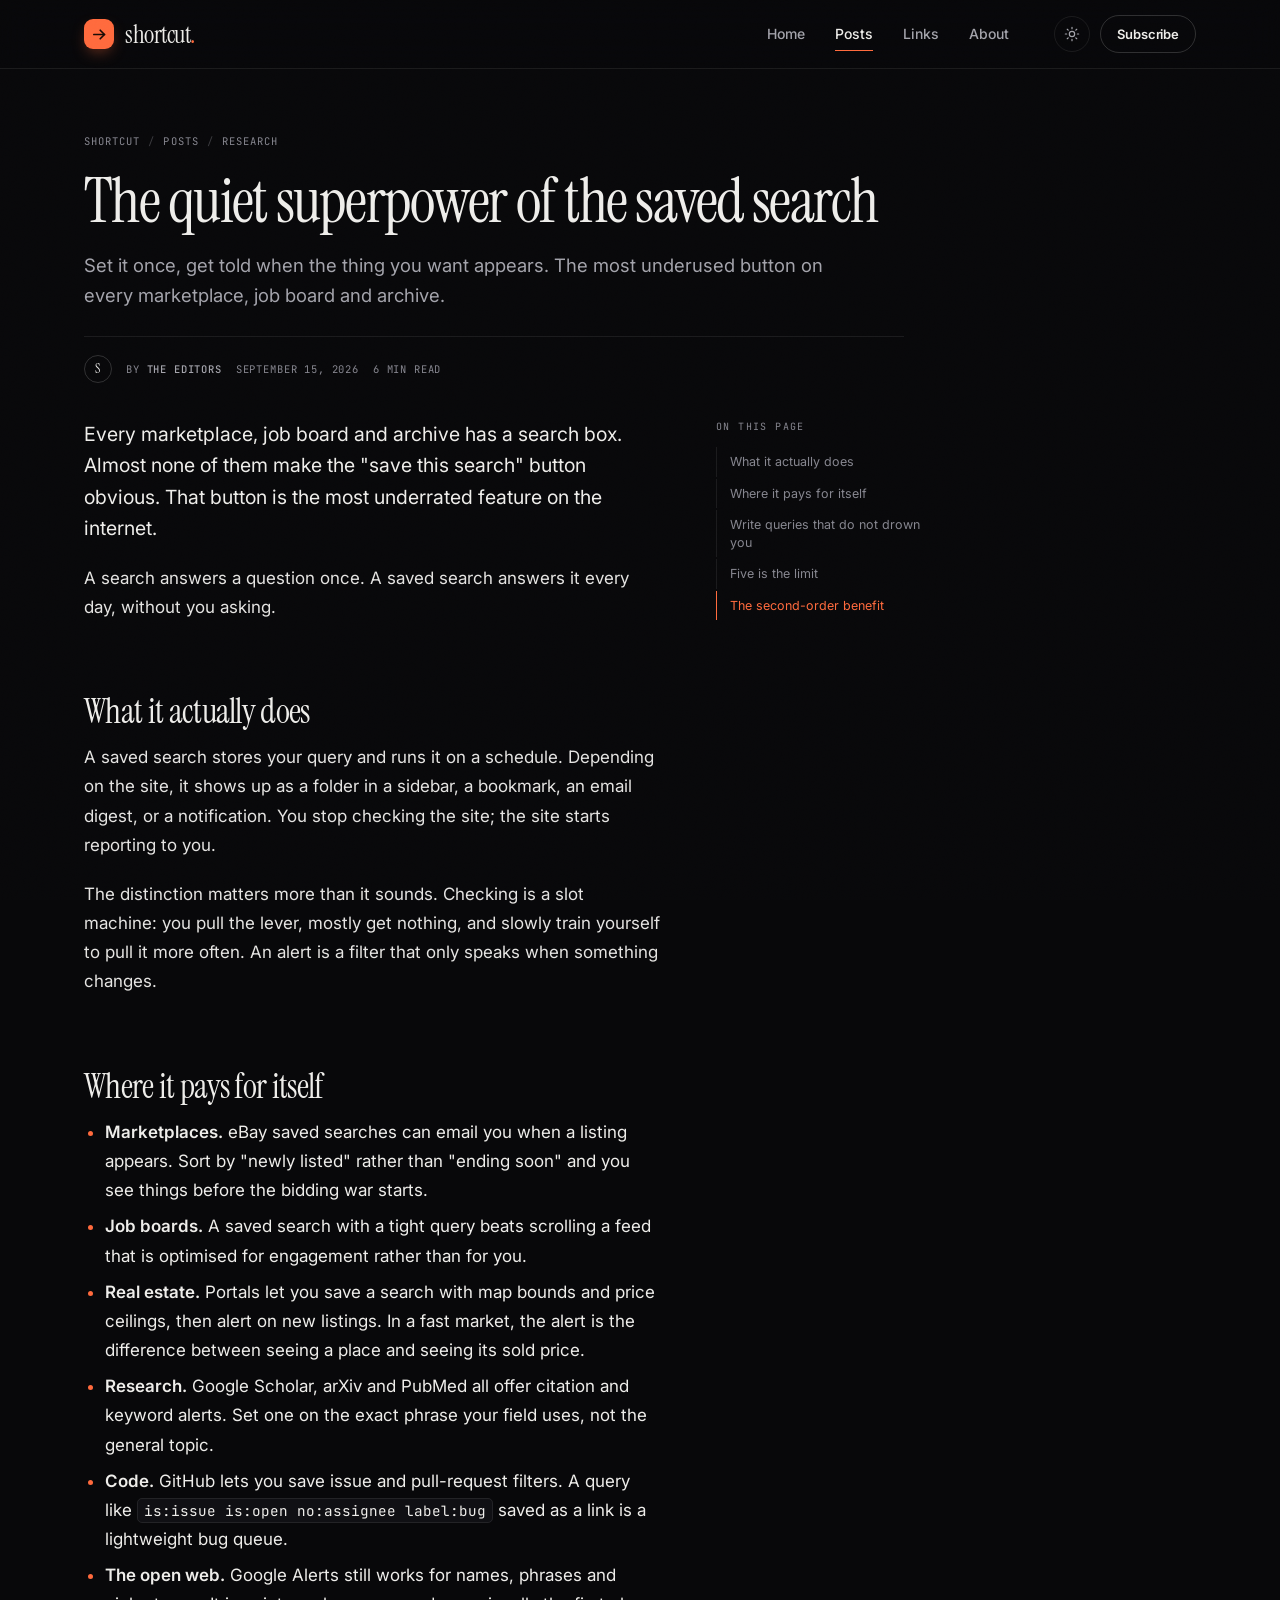
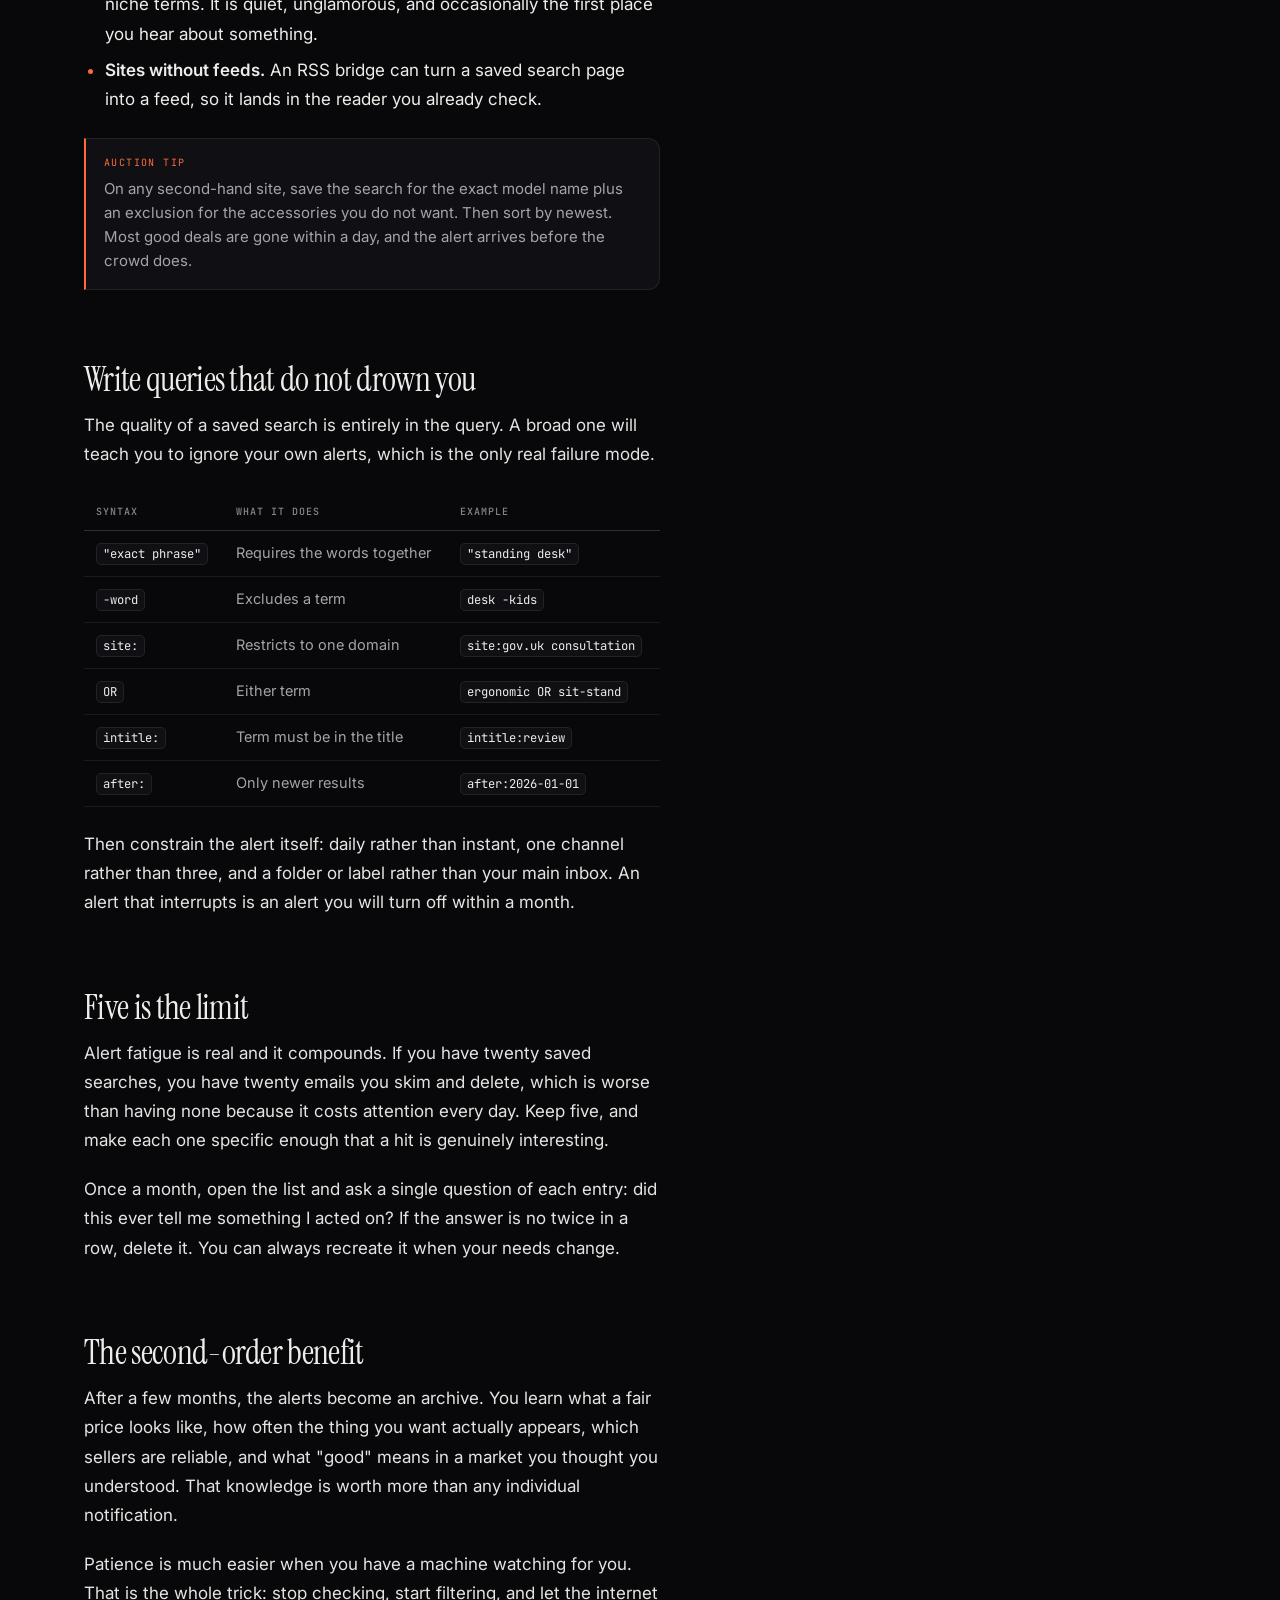
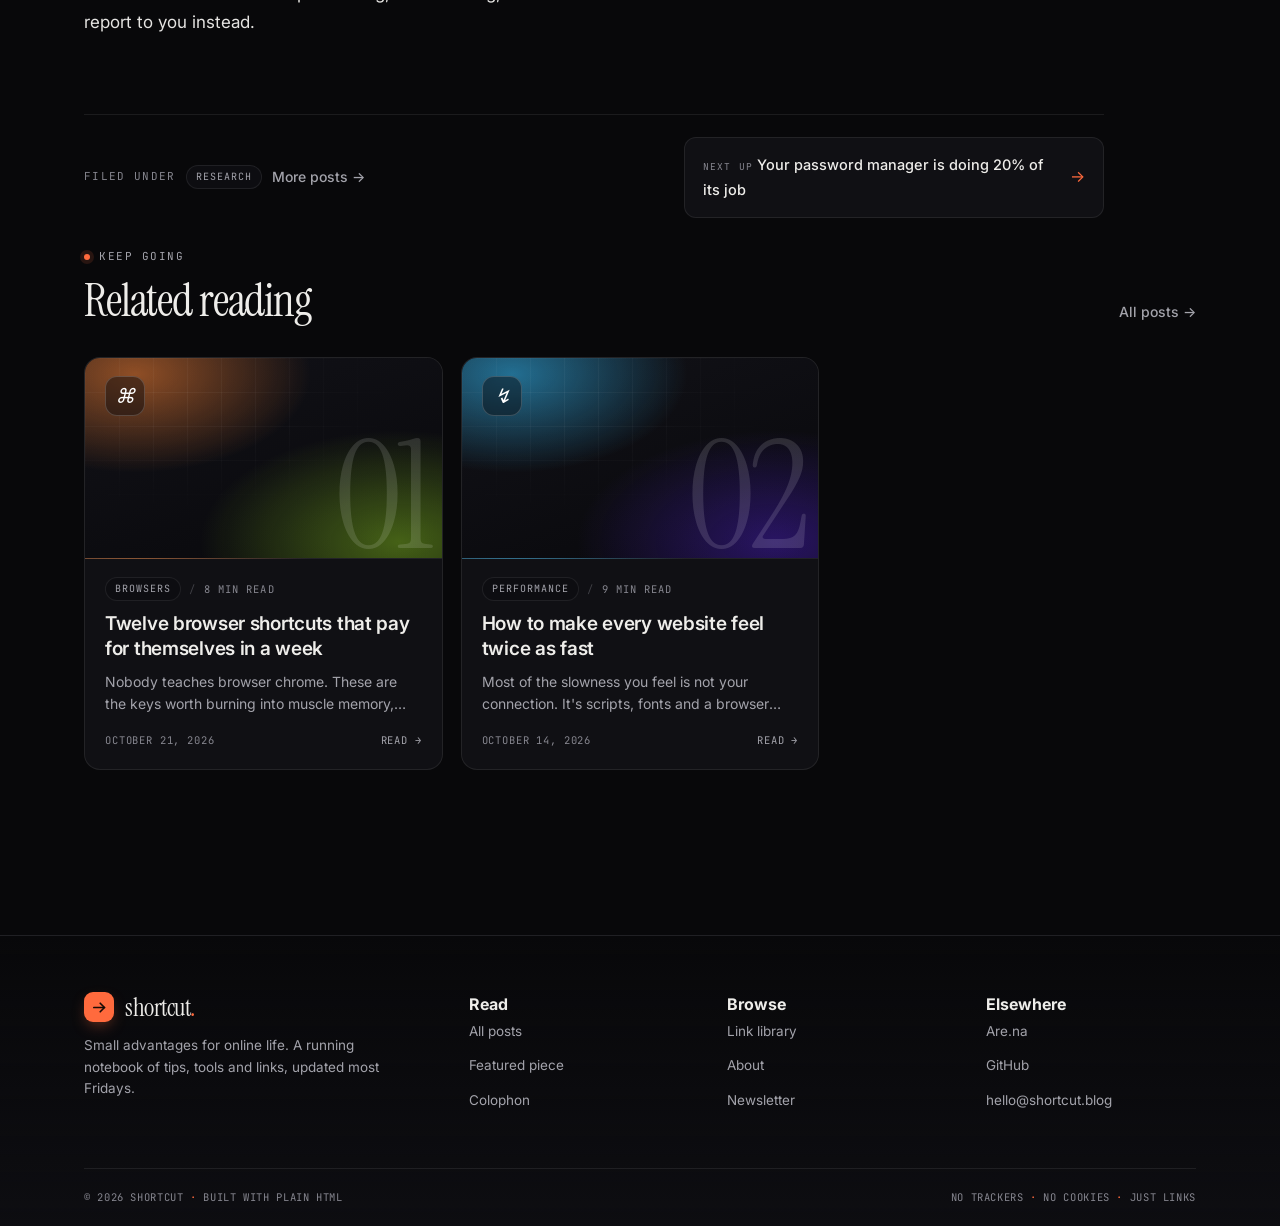
<file: website/posts/saved-searches.html>
<!doctype html>
<html lang="en" data-theme="dark">
<head>
  <meta charset="utf-8">
  <meta name="viewport" content="width=device-width, initial-scale=1">
  <title>The quiet superpower of the saved search &mdash; Shortcut</title>
  <meta name="description" content="Set it once, get told when the thing you want appears. The most underused button on every marketplace, job board and archive.">
  <meta property="og:title" content="The quiet superpower of the saved search">
  <meta property="og:description" content="Set it once, get told when the thing you want appears. The most underused button on every marketplace, job board and archive.">
  <meta property="og:type" content="article">
  <meta name="theme-color" content="#08080a">
  <link rel="icon" href="data:image/svg+xml,%3Csvg xmlns='http://www.w3.org/2000/svg' viewBox='0 0 64 64'%3E%3Crect width='64' height='64' rx='16' fill='%23ff6a3d'/%3E%3Cpath d='M16 32h30M36 20l12 12-12 12' stroke='%23180b06' stroke-width='6' fill='none' stroke-linecap='round' stroke-linejoin='round'/%3E%3C/svg%3E">
  <script>try{localStorage.getItem('shortcut-theme')==='light'&&document.documentElement.setAttribute('data-theme','light')}catch(e){}</script>
  <link rel="preconnect" href="https://fonts.googleapis.com">
  <link rel="preconnect" href="https://fonts.gstatic.com" crossorigin>
  <link href="https://fonts.googleapis.com/css2?family=Instrument+Serif:ital@0;1&family=Inter:wght@400;500;600&family=JetBrains+Mono:wght@400;500&display=swap" rel="stylesheet">
  <link rel="stylesheet" href="../assets/css/style.css">
</head>
<body>
  <a class="skip-link" href="#main">Skip to content</a>

  <header class="site-header">
    <div class="container header-inner">
      <a class="brand" href="../index.html" aria-label="Shortcut, home">
        <span class="brand-mark" aria-hidden="true">
          <svg viewBox="0 0 24 24" fill="none" stroke="currentColor" stroke-width="2.4" stroke-linecap="round" stroke-linejoin="round"><path d="M4 12h15"/><path d="M13 6l6 6-6 6"/></svg>
        </span>
        shortcut<span class="brand-dot">.</span>
      </a>
      <nav class="site-nav" id="site-nav" aria-label="Main">
        <a class="nav-link" href="../index.html">Home</a>
        <a class="nav-link" href="../archive.html" aria-current="page">Posts</a>
        <a class="nav-link" href="../links.html">Links</a>
        <a class="nav-link" href="../about.html">About</a>
      </nav>
      <div class="header-actions">
        <button class="icon-btn" type="button" data-theme-toggle aria-label="Switch theme">
          <svg class="icon-sun" viewBox="0 0 24 24" fill="none" stroke="currentColor" stroke-width="1.8" stroke-linecap="round"><circle cx="12" cy="12" r="4"/><path d="M12 2v2M12 20v2M2 12h2M20 12h2M4.9 4.9l1.4 1.4M17.7 17.7l1.4 1.4M4.9 19.1l1.4-1.4M17.7 6.3l1.4-1.4"/></svg>
          <svg class="icon-moon" viewBox="0 0 24 24" fill="none" stroke="currentColor" stroke-width="1.8" stroke-linecap="round" stroke-linejoin="round"><path d="M21 12.8A9 9 0 1 1 11.2 3a7 7 0 0 0 9.8 9.8Z"/></svg>
        </button>
        <a class="btn btn-ghost btn-sm header-cta" href="../index.html#subscribe">Subscribe</a>
        <button class="icon-btn nav-toggle" type="button" aria-expanded="false" aria-controls="site-nav" aria-label="Open menu">
          <svg viewBox="0 0 24 24" fill="none" stroke="currentColor" stroke-width="1.8" stroke-linecap="round"><path d="M3 6h18M3 12h18M3 18h18"/></svg>
        </button>
      </div>
    </div>
  </header>

  <div class="read-progress" aria-hidden="true"></div>

  <main id="main">
    <article>
      <div class="container">
        <header class="article-hero">
          <nav class="breadcrumb" aria-label="Breadcrumb">
            <a href="../index.html">Shortcut</a><span class="slash">/</span>
            <a href="../archive.html">Posts</a><span class="slash">/</span>
            <span>Research</span>
          </nav>
          <h1>The quiet superpower of the saved search</h1>
          <p class="article-dek">Set it once, get told when the thing you want appears. The most underused button on every marketplace, job board and archive.</p>
          <div class="byline">
            <span class="avatar" aria-hidden="true">S</span>
            <span>By <b>The editors</b></span>
            <span>September 15, 2026</span>
            <span>6 min read</span>
          </div>
        </header>
      </div>

      <div class="container article-body">
        <div class="prose" id="prose">
          <p class="lead">
            Every marketplace, job board and archive has a search box. Almost none of them make the
            "save this search" button obvious. That button is the most underrated feature on the
            internet.
          </p>
          <p>
            A search answers a question once. A saved search answers it every day, without you
            asking.
          </p>

          <h2>What it actually does</h2>
          <p>
            A saved search stores your query and runs it on a schedule. Depending on the site, it
            shows up as a folder in a sidebar, a bookmark, an email digest, or a notification. You
            stop checking the site; the site starts reporting to you.
          </p>
          <p>
            The distinction matters more than it sounds. Checking is a slot machine: you pull the
            lever, mostly get nothing, and slowly train yourself to pull it more often. An alert is
            a filter that only speaks when something changes.
          </p>

          <h2>Where it pays for itself</h2>
          <ul>
            <li><strong>Marketplaces.</strong> eBay saved searches can email you when a listing
              appears. Sort by "newly listed" rather than "ending soon" and you see things before
              the bidding war starts.</li>
            <li><strong>Job boards.</strong> A saved search with a tight query beats scrolling a
              feed that is optimised for engagement rather than for you.</li>
            <li><strong>Real estate.</strong> Portals let you save a search with map bounds and
              price ceilings, then alert on new listings. In a fast market, the alert is the
              difference between seeing a place and seeing its sold price.</li>
            <li><strong>Research.</strong> Google Scholar, arXiv and PubMed all offer citation and
              keyword alerts. Set one on the exact phrase your field uses, not the general topic.</li>
            <li><strong>Code.</strong> GitHub lets you save issue and pull-request filters. A
              query like <code>is:issue is:open no:assignee label:bug</code> saved as a link is a
              lightweight bug queue.</li>
            <li><strong>The open web.</strong> Google Alerts still works for names, phrases and
              niche terms. It is quiet, unglamorous, and occasionally the first place you hear
              about something.</li>
            <li><strong>Sites without feeds.</strong> An RSS bridge can turn a saved search page
              into a feed, so it lands in the reader you already check.</li>
          </ul>

          <div class="callout">
            <span class="callout-label">Auction tip</span>
            <p>
              On any second-hand site, save the search for the exact model name plus an exclusion
              for the accessories you do not want. Then sort by newest. Most good deals are gone
              within a day, and the alert arrives before the crowd does.
            </p>
          </div>

          <h2>Write queries that do not drown you</h2>
          <p>
            The quality of a saved search is entirely in the query. A broad one will teach you to
            ignore your own alerts, which is the only real failure mode.
          </p>
          <table>
            <thead>
              <tr><th>Syntax</th><th>What it does</th><th>Example</th></tr>
            </thead>
            <tbody>
              <tr><td><code>"exact phrase"</code></td><td>Requires the words together</td><td><code>"standing desk"</code></td></tr>
              <tr><td><code>-word</code></td><td>Excludes a term</td><td><code>desk -kids</code></td></tr>
              <tr><td><code>site:</code></td><td>Restricts to one domain</td><td><code>site:gov.uk consultation</code></td></tr>
              <tr><td><code>OR</code></td><td>Either term</td><td><code>ergonomic OR sit-stand</code></td></tr>
              <tr><td><code>intitle:</code></td><td>Term must be in the title</td><td><code>intitle:review</code></td></tr>
              <tr><td><code>after:</code></td><td>Only newer results</td><td><code>after:2026-01-01</code></td></tr>
            </tbody>
          </table>
          <p>
            Then constrain the alert itself: daily rather than instant, one channel rather than
            three, and a folder or label rather than your main inbox. An alert that interrupts is
            an alert you will turn off within a month.
          </p>

          <h2>Five is the limit</h2>
          <p>
            Alert fatigue is real and it compounds. If you have twenty saved searches, you have
            twenty emails you skim and delete, which is worse than having none because it costs
            attention every day. Keep five, and make each one specific enough that a hit is
            genuinely interesting.
          </p>
          <p>
            Once a month, open the list and ask a single question of each entry: did this ever tell
            me something I acted on? If the answer is no twice in a row, delete it. You can always
            recreate it when your needs change.
          </p>

          <h2>The second-order benefit</h2>
          <p>
            After a few months, the alerts become an archive. You learn what a fair price looks
            like, how often the thing you want actually appears, which sellers are reliable, and
            what "good" means in a market you thought you understood. That knowledge is worth more
            than any individual notification.
          </p>
          <p>
            Patience is much easier when you have a machine watching for you. That is the whole
            trick: stop checking, start filtering, and let the internet report to you instead.
          </p>
        </div>

        <aside class="toc" aria-label="On this page">
          <p class="toc-title">On this page</p>
          <nav id="toc"></nav>
        </aside>
      </div>

      <div class="container">
        <div class="article-foot">
          <div class="article-foot-inner">
            <div class="share-row">
              <span class="mono">Filed under</span>
              <span class="tag">Research</span>
              <a class="text-link" href="../archive.html">More posts &rarr;</a>
            </div>
            <a class="next-up" href="password-manager.html">
              <span>
                <span class="label">Next up</span>
                <span class="title">Your password manager is doing 20% of its job</span>
              </span>
              <span class="arrow" aria-hidden="true">&rarr;</span>
            </a>
          </div>
        </div>
      </div>
    </article>

    <section class="section" aria-labelledby="related-title" style="padding-top:24px">
      <div class="container">
        <div class="section-head">
          <div>
            <p class="eyebrow">Keep going</p>
            <h2 id="related-title">Related reading</h2>
          </div>
          <a class="text-link" href="../archive.html">All posts &rarr;</a>
        </div>
        <div class="posts-grid">
          <article class="post-card reveal">
            <a class="post-card-link" href="browser-shortcuts.html">
              <div class="post-art" data-num="01" style="--h:24"><span class="art-glyph" aria-hidden="true">&#8984;</span></div>
              <div class="post-card-body">
                <div class="meta"><span class="tag">Browsers</span><span class="sep">/</span><span>8 min read</span></div>
                <h2>Twelve browser shortcuts that pay for themselves in a week</h2>
                <p>Nobody teaches browser chrome. These are the keys worth burning into muscle memory, ranked by how often you'll actually reach for them.</p>
                <div class="card-foot"><span>October 21, 2026</span><span class="go">Read &rarr;</span></div>
              </div>
            </a>
          </article>
          <article class="post-card reveal">
            <a class="post-card-link" href="faster-web.html">
              <div class="post-art" data-num="02" style="--h:198"><span class="art-glyph" aria-hidden="true">&#8623;</span></div>
              <div class="post-card-body">
                <div class="meta"><span class="tag">Performance</span><span class="sep">/</span><span>9 min read</span></div>
                <h2>How to make every website feel twice as fast</h2>
                <p>Most of the slowness you feel is not your connection. It's scripts, fonts and a browser working against you. Here's the fix list.</p>
                <div class="card-foot"><span>October 14, 2026</span><span class="go">Read &rarr;</span></div>
              </div>
            </a>
          </article>
        </div>
      </div>
    </section>
  </main>

  <footer class="site-footer">
    <div class="container">
      <div class="footer-top">
        <div class="footer-brand">
          <a class="brand" href="../index.html" aria-label="Shortcut, home">
            <span class="brand-mark" aria-hidden="true">
              <svg viewBox="0 0 24 24" fill="none" stroke="currentColor" stroke-width="2.4" stroke-linecap="round" stroke-linejoin="round"><path d="M4 12h15"/><path d="M13 6l6 6-6 6"/></svg>
            </span>
            shortcut<span class="brand-dot">.</span>
          </a>
          <p>Small advantages for online life. A running notebook of tips, tools and links, updated most Fridays.</p>
        </div>
        <div class="footer-col">
          <h4>Read</h4>
          <ul>
            <li><a href="../archive.html">All posts</a></li>
            <li><a href="browser-shortcuts.html">Featured piece</a></li>
            <li><a href="../about.html#colophon">Colophon</a></li>
          </ul>
        </div>
        <div class="footer-col">
          <h4>Browse</h4>
          <ul>
            <li><a href="../links.html">Link library</a></li>
            <li><a href="../about.html">About</a></li>
            <li><a href="../index.html#subscribe">Newsletter</a></li>
          </ul>
        </div>
        <div class="footer-col">
          <h4>Elsewhere</h4>
          <ul>
            <li><a href="https://www.are.na" target="_blank" rel="noopener noreferrer">Are.na</a></li>
            <li><a href="https://github.com" target="_blank" rel="noopener noreferrer">GitHub</a></li>
            <li><a href="mailto:hello@shortcut.blog">hello@shortcut.blog</a></li>
          </ul>
        </div>
      </div>
      <div class="footer-bottom">
        <span>&copy; <span data-year>2026</span> Shortcut <span class="dot">&middot;</span> Built with plain HTML</span>
        <span>No trackers <span class="dot">&middot;</span> No cookies <span class="dot">&middot;</span> Just links</span>
      </div>
    </div>
  </footer>

  <script src="../assets/js/site.js"></script>
</body>
</html>
</file>
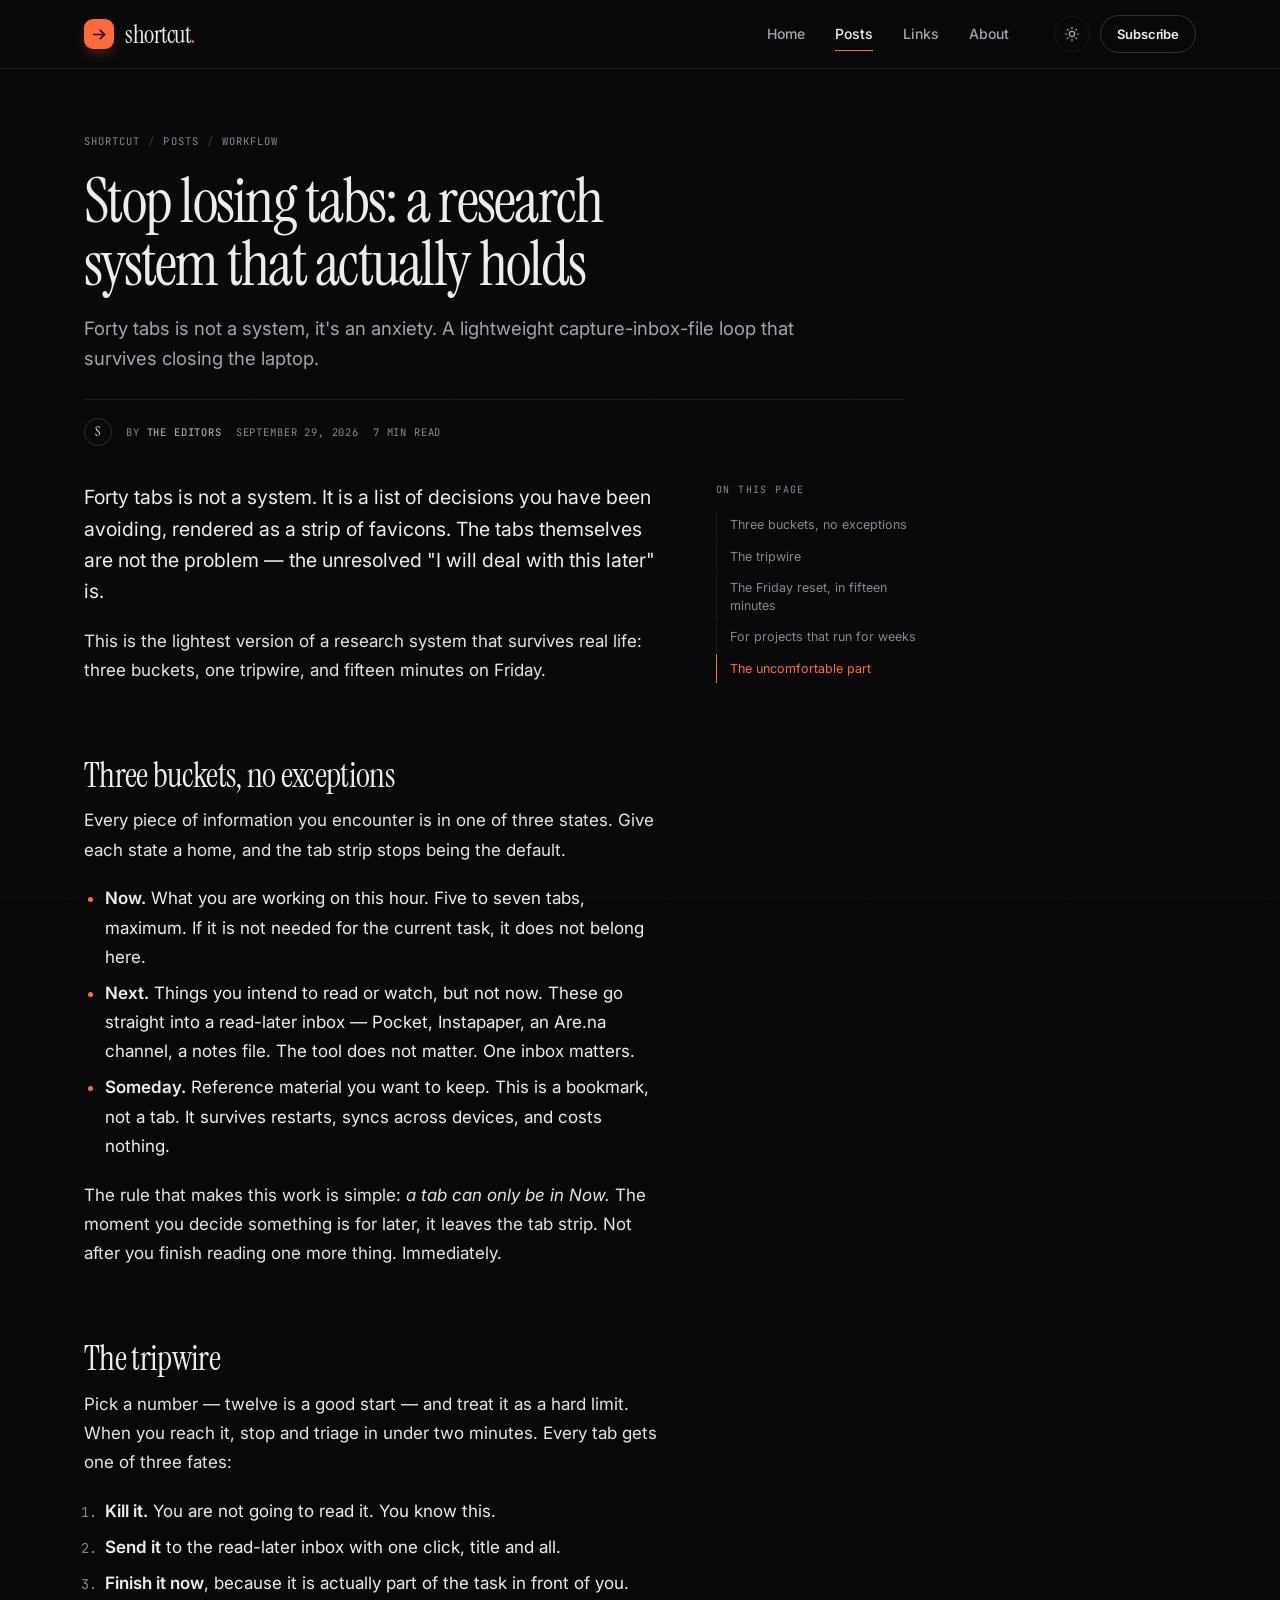
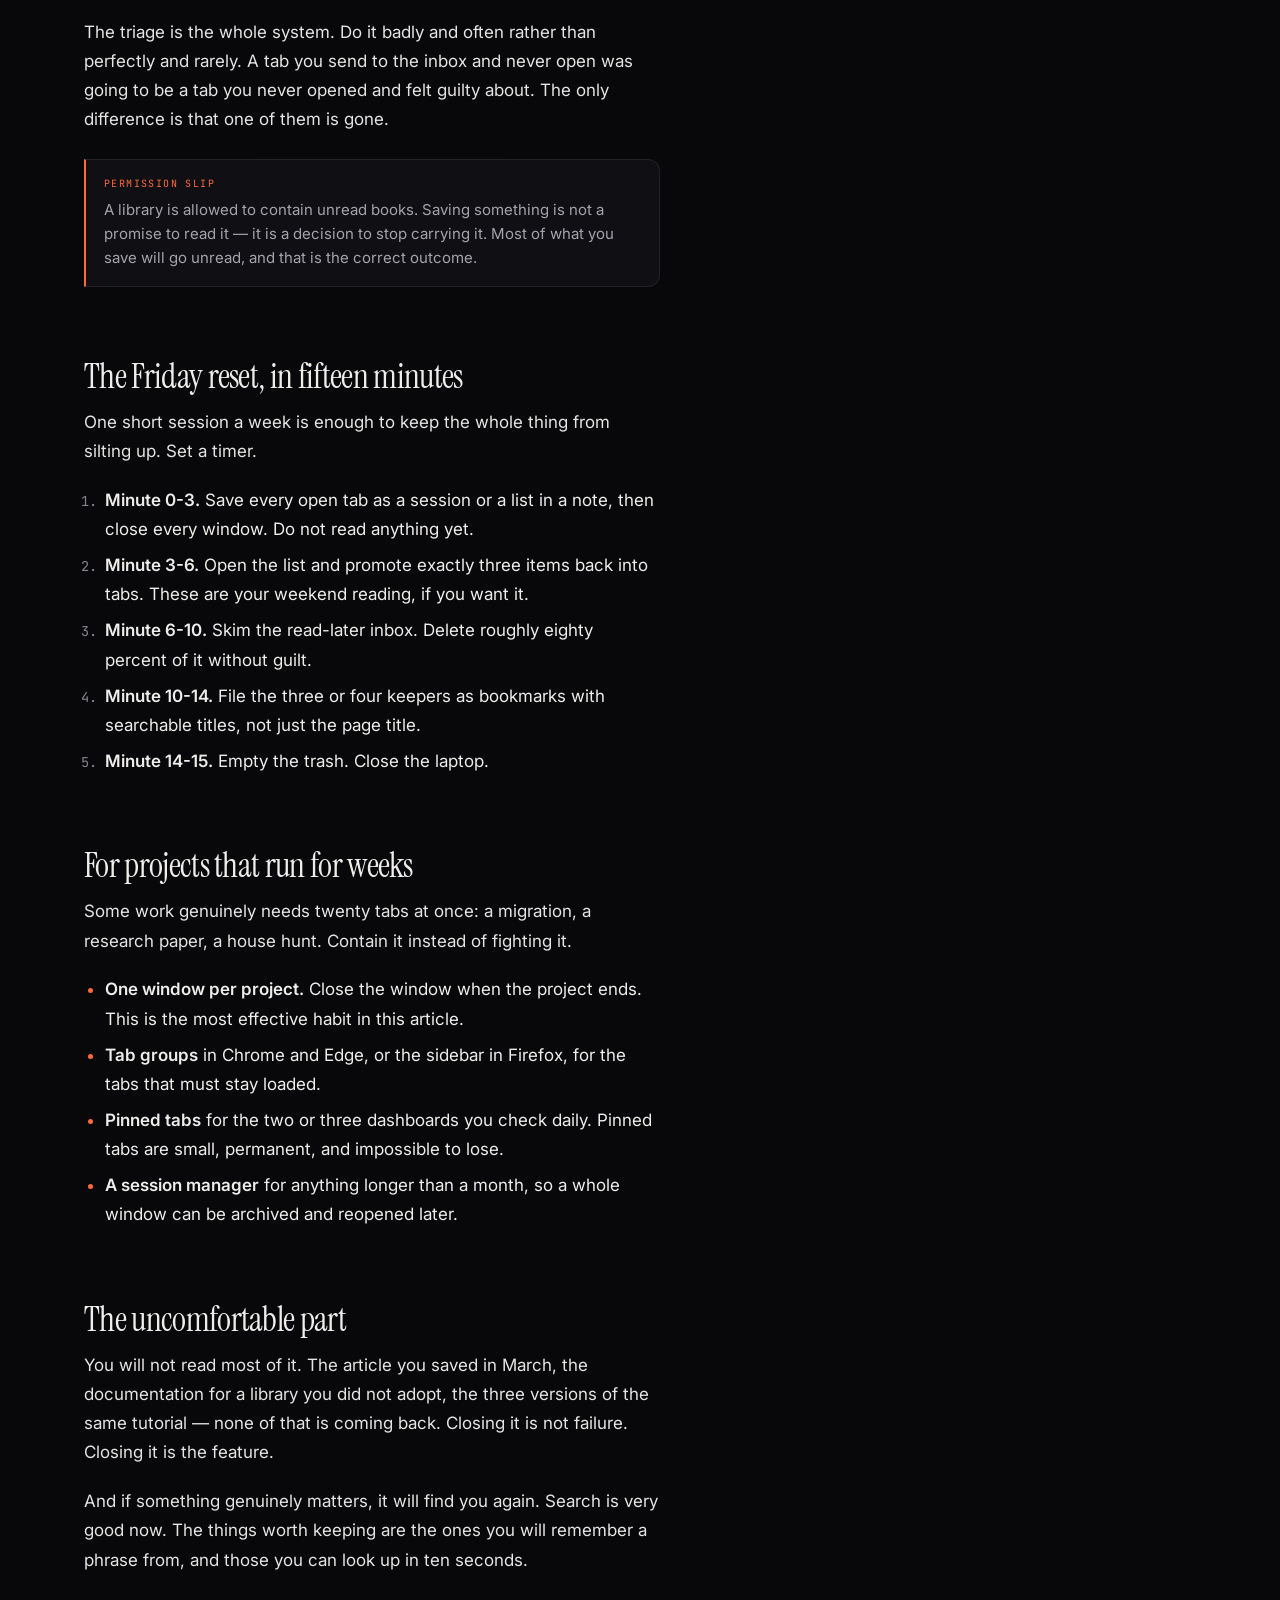
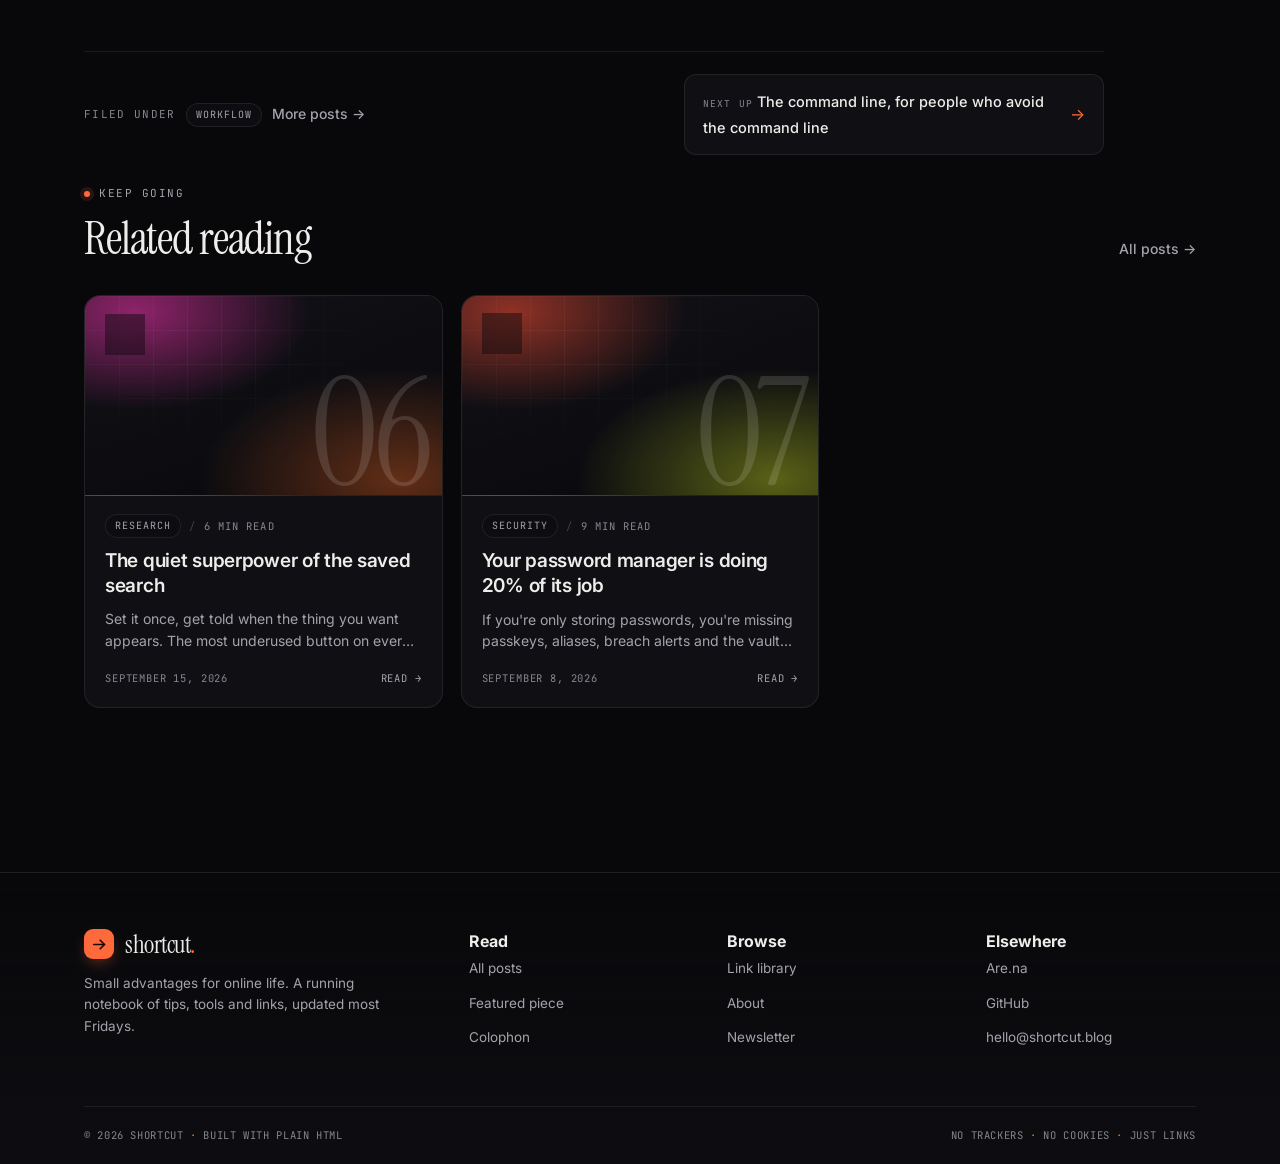
<file: website/posts/tab-system.html>
<!doctype html>
<html lang="en" data-theme="dark">
<head>
  <meta charset="utf-8">
  <meta name="viewport" content="width=device-width, initial-scale=1">
  <title>Stop losing tabs: a research system that actually holds &mdash; Shortcut</title>
  <meta name="description" content="Forty tabs is not a system, it's an anxiety. A lightweight capture-inbox-file loop that survives closing the laptop.">
  <meta property="og:title" content="Stop losing tabs: a research system that actually holds">
  <meta property="og:description" content="Forty tabs is not a system, it's an anxiety. A lightweight capture-inbox-file loop that survives closing the laptop.">
  <meta property="og:type" content="article">
  <meta name="theme-color" content="#08080a">
  <link rel="icon" href="data:image/svg+xml,%3Csvg xmlns='http://www.w3.org/2000/svg' viewBox='0 0 64 64'%3E%3Crect width='64' height='64' rx='16' fill='%23ff6a3d'/%3E%3Cpath d='M16 32h30M36 20l12 12-12 12' stroke='%23180b06' stroke-width='6' fill='none' stroke-linecap='round' stroke-linejoin='round'/%3E%3C/svg%3E">
  <script>try{localStorage.getItem('shortcut-theme')==='light'&&document.documentElement.setAttribute('data-theme','light')}catch(e){}</script>
  <link rel="preconnect" href="https://fonts.googleapis.com">
  <link rel="preconnect" href="https://fonts.gstatic.com" crossorigin>
  <link href="https://fonts.googleapis.com/css2?family=Instrument+Serif:ital@0;1&family=Inter:wght@400;500;600&family=JetBrains+Mono:wght@400;500&display=swap" rel="stylesheet">
  <link rel="stylesheet" href="../assets/css/style.css">
</head>
<body>
  <a class="skip-link" href="#main">Skip to content</a>

  <header class="site-header">
    <div class="container header-inner">
      <a class="brand" href="../index.html" aria-label="Shortcut, home">
        <span class="brand-mark" aria-hidden="true">
          <svg viewBox="0 0 24 24" fill="none" stroke="currentColor" stroke-width="2.4" stroke-linecap="round" stroke-linejoin="round"><path d="M4 12h15"/><path d="M13 6l6 6-6 6"/></svg>
        </span>
        shortcut<span class="brand-dot">.</span>
      </a>
      <nav class="site-nav" id="site-nav" aria-label="Main">
        <a class="nav-link" href="../index.html">Home</a>
        <a class="nav-link" href="../archive.html" aria-current="page">Posts</a>
        <a class="nav-link" href="../links.html">Links</a>
        <a class="nav-link" href="../about.html">About</a>
      </nav>
      <div class="header-actions">
        <button class="icon-btn" type="button" data-theme-toggle aria-label="Switch theme">
          <svg class="icon-sun" viewBox="0 0 24 24" fill="none" stroke="currentColor" stroke-width="1.8" stroke-linecap="round"><circle cx="12" cy="12" r="4"/><path d="M12 2v2M12 20v2M2 12h2M20 12h2M4.9 4.9l1.4 1.4M17.7 17.7l1.4 1.4M4.9 19.1l1.4-1.4M17.7 6.3l1.4-1.4"/></svg>
          <svg class="icon-moon" viewBox="0 0 24 24" fill="none" stroke="currentColor" stroke-width="1.8" stroke-linecap="round" stroke-linejoin="round"><path d="M21 12.8A9 9 0 1 1 11.2 3a7 7 0 0 0 9.8 9.8Z"/></svg>
        </button>
        <a class="btn btn-ghost btn-sm header-cta" href="../index.html#subscribe">Subscribe</a>
        <button class="icon-btn nav-toggle" type="button" aria-expanded="false" aria-controls="site-nav" aria-label="Open menu">
          <svg viewBox="0 0 24 24" fill="none" stroke="currentColor" stroke-width="1.8" stroke-linecap="round"><path d="M3 6h18M3 12h18M3 18h18"/></svg>
        </button>
      </div>
    </div>
  </header>

  <div class="read-progress" aria-hidden="true"></div>

  <main id="main">
    <article>
      <div class="container">
        <header class="article-hero">
          <nav class="breadcrumb" aria-label="Breadcrumb">
            <a href="../index.html">Shortcut</a><span class="slash">/</span>
            <a href="../archive.html">Posts</a><span class="slash">/</span>
            <span>Workflow</span>
          </nav>
          <h1>Stop losing tabs: a research system that actually holds</h1>
          <p class="article-dek">Forty tabs is not a system, it's an anxiety. A lightweight capture-inbox-file loop that survives closing the laptop.</p>
          <div class="byline">
            <span class="avatar" aria-hidden="true">S</span>
            <span>By <b>The editors</b></span>
            <span>September 29, 2026</span>
            <span>7 min read</span>
          </div>
        </header>
      </div>

      <div class="container article-body">
        <div class="prose" id="prose">
          <p class="lead">
            Forty tabs is not a system. It is a list of decisions you have been avoiding, rendered
            as a strip of favicons. The tabs themselves are not the problem &mdash; the unresolved
            "I will deal with this later" is.
          </p>
          <p>
            This is the lightest version of a research system that survives real life: three
            buckets, one tripwire, and fifteen minutes on Friday.
          </p>

          <h2>Three buckets, no exceptions</h2>
          <p>
            Every piece of information you encounter is in one of three states. Give each state a
            home, and the tab strip stops being the default.
          </p>
          <ul>
            <li>
              <strong>Now.</strong> What you are working on this hour. Five to seven tabs,
              maximum. If it is not needed for the current task, it does not belong here.
            </li>
            <li>
              <strong>Next.</strong> Things you intend to read or watch, but not now. These go
              straight into a read-later inbox &mdash; Pocket, Instapaper, an Are.na channel, a
              notes file. The tool does not matter. One inbox matters.
            </li>
            <li>
              <strong>Someday.</strong> Reference material you want to keep. This is a bookmark,
              not a tab. It survives restarts, syncs across devices, and costs nothing.
            </li>
          </ul>
          <p>
            The rule that makes this work is simple: <em>a tab can only be in Now.</em> The moment
            you decide something is for later, it leaves the tab strip. Not after you finish
            reading one more thing. Immediately.
          </p>

          <h2>The tripwire</h2>
          <p>
            Pick a number &mdash; twelve is a good start &mdash; and treat it as a hard limit. When
            you reach it, stop and triage in under two minutes. Every tab gets one of three fates:
          </p>
          <ol>
            <li><strong>Kill it.</strong> You are not going to read it. You know this.</li>
            <li><strong>Send it</strong> to the read-later inbox with one click, title and all.</li>
            <li><strong>Finish it now</strong>, because it is actually part of the task in front
              of you.</li>
          </ol>
          <p>
            The triage is the whole system. Do it badly and often rather than perfectly and rarely.
            A tab you send to the inbox and never open was going to be a tab you never opened and
            felt guilty about. The only difference is that one of them is gone.
          </p>

          <div class="callout">
            <span class="callout-label">Permission slip</span>
            <p>
              A library is allowed to contain unread books. Saving something is not a promise to
              read it &mdash; it is a decision to stop carrying it. Most of what you save will go
              unread, and that is the correct outcome.
            </p>
          </div>

          <h2>The Friday reset, in fifteen minutes</h2>
          <p>
            One short session a week is enough to keep the whole thing from silting up. Set a timer.
          </p>
          <ol>
            <li><strong>Minute 0-3.</strong> Save every open tab as a session or a list in a note,
              then close every window. Do not read anything yet.</li>
            <li><strong>Minute 3-6.</strong> Open the list and promote exactly three items back
              into tabs. These are your weekend reading, if you want it.</li>
            <li><strong>Minute 6-10.</strong> Skim the read-later inbox. Delete roughly eighty
              percent of it without guilt.</li>
            <li><strong>Minute 10-14.</strong> File the three or four keepers as bookmarks with
              searchable titles, not just the page title.</li>
            <li><strong>Minute 14-15.</strong> Empty the trash. Close the laptop.</li>
          </ol>

          <h2>For projects that run for weeks</h2>
          <p>
            Some work genuinely needs twenty tabs at once: a migration, a research paper, a
            house hunt. Contain it instead of fighting it.
          </p>
          <ul>
            <li><strong>One window per project.</strong> Close the window when the project ends.
              This is the most effective habit in this article.</li>
            <li><strong>Tab groups</strong> in Chrome and Edge, or the sidebar in Firefox, for the
              tabs that must stay loaded.</li>
            <li><strong>Pinned tabs</strong> for the two or three dashboards you check daily.
              Pinned tabs are small, permanent, and impossible to lose.</li>
            <li><strong>A session manager</strong> for anything longer than a month, so a whole
              window can be archived and reopened later.</li>
          </ul>

          <h2>The uncomfortable part</h2>
          <p>
            You will not read most of it. The article you saved in March, the documentation for a
            library you did not adopt, the three versions of the same tutorial &mdash; none of that
            is coming back. Closing it is not failure. Closing it is the feature.
          </p>
          <p>
            And if something genuinely matters, it will find you again. Search is very good now.
            The things worth keeping are the ones you will remember a phrase from, and those you
            can look up in ten seconds.
          </p>
        </div>

        <aside class="toc" aria-label="On this page">
          <p class="toc-title">On this page</p>
          <nav id="toc"></nav>
        </aside>
      </div>

      <div class="container">
        <div class="article-foot">
          <div class="article-foot-inner">
            <div class="share-row">
              <span class="mono">Filed under</span>
              <span class="tag">Workflow</span>
              <a class="text-link" href="../archive.html">More posts &rarr;</a>
            </div>
            <a class="next-up" href="terminal-for-humans.html">
              <span>
                <span class="label">Next up</span>
                <span class="title">The command line, for people who avoid the command line</span>
              </span>
              <span class="arrow" aria-hidden="true">&rarr;</span>
            </a>
          </div>
        </div>
      </div>
    </article>

    <section class="section" aria-labelledby="related-title" style="padding-top:24px">
      <div class="container">
        <div class="section-head">
          <div>
            <p class="eyebrow">Keep going</p>
            <h2 id="related-title">Related reading</h2>
          </div>
          <a class="text-link" href="../archive.html">All posts &rarr;</a>
        </div>
        <div class="posts-grid">
          <article class="post-card reveal">
            <a class="post-card-link" href="saved-searches.html">
              <div class="post-art" data-num="06" style="--h:322"><span class="art-glyph" aria-hidden="true">&#8981;</span></div>
              <div class="post-card-body">
                <div class="meta"><span class="tag">Research</span><span class="sep">/</span><span>6 min read</span></div>
                <h2>The quiet superpower of the saved search</h2>
                <p>Set it once, get told when the thing you want appears. The most underused button on every marketplace, job board and archive.</p>
                <div class="card-foot"><span>September 15, 2026</span><span class="go">Read &rarr;</span></div>
              </div>
            </a>
          </article>
          <article class="post-card reveal">
            <a class="post-card-link" href="password-manager.html">
              <div class="post-art" data-num="07" style="--h:8"><span class="art-glyph" aria-hidden="true">&#10035;</span></div>
              <div class="post-card-body">
                <div class="meta"><span class="tag">Security</span><span class="sep">/</span><span>9 min read</span></div>
                <h2>Your password manager is doing 20% of its job</h2>
                <p>If you're only storing passwords, you're missing passkeys, aliases, breach alerts and the vault that makes the whole thing worth it.</p>
                <div class="card-foot"><span>September 8, 2026</span><span class="go">Read &rarr;</span></div>
              </div>
            </a>
          </article>
        </div>
      </div>
    </section>
  </main>

  <footer class="site-footer">
    <div class="container">
      <div class="footer-top">
        <div class="footer-brand">
          <a class="brand" href="../index.html" aria-label="Shortcut, home">
            <span class="brand-mark" aria-hidden="true">
              <svg viewBox="0 0 24 24" fill="none" stroke="currentColor" stroke-width="2.4" stroke-linecap="round" stroke-linejoin="round"><path d="M4 12h15"/><path d="M13 6l6 6-6 6"/></svg>
            </span>
            shortcut<span class="brand-dot">.</span>
          </a>
          <p>Small advantages for online life. A running notebook of tips, tools and links, updated most Fridays.</p>
        </div>
        <div class="footer-col">
          <h4>Read</h4>
          <ul>
            <li><a href="../archive.html">All posts</a></li>
            <li><a href="browser-shortcuts.html">Featured piece</a></li>
            <li><a href="../about.html#colophon">Colophon</a></li>
          </ul>
        </div>
        <div class="footer-col">
          <h4>Browse</h4>
          <ul>
            <li><a href="../links.html">Link library</a></li>
            <li><a href="../about.html">About</a></li>
            <li><a href="../index.html#subscribe">Newsletter</a></li>
          </ul>
        </div>
        <div class="footer-col">
          <h4>Elsewhere</h4>
          <ul>
            <li><a href="https://www.are.na" target="_blank" rel="noopener noreferrer">Are.na</a></li>
            <li><a href="https://github.com" target="_blank" rel="noopener noreferrer">GitHub</a></li>
            <li><a href="mailto:hello@shortcut.blog">hello@shortcut.blog</a></li>
          </ul>
        </div>
      </div>
      <div class="footer-bottom">
        <span>&copy; <span data-year>2026</span> Shortcut <span class="dot">&middot;</span> Built with plain HTML</span>
        <span>No trackers <span class="dot">&middot;</span> No cookies <span class="dot">&middot;</span> Just links</span>
      </div>
    </div>
  </footer>

  <script src="../assets/js/site.js"></script>
</body>
</html>
</file>
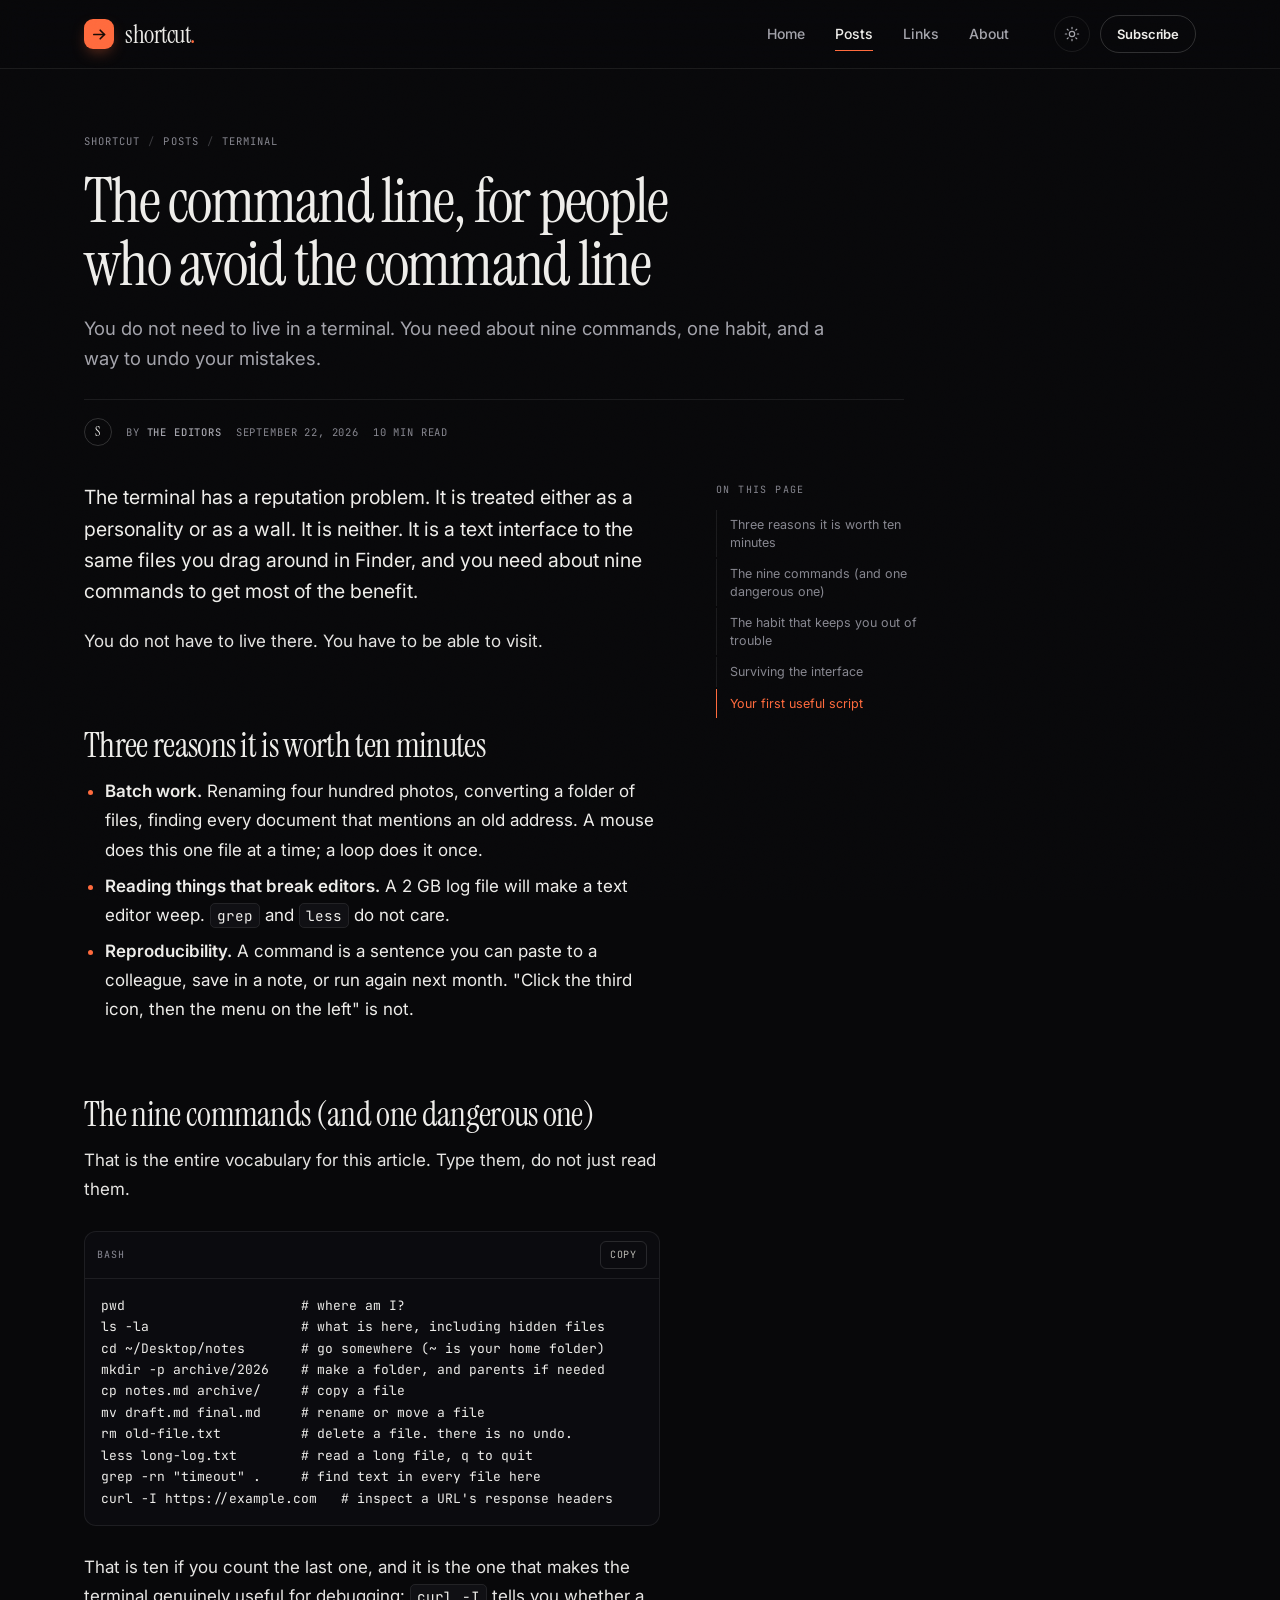
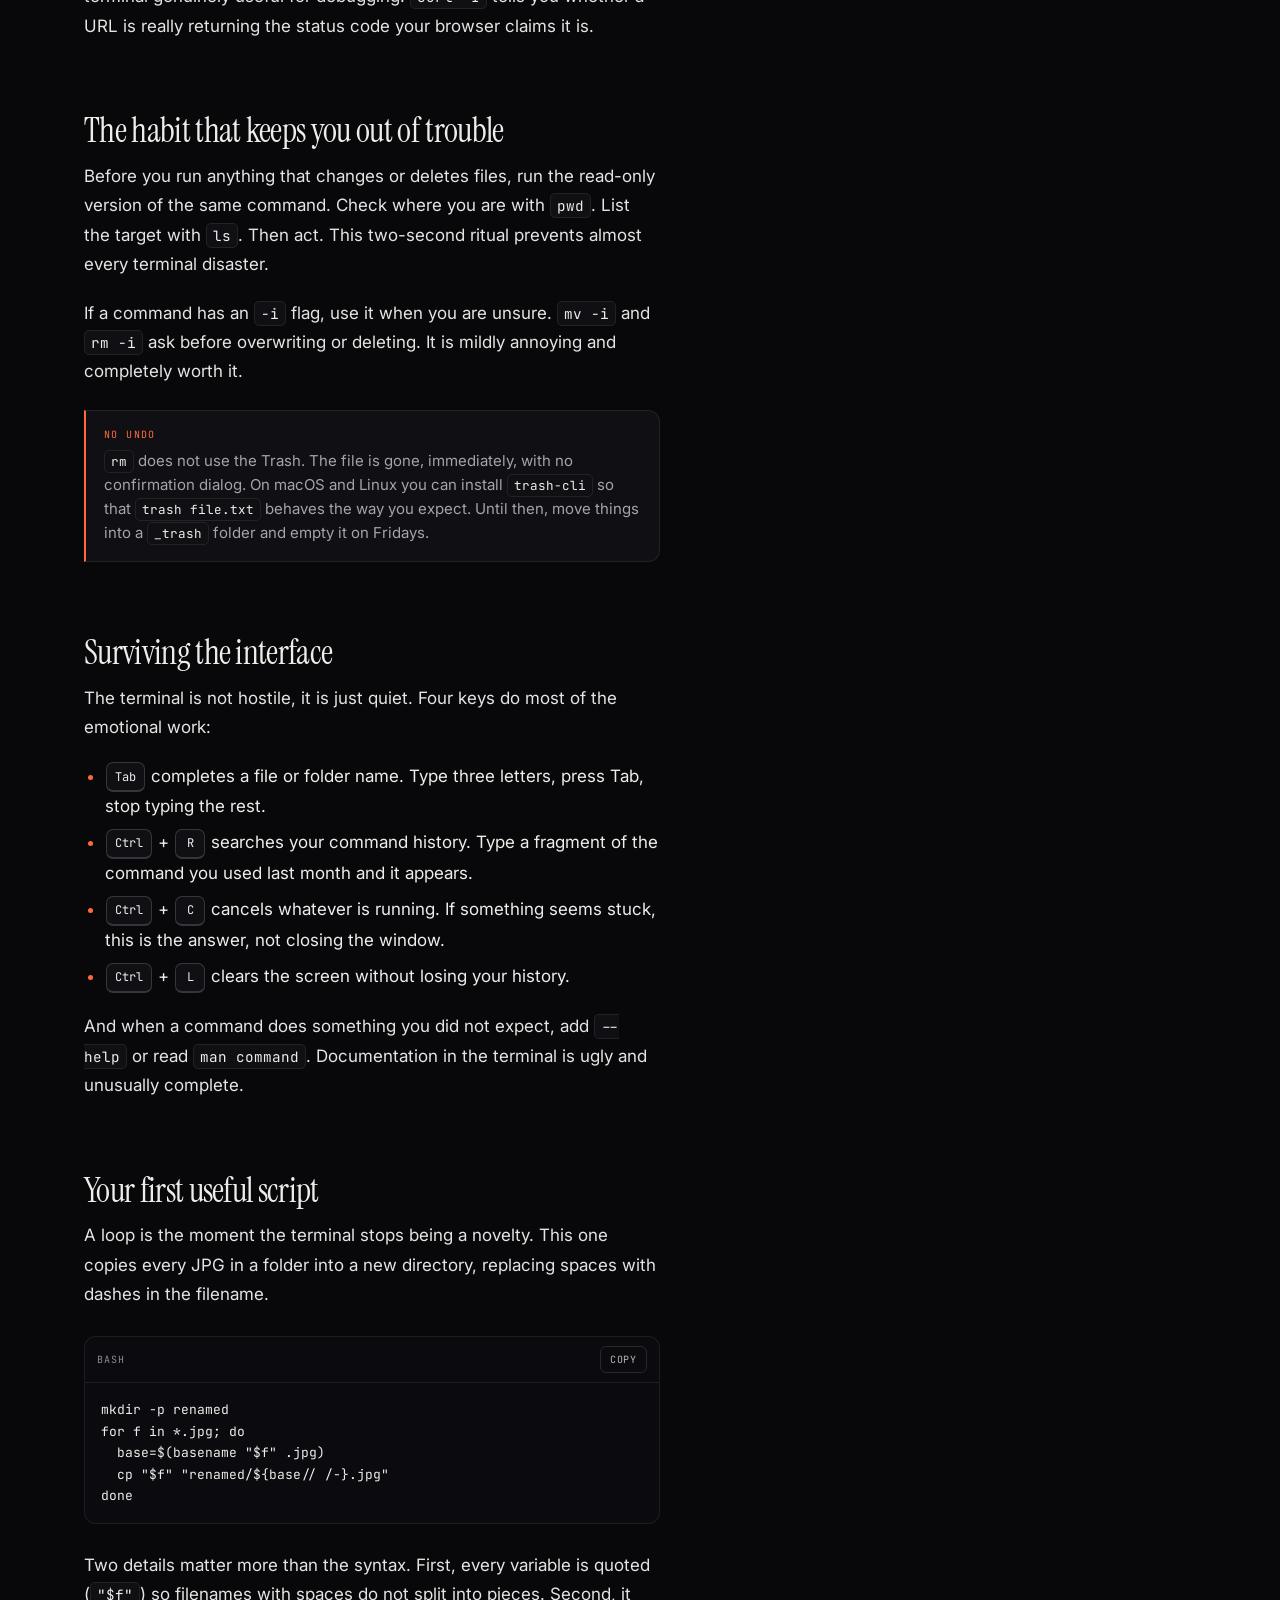
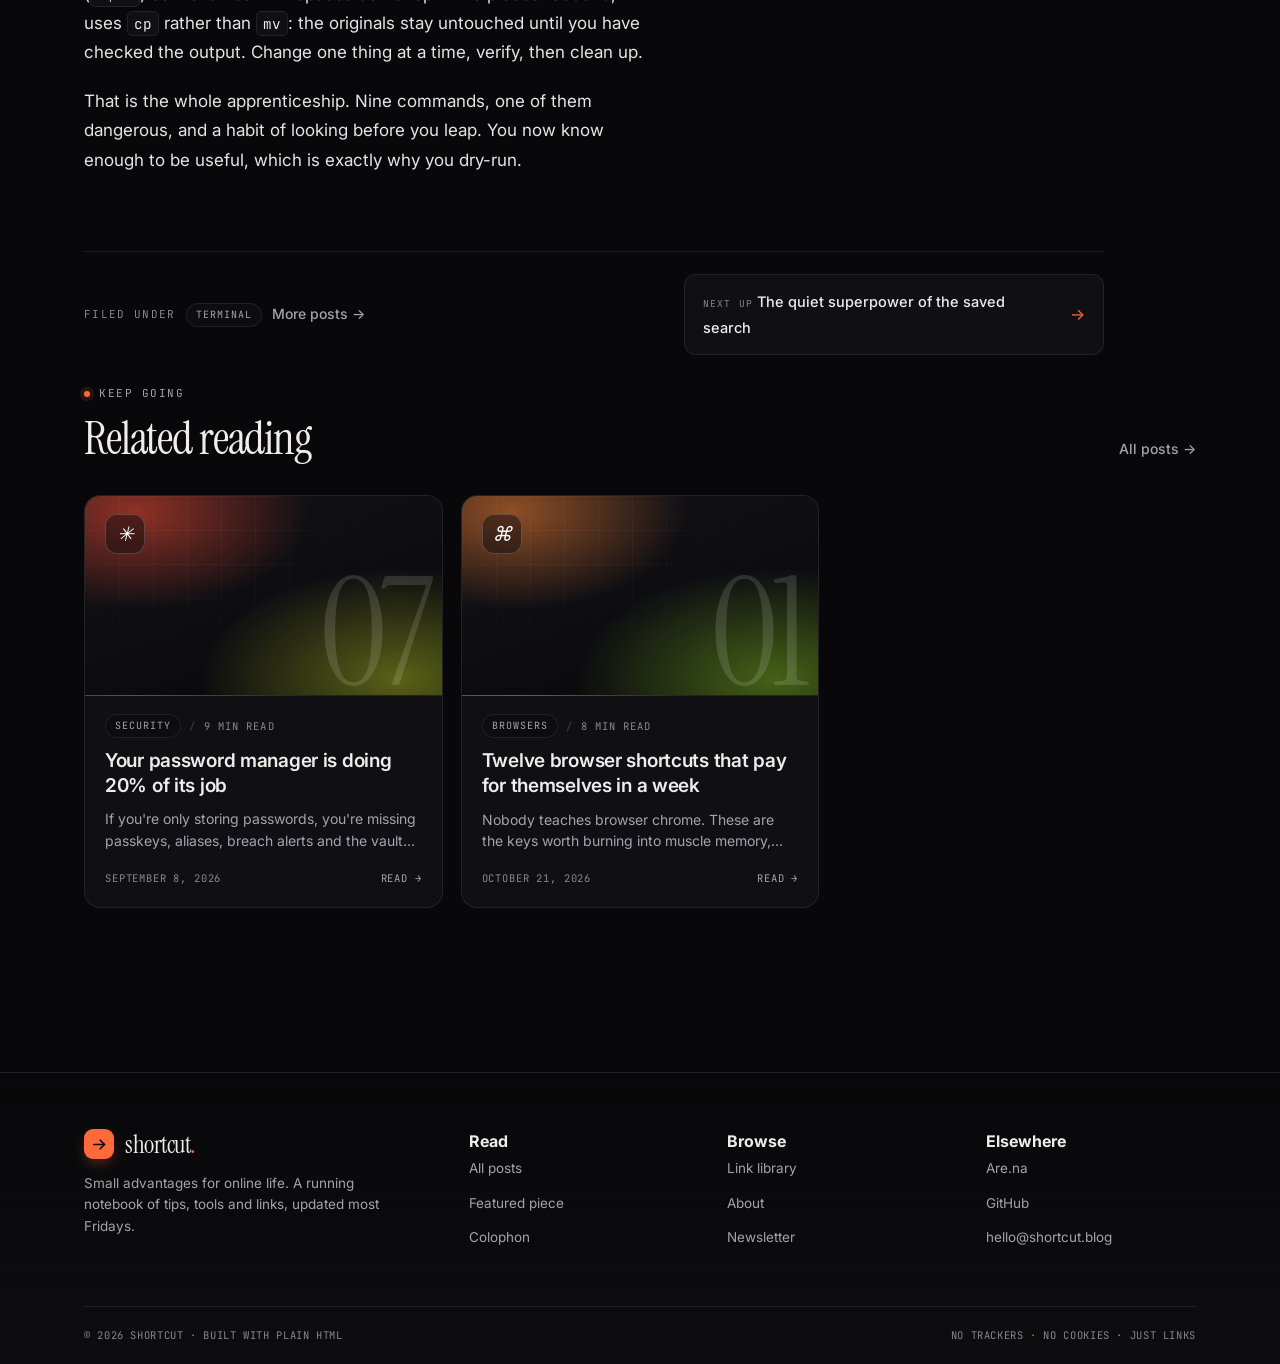
<file: website/posts/terminal-for-humans.html>
<!doctype html>
<html lang="en" data-theme="dark">
<head>
  <meta charset="utf-8">
  <meta name="viewport" content="width=device-width, initial-scale=1">
  <title>The command line, for people who avoid the command line &mdash; Shortcut</title>
  <meta name="description" content="You do not need to live in a terminal. You need about nine commands, one habit, and a way to undo your mistakes.">
  <meta property="og:title" content="The command line, for people who avoid the command line">
  <meta property="og:description" content="You do not need to live in a terminal. You need about nine commands, one habit, and a way to undo your mistakes.">
  <meta property="og:type" content="article">
  <meta name="theme-color" content="#08080a">
  <link rel="icon" href="data:image/svg+xml,%3Csvg xmlns='http://www.w3.org/2000/svg' viewBox='0 0 64 64'%3E%3Crect width='64' height='64' rx='16' fill='%23ff6a3d'/%3E%3Cpath d='M16 32h30M36 20l12 12-12 12' stroke='%23180b06' stroke-width='6' fill='none' stroke-linecap='round' stroke-linejoin='round'/%3E%3C/svg%3E">
  <script>try{localStorage.getItem('shortcut-theme')==='light'&&document.documentElement.setAttribute('data-theme','light')}catch(e){}</script>
  <link rel="preconnect" href="https://fonts.googleapis.com">
  <link rel="preconnect" href="https://fonts.gstatic.com" crossorigin>
  <link href="https://fonts.googleapis.com/css2?family=Instrument+Serif:ital@0;1&family=Inter:wght@400;500;600&family=JetBrains+Mono:wght@400;500&display=swap" rel="stylesheet">
  <link rel="stylesheet" href="../assets/css/style.css">
</head>
<body>
  <a class="skip-link" href="#main">Skip to content</a>

  <header class="site-header">
    <div class="container header-inner">
      <a class="brand" href="../index.html" aria-label="Shortcut, home">
        <span class="brand-mark" aria-hidden="true">
          <svg viewBox="0 0 24 24" fill="none" stroke="currentColor" stroke-width="2.4" stroke-linecap="round" stroke-linejoin="round"><path d="M4 12h15"/><path d="M13 6l6 6-6 6"/></svg>
        </span>
        shortcut<span class="brand-dot">.</span>
      </a>
      <nav class="site-nav" id="site-nav" aria-label="Main">
        <a class="nav-link" href="../index.html">Home</a>
        <a class="nav-link" href="../archive.html" aria-current="page">Posts</a>
        <a class="nav-link" href="../links.html">Links</a>
        <a class="nav-link" href="../about.html">About</a>
      </nav>
      <div class="header-actions">
        <button class="icon-btn" type="button" data-theme-toggle aria-label="Switch theme">
          <svg class="icon-sun" viewBox="0 0 24 24" fill="none" stroke="currentColor" stroke-width="1.8" stroke-linecap="round"><circle cx="12" cy="12" r="4"/><path d="M12 2v2M12 20v2M2 12h2M20 12h2M4.9 4.9l1.4 1.4M17.7 17.7l1.4 1.4M4.9 19.1l1.4-1.4M17.7 6.3l1.4-1.4"/></svg>
          <svg class="icon-moon" viewBox="0 0 24 24" fill="none" stroke="currentColor" stroke-width="1.8" stroke-linecap="round" stroke-linejoin="round"><path d="M21 12.8A9 9 0 1 1 11.2 3a7 7 0 0 0 9.8 9.8Z"/></svg>
        </button>
        <a class="btn btn-ghost btn-sm header-cta" href="../index.html#subscribe">Subscribe</a>
        <button class="icon-btn nav-toggle" type="button" aria-expanded="false" aria-controls="site-nav" aria-label="Open menu">
          <svg viewBox="0 0 24 24" fill="none" stroke="currentColor" stroke-width="1.8" stroke-linecap="round"><path d="M3 6h18M3 12h18M3 18h18"/></svg>
        </button>
      </div>
    </div>
  </header>

  <div class="read-progress" aria-hidden="true"></div>

  <main id="main">
    <article>
      <div class="container">
        <header class="article-hero">
          <nav class="breadcrumb" aria-label="Breadcrumb">
            <a href="../index.html">Shortcut</a><span class="slash">/</span>
            <a href="../archive.html">Posts</a><span class="slash">/</span>
            <span>Terminal</span>
          </nav>
          <h1>The command line, for people who avoid the command line</h1>
          <p class="article-dek">You do not need to live in a terminal. You need about nine commands, one habit, and a way to undo your mistakes.</p>
          <div class="byline">
            <span class="avatar" aria-hidden="true">S</span>
            <span>By <b>The editors</b></span>
            <span>September 22, 2026</span>
            <span>10 min read</span>
          </div>
        </header>
      </div>

      <div class="container article-body">
        <div class="prose" id="prose">
          <p class="lead">
            The terminal has a reputation problem. It is treated either as a personality or as a
            wall. It is neither. It is a text interface to the same files you drag around in
            Finder, and you need about nine commands to get most of the benefit.
          </p>
          <p>
            You do not have to live there. You have to be able to visit.
          </p>

          <h2>Three reasons it is worth ten minutes</h2>
          <ul>
            <li><strong>Batch work.</strong> Renaming four hundred photos, converting a folder of
              files, finding every document that mentions an old address. A mouse does this one
              file at a time; a loop does it once.</li>
            <li><strong>Reading things that break editors.</strong> A 2 GB log file will make a
              text editor weep. <code>grep</code> and <code>less</code> do not care.</li>
            <li><strong>Reproducibility.</strong> A command is a sentence you can paste to a
              colleague, save in a note, or run again next month. "Click the third icon, then the
              menu on the left" is not.</li>
          </ul>

          <h2>The nine commands (and one dangerous one)</h2>
          <p>
            That is the entire vocabulary for this article. Type them, do not just read them.
          </p>

          <div class="code-block">
            <div class="code-head"><span>bash</span><button class="copy-btn" type="button" data-copy>Copy</button></div>
            <pre><code>pwd                      # where am I?
ls -la                   # what is here, including hidden files
cd ~/Desktop/notes       # go somewhere (~ is your home folder)
mkdir -p archive/2026    # make a folder, and parents if needed
cp notes.md archive/     # copy a file
mv draft.md final.md     # rename or move a file
rm old-file.txt          # delete a file. there is no undo.
less long-log.txt        # read a long file, q to quit
grep -rn "timeout" .     # find text in every file here
curl -I https://example.com   # inspect a URL's response headers</code></pre>
          </div>

          <p>
            That is ten if you count the last one, and it is the one that makes the terminal
            genuinely useful for debugging: <code>curl -I</code> tells you whether a URL is really
            returning the status code your browser claims it is.
          </p>

          <h2>The habit that keeps you out of trouble</h2>
          <p>
            Before you run anything that changes or deletes files, run the read-only version of the
            same command. Check where you are with <code>pwd</code>. List the target with
            <code>ls</code>. Then act. This two-second ritual prevents almost every terminal
            disaster.
          </p>
          <p>
            If a command has an <code>-i</code> flag, use it when you are unsure.
            <code>mv -i</code> and <code>rm -i</code> ask before overwriting or deleting. It is
            mildly annoying and completely worth it.
          </p>

          <div class="callout">
            <span class="callout-label">No undo</span>
            <p>
              <code>rm</code> does not use the Trash. The file is gone, immediately, with no
              confirmation dialog. On macOS and Linux you can install <code>trash-cli</code> so
              that <code>trash file.txt</code> behaves the way you expect. Until then, move things
              into a <code>_trash</code> folder and empty it on Fridays.
            </p>
          </div>

          <h2>Surviving the interface</h2>
          <p>
            The terminal is not hostile, it is just quiet. Four keys do most of the emotional work:
          </p>
          <ul>
            <li><span class="kbd">Tab</span> completes a file or folder name. Type three letters,
              press Tab, stop typing the rest.</li>
            <li><span class="kbd">Ctrl</span> + <span class="kbd">R</span> searches your command
              history. Type a fragment of the command you used last month and it appears.</li>
            <li><span class="kbd">Ctrl</span> + <span class="kbd">C</span> cancels whatever is
              running. If something seems stuck, this is the answer, not closing the window.</li>
            <li><span class="kbd">Ctrl</span> + <span class="kbd">L</span> clears the screen
              without losing your history.</li>
          </ul>
          <p>
            And when a command does something you did not expect, add <code>--help</code> or read
            <code>man command</code>. Documentation in the terminal is ugly and unusually complete.
          </p>

          <h2>Your first useful script</h2>
          <p>
            A loop is the moment the terminal stops being a novelty. This one copies every JPG in a
            folder into a new directory, replacing spaces with dashes in the filename.
          </p>

          <div class="code-block">
            <div class="code-head"><span>bash</span><button class="copy-btn" type="button" data-copy>Copy</button></div>
            <pre><code>mkdir -p renamed
for f in *.jpg; do
  base=$(basename "$f" .jpg)
  cp "$f" "renamed/${base// /-}.jpg"
done</code></pre>
          </div>

          <p>
            Two details matter more than the syntax. First, every variable is quoted
            (<code>"$f"</code>) so filenames with spaces do not split into pieces. Second, it uses
            <code>cp</code> rather than <code>mv</code>: the originals stay untouched until you
            have checked the output. Change one thing at a time, verify, then clean up.
          </p>
          <p>
            That is the whole apprenticeship. Nine commands, one of them dangerous, and a habit of
            looking before you leap. You now know enough to be useful, which is exactly why you
            dry-run.
          </p>
        </div>

        <aside class="toc" aria-label="On this page">
          <p class="toc-title">On this page</p>
          <nav id="toc"></nav>
        </aside>
      </div>

      <div class="container">
        <div class="article-foot">
          <div class="article-foot-inner">
            <div class="share-row">
              <span class="mono">Filed under</span>
              <span class="tag">Terminal</span>
              <a class="text-link" href="../archive.html">More posts &rarr;</a>
            </div>
            <a class="next-up" href="saved-searches.html">
              <span>
                <span class="label">Next up</span>
                <span class="title">The quiet superpower of the saved search</span>
              </span>
              <span class="arrow" aria-hidden="true">&rarr;</span>
            </a>
          </div>
        </div>
      </div>
    </article>

    <section class="section" aria-labelledby="related-title" style="padding-top:24px">
      <div class="container">
        <div class="section-head">
          <div>
            <p class="eyebrow">Keep going</p>
            <h2 id="related-title">Related reading</h2>
          </div>
          <a class="text-link" href="../archive.html">All posts &rarr;</a>
        </div>
        <div class="posts-grid">
          <article class="post-card reveal">
            <a class="post-card-link" href="password-manager.html">
              <div class="post-art" data-num="07" style="--h:8"><span class="art-glyph" aria-hidden="true">&#10035;</span></div>
              <div class="post-card-body">
                <div class="meta"><span class="tag">Security</span><span class="sep">/</span><span>9 min read</span></div>
                <h2>Your password manager is doing 20% of its job</h2>
                <p>If you're only storing passwords, you're missing passkeys, aliases, breach alerts and the vault that makes the whole thing worth it.</p>
                <div class="card-foot"><span>September 8, 2026</span><span class="go">Read &rarr;</span></div>
              </div>
            </a>
          </article>
          <article class="post-card reveal">
            <a class="post-card-link" href="browser-shortcuts.html">
              <div class="post-art" data-num="01" style="--h:24"><span class="art-glyph" aria-hidden="true">&#8984;</span></div>
              <div class="post-card-body">
                <div class="meta"><span class="tag">Browsers</span><span class="sep">/</span><span>8 min read</span></div>
                <h2>Twelve browser shortcuts that pay for themselves in a week</h2>
                <p>Nobody teaches browser chrome. These are the keys worth burning into muscle memory, ranked by how often you'll actually reach for them.</p>
                <div class="card-foot"><span>October 21, 2026</span><span class="go">Read &rarr;</span></div>
              </div>
            </a>
          </article>
        </div>
      </div>
    </section>
  </main>

  <footer class="site-footer">
    <div class="container">
      <div class="footer-top">
        <div class="footer-brand">
          <a class="brand" href="../index.html" aria-label="Shortcut, home">
            <span class="brand-mark" aria-hidden="true">
              <svg viewBox="0 0 24 24" fill="none" stroke="currentColor" stroke-width="2.4" stroke-linecap="round" stroke-linejoin="round"><path d="M4 12h15"/><path d="M13 6l6 6-6 6"/></svg>
            </span>
            shortcut<span class="brand-dot">.</span>
          </a>
          <p>Small advantages for online life. A running notebook of tips, tools and links, updated most Fridays.</p>
        </div>
        <div class="footer-col">
          <h4>Read</h4>
          <ul>
            <li><a href="../archive.html">All posts</a></li>
            <li><a href="browser-shortcuts.html">Featured piece</a></li>
            <li><a href="../about.html#colophon">Colophon</a></li>
          </ul>
        </div>
        <div class="footer-col">
          <h4>Browse</h4>
          <ul>
            <li><a href="../links.html">Link library</a></li>
            <li><a href="../about.html">About</a></li>
            <li><a href="../index.html#subscribe">Newsletter</a></li>
          </ul>
        </div>
        <div class="footer-col">
          <h4>Elsewhere</h4>
          <ul>
            <li><a href="https://www.are.na" target="_blank" rel="noopener noreferrer">Are.na</a></li>
            <li><a href="https://github.com" target="_blank" rel="noopener noreferrer">GitHub</a></li>
            <li><a href="mailto:hello@shortcut.blog">hello@shortcut.blog</a></li>
          </ul>
        </div>
      </div>
      <div class="footer-bottom">
        <span>&copy; <span data-year>2026</span> Shortcut <span class="dot">&middot;</span> Built with plain HTML</span>
        <span>No trackers <span class="dot">&middot;</span> No cookies <span class="dot">&middot;</span> Just links</span>
      </div>
    </div>
  </footer>

  <script src="../assets/js/site.js"></script>
</body>
</html>
</file>
<file: website/assets/css/style.css>
/* ==========================================================================
   Shortcut — small advantages for online life
   Design system + components. No dependencies.
   ========================================================================== */

/* ---- Tokens -------------------------------------------------------------- */
:root {
  color-scheme: dark;

  --bg: #08080a;
  --bg-elev: #0d0d11;
  --surface: #101014;
  --surface-2: #16161c;

  --line: rgba(255, 255, 255, 0.08);
  --line-strong: rgba(255, 255, 255, 0.16);

  --text: #eeedea;
  --text-dim: #a3a3ab;
  --text-faint: #86868f;

  --accent: #ff6a3d;
  --accent-ink: #180b06;
  --accent-soft: rgba(255, 106, 61, 0.13);
  --violet: #8b7cff;

  --radius-sm: 10px;
  --radius: 16px;
  --radius-lg: 24px;

  --shadow: 0 24px 70px -24px rgba(0, 0, 0, 0.85);
  --shadow-soft: 0 10px 30px -12px rgba(0, 0, 0, 0.6);

  --font-display: "Instrument Serif", ui-serif, "Iowan Old Style", Georgia, serif;
  --font-body: "Inter", ui-sans-serif, system-ui, -apple-system, "Segoe UI", sans-serif;
  --font-mono: "JetBrains Mono", ui-monospace, SFMono-Regular, Menlo, monospace;

  --header-h: 68px;
  --page: 1160px;
  --ease: cubic-bezier(0.22, 0.61, 0.36, 1);
}

[data-theme="light"] {
  color-scheme: light;

  --bg: #f6f3ee;
  --bg-elev: #fffdf8;
  --surface: #fffdf8;
  --surface-2: #f0ece4;

  --line: rgba(20, 18, 14, 0.1);
  --line-strong: rgba(20, 18, 14, 0.2);

  --text: #16150f;
  --text-dim: #5d5a51;
  --text-faint: #6e6a60;

  --accent: #c8401a;
  --accent-ink: #fff8f4;
  --accent-soft: rgba(200, 64, 26, 0.1);
  --violet: #6448d8;

  --shadow: 0 24px 70px -28px rgba(40, 30, 20, 0.35);
  --shadow-soft: 0 10px 30px -14px rgba(40, 30, 20, 0.3);
}

/* ---- Reset --------------------------------------------------------------- */
*,
*::before,
*::after { box-sizing: border-box; }

* { margin: 0; }

html {
  -webkit-text-size-adjust: 100%;
  scroll-behavior: smooth;
  scroll-padding-top: calc(var(--header-h) + 24px);
}

body {
  min-height: 100vh;
  background: var(--bg);
  color: var(--text);
  font-family: var(--font-body);
  font-size: 16px;
  line-height: 1.6;
  -webkit-font-smoothing: antialiased;
  text-rendering: optimizeLegibility;
  overflow-x: hidden;
}

img, svg { display: block; max-width: 100%; }

a { color: inherit; text-decoration: none; }

button, input, textarea, select { font: inherit; color: inherit; }

button { background: none; border: 0; cursor: pointer; }

::selection {
  background: var(--accent);
  color: var(--accent-ink);
}

:focus-visible {
  outline: 2px solid var(--accent);
  outline-offset: 3px;
  border-radius: 4px;
}

::-webkit-scrollbar { width: 10px; height: 10px; }
::-webkit-scrollbar-track { background: var(--bg); }
::-webkit-scrollbar-thumb {
  background: var(--surface-2);
  border-radius: 99px;
  border: 2px solid var(--bg);
}
::-webkit-scrollbar-thumb:hover { background: var(--line-strong); }

/* Film grain over everything, very subtle */
body::after {
  content: "";
  position: fixed;
  inset: 0;
  z-index: 9999;
  pointer-events: none;
  opacity: 0.035;
  mix-blend-mode: overlay;
  background-image: url("data:image/svg+xml,%3Csvg xmlns='http://www.w3.org/2000/svg' width='200' height='200'%3E%3Cfilter id='n'%3E%3CfeTurbulence type='fractalNoise' baseFrequency='0.85' numOctaves='3'/%3E%3C/filter%3E%3Crect width='200' height='200' filter='url(%23n)'/%3E%3C/svg%3E");
}

/* ---- Layout helpers ------------------------------------------------------ */
.container {
  width: 100%;
  max-width: var(--page);
  margin-inline: auto;
  padding-inline: 24px;
}

.section { padding-block: clamp(48px, 7vw, 88px); }

.skip-link {
  position: absolute;
  left: 16px;
  top: -100px;
  z-index: 200;
  padding: 10px 16px;
  background: var(--accent);
  color: var(--accent-ink);
  border-radius: 8px;
  font-weight: 600;
  transition: top 0.2s var(--ease);
}
.skip-link:focus { top: 12px; }

.mono {
  font-family: var(--font-mono);
  font-size: 11px;
  letter-spacing: 0.12em;
  text-transform: uppercase;
}

.eyebrow {
  display: inline-flex;
  align-items: center;
  gap: 9px;
  font-family: var(--font-mono);
  font-size: 11px;
  letter-spacing: 0.14em;
  text-transform: uppercase;
  color: var(--text-dim);
}

.eyebrow::before {
  content: "";
  width: 6px;
  height: 6px;
  border-radius: 99px;
  background: var(--accent);
  box-shadow: 0 0 0 4px var(--accent-soft);
}

/* ---- Buttons ------------------------------------------------------------- */
.btn {
  display: inline-flex;
  align-items: center;
  justify-content: center;
  gap: 9px;
  height: 46px;
  padding: 0 22px;
  border-radius: 99px;
  font-size: 14.5px;
  font-weight: 600;
  letter-spacing: -0.01em;
  white-space: nowrap;
  transition: transform 0.25s var(--ease), background 0.25s var(--ease),
    border-color 0.25s var(--ease), color 0.25s var(--ease);
}

.btn svg { width: 16px; height: 16px; }

.btn-primary {
  background: var(--accent);
  color: var(--accent-ink);
  box-shadow: 0 12px 30px -12px color-mix(in oklab, var(--accent) 80%, transparent);
}
.btn-primary:hover { transform: translateY(-2px); }

.btn-ghost {
  border: 1px solid var(--line-strong);
  color: var(--text);
}
.btn-ghost:hover {
  border-color: var(--text-faint);
  background: var(--surface);
  transform: translateY(-2px);
}

.btn-sm { height: 38px; padding: 0 16px; font-size: 13px; }

.text-link {
  display: inline-flex;
  align-items: center;
  gap: 7px;
  font-size: 14px;
  font-weight: 500;
  color: var(--text-dim);
  transition: color 0.2s var(--ease), gap 0.2s var(--ease);
}
.text-link:hover { color: var(--accent); gap: 11px; }

/* ---- Header -------------------------------------------------------------- */
.site-header {
  position: sticky;
  top: 0;
  z-index: 100;
  border-bottom: 1px solid var(--line);
  background: color-mix(in oklab, var(--bg) 82%, transparent);
  backdrop-filter: blur(18px) saturate(150%);
  -webkit-backdrop-filter: blur(18px) saturate(150%);
}

.header-inner {
  display: flex;
  align-items: center;
  gap: 32px;
  height: var(--header-h);
}

.brand {
  display: inline-flex;
  align-items: center;
  gap: 0;
  font-family: var(--font-display);
  font-size: 25px;
  letter-spacing: -0.02em;
  line-height: 1;
  margin-right: auto;
}

.brand-mark {
  display: grid;
  place-items: center;
  width: 30px;
  height: 30px;
  margin-right: 11px;
  border-radius: 9px;
  background: var(--accent);
  color: var(--accent-ink);
  box-shadow: 0 6px 18px -8px var(--accent);
  transition: transform 0.3s var(--ease);
}
.brand:hover .brand-mark { transform: rotate(-8deg) scale(1.05); }
.brand-mark svg { width: 17px; height: 17px; }

.brand-dot { color: var(--accent); }

.site-nav { display: flex; align-items: center; gap: 4px; }

.nav-link {
  position: relative;
  padding: 8px 13px;
  border-radius: 8px;
  font-size: 14px;
  font-weight: 500;
  color: var(--text-dim);
  transition: color 0.2s var(--ease), background 0.2s var(--ease);
}
.nav-link:hover { color: var(--text); background: var(--surface); }
.nav-link[aria-current="page"] { color: var(--text); }
.nav-link[aria-current="page"]::after {
  content: "";
  position: absolute;
  left: 13px;
  right: 13px;
  bottom: 2px;
  height: 1px;
  background: var(--accent);
}

.header-actions { display: flex; align-items: center; gap: 10px; }

.icon-btn {
  display: grid;
  place-items: center;
  width: 36px;
  height: 36px;
  border-radius: 99px;
  border: 1px solid var(--line);
  color: var(--text-dim);
  transition: color 0.2s var(--ease), border-color 0.2s var(--ease),
    background 0.2s var(--ease);
}
.icon-btn:hover {
  color: var(--text);
  border-color: var(--line-strong);
  background: var(--surface);
}
.icon-btn svg { width: 16px; height: 16px; }

.icon-moon { display: none; }
[data-theme="light"] .icon-moon { display: block; }
[data-theme="light"] .icon-sun { display: none; }

.nav-toggle { display: none; }

@media (max-width: 860px) {
  .site-nav {
    position: fixed;
    inset: var(--header-h) 0 auto 0;
    flex-direction: column;
    align-items: stretch;
    gap: 2px;
    padding: 12px 16px 20px;
    background: var(--bg-elev);
    border-bottom: 1px solid var(--line);
    box-shadow: var(--shadow-soft);
    transform: translateY(-8px);
    opacity: 0;
    pointer-events: none;
    transition: opacity 0.22s var(--ease), transform 0.22s var(--ease);
  }
  .site-nav.open {
    transform: none;
    opacity: 1;
    pointer-events: auto;
  }
  .nav-link { padding: 12px 14px; font-size: 15px; }
  .nav-link[aria-current="page"]::after { display: none; }
  .nav-toggle { display: grid; }
  .header-cta { display: none; }
}

/* ---- Hero ---------------------------------------------------------------- */
.hero {
  position: relative;
  padding: clamp(56px, 8vw, 104px) 0 clamp(40px, 5vw, 64px);
  overflow: hidden;
}

.hero::before,
.hero::after {
  content: "";
  position: absolute;
  border-radius: 50%;
  pointer-events: none;
  filter: blur(30px);
}
.hero::before {
  width: 760px;
  height: 560px;
  top: -280px;
  left: -180px;
  background: radial-gradient(circle at center, var(--accent-soft), transparent 68%);
  opacity: 0.95;
}
.hero::after {
  width: 620px;
  height: 480px;
  top: -180px;
  right: -160px;
  background: radial-gradient(circle at center, color-mix(in oklab, var(--violet) 22%, transparent), transparent 70%);
}

.hero-grid-bg {
  position: absolute;
  inset: 0;
  pointer-events: none;
  background-image:
    linear-gradient(to right, var(--line) 1px, transparent 1px),
    linear-gradient(to bottom, var(--line) 1px, transparent 1px);
  background-size: 76px 76px;
  opacity: 0.6;
  -webkit-mask-image: radial-gradient(ellipse 75% 65% at 50% 0%, #000 20%, transparent 72%);
  mask-image: radial-gradient(ellipse 75% 65% at 50% 0%, #000 20%, transparent 72%);
}

.hero-inner {
  position: relative;
  display: grid;
  grid-template-columns: minmax(0, 1.15fr) minmax(0, 0.85fr);
  gap: clamp(32px, 5vw, 72px);
  align-items: center;
}

.hero-copy { max-width: 620px; }

.hero h1 {
  font-family: var(--font-display);
  font-weight: 400;
  font-size: clamp(46px, 7.4vw, 92px);
  line-height: 0.94;
  letter-spacing: -0.028em;
  margin: 22px 0 0;
}

.hero h1 em {
  font-style: italic;
  color: var(--accent);
}

.hero-lede {
  max-width: 46ch;
  margin-top: 24px;
  font-size: clamp(16px, 1.6vw, 18px);
  line-height: 1.62;
  color: var(--text-dim);
}

.hero-actions {
  display: flex;
  flex-wrap: wrap;
  gap: 12px;
  margin-top: 32px;
}

.hero-stats {
  display: flex;
  flex-wrap: wrap;
  gap: 10px 26px;
  margin-top: 40px;
  padding-top: 22px;
  border-top: 1px solid var(--line);
  font-family: var(--font-mono);
  font-size: 11px;
  letter-spacing: 0.08em;
  text-transform: uppercase;
  color: var(--text-faint);
}
.hero-stats b {
  color: var(--text);
  font-weight: 500;
}

/* Browser-chrome mock card */
.mock-wrap {
  position: relative;
  perspective: 1200px;
}

.mock {
  position: relative;
  border: 1px solid var(--line);
  border-radius: var(--radius-lg);
  background: linear-gradient(170deg, var(--surface-2), var(--bg-elev) 55%);
  box-shadow: var(--shadow);
  overflow: hidden;
  transform: rotate(-1.4deg);
  transition: transform 0.5s var(--ease);
}
.mock:hover { transform: rotate(0deg) translateY(-4px); }

.mock-bar {
  display: flex;
  align-items: center;
  gap: 6px;
  padding: 12px 14px;
  border-bottom: 1px solid var(--line);
  background: color-mix(in oklab, var(--bg) 30%, transparent);
}
.mock-dot {
  width: 9px;
  height: 9px;
  border-radius: 99px;
  background: var(--line-strong);
}
.mock-dot:first-child { background: color-mix(in oklab, var(--accent) 60%, var(--line)); }
.mock-url {
  margin-left: 8px;
  font-family: var(--font-mono);
  font-size: 10.5px;
  letter-spacing: 0.06em;
  color: var(--text-faint);
}

.mock-body { padding: 22px 24px 26px; }

.mock-label {
  display: flex;
  justify-content: space-between;
  gap: 12px;
  font-family: var(--font-mono);
  font-size: 10.5px;
  letter-spacing: 0.14em;
  text-transform: uppercase;
  color: var(--text-faint);
  margin-bottom: 16px;
}
.mock-label span:last-child { color: var(--accent); }

.mock-title {
  font-family: var(--font-display);
  font-weight: 400;
  font-size: clamp(24px, 2.6vw, 31px);
  line-height: 1.1;
  letter-spacing: -0.02em;
}

.mock p {
  margin-top: 10px;
  font-size: 14px;
  line-height: 1.6;
  color: var(--text-dim);
  max-width: 34ch;
}

.keys {
  display: flex;
  align-items: center;
  gap: 7px;
  margin-top: 22px;
  padding-top: 18px;
  border-top: 1px dashed var(--line);
}

.kbd {
  display: inline-grid;
  place-items: center;
  min-width: 30px;
  height: 30px;
  padding: 0 8px;
  border: 1px solid var(--line-strong);
  border-bottom-width: 2px;
  border-radius: 7px;
  background: var(--surface);
  font-family: var(--font-mono);
  font-size: 12px;
  color: var(--text);
}
.kbd-plus { color: var(--text-faint); font-size: 11px; }
.keys-note {
  margin-left: auto;
  font-family: var(--font-mono);
  font-size: 10.5px;
  letter-spacing: 0.08em;
  text-transform: uppercase;
  color: var(--text-faint);
}

.mock-badge {
  position: absolute;
  right: -14px;
  bottom: -18px;
  display: flex;
  align-items: center;
  gap: 8px;
  padding: 10px 14px;
  border-radius: 99px;
  border: 1px solid var(--line);
  background: var(--bg-elev);
  box-shadow: var(--shadow-soft);
  font-family: var(--font-mono);
  font-size: 10.5px;
  letter-spacing: 0.08em;
  text-transform: uppercase;
  color: var(--text-dim);
  transform: rotate(2.5deg);
}
.mock-badge b { color: var(--text); font-weight: 500; }

@media (max-width: 940px) {
  .hero-inner { grid-template-columns: 1fr; }
  .mock-wrap { max-width: 440px; }
  .mock-badge { right: 10px; }
}

/* ---- Section heads ------------------------------------------------------- */
.section-head {
  display: flex;
  align-items: flex-end;
  justify-content: space-between;
  gap: 20px;
  margin-bottom: clamp(22px, 3vw, 34px);
}

.section-head h2 {
  margin-top: 10px;
  font-family: var(--font-display);
  font-weight: 400;
  font-size: clamp(30px, 4vw, 46px);
  line-height: 1;
  letter-spacing: -0.025em;
}

.section-head p.sub {
  margin-top: 10px;
  max-width: 52ch;
  color: var(--text-dim);
  font-size: 15px;
}

/* ---- Featured post ------------------------------------------------------- */
.featured {
  position: relative;
  display: grid;
  grid-template-columns: 1.02fr 0.98fr;
  gap: clamp(24px, 4vw, 56px);
  align-items: center;
  padding: clamp(22px, 3vw, 34px);
  border: 1px solid var(--line);
  border-radius: var(--radius-lg);
  background:
    radial-gradient(90% 120% at 100% 0%, var(--accent-soft), transparent 55%),
    linear-gradient(160deg, var(--surface), var(--bg-elev));
  overflow: hidden;
  transition: border-color 0.3s var(--ease);
}
.featured:hover { border-color: var(--line-strong); }

.featured-body { padding: 4px 0; }

.featured h2 {
  margin-top: 14px;
  font-family: var(--font-display);
  font-weight: 400;
  font-size: clamp(30px, 4.2vw, 50px);
  line-height: 1.02;
  letter-spacing: -0.025em;
}
.featured h2 a:hover { color: var(--accent); }

.featured p {
  margin-top: 14px;
  max-width: 46ch;
  color: var(--text-dim);
  font-size: 15.5px;
}

.featured-cta {
  display: flex;
  align-items: center;
  gap: 18px;
  flex-wrap: wrap;
  margin-top: 26px;
}

/* ---- Post art ------------------------------------------------------------ */
.post-art {
  position: relative;
  aspect-ratio: 16 / 10;
  border-radius: var(--radius);
  overflow: hidden;
  background:
    radial-gradient(85% 85% at 14% 8%, hsl(var(--h, 20) 92% 58% / 0.55), transparent 58%),
    radial-gradient(90% 90% at 88% 92%, hsl(calc(var(--h, 20) + 58) 88% 55% / 0.38), transparent 62%),
    linear-gradient(160deg, #121218, #08080b);
  isolation: isolate;
}

.post-art::before {
  content: "";
  position: absolute;
  inset: 0;
  background-image:
    linear-gradient(to right, rgba(255, 255, 255, 0.07) 1px, transparent 1px),
    linear-gradient(to bottom, rgba(255, 255, 255, 0.07) 1px, transparent 1px);
  background-size: 34px 34px;
  -webkit-mask-image: radial-gradient(ellipse 80% 80% at 30% 20%, #000, transparent 78%);
  mask-image: radial-gradient(ellipse 80% 80% at 30% 20%, #000, transparent 78%);
  opacity: 0.7;
}

.post-art::after {
  content: attr(data-num);
  position: absolute;
  right: 14px;
  bottom: -14px;
  font-family: var(--font-display);
  font-size: clamp(96px, 13vw, 150px);
  line-height: 1;
  color: rgba(255, 255, 255, 0.13);
  letter-spacing: -0.04em;
}

.art-glyph {
  position: absolute;
  left: 20px;
  top: 18px;
  z-index: 2;
  display: grid;
  place-items: center;
  width: 40px;
  height: 40px;
  border-radius: 12px;
  border: 1px solid rgba(255, 255, 255, 0.18);
  background: rgba(10, 10, 14, 0.45);
  backdrop-filter: blur(6px);
  font-family: var(--font-display);
  font-size: 20px;
  color: #fff;
  font-style: italic;
}

.featured .post-art { aspect-ratio: 4 / 3; }

/* ---- Post cards ---------------------------------------------------------- */
.posts-grid {
  display: grid;
  grid-template-columns: repeat(auto-fill, minmax(272px, 1fr));
  gap: 18px;
}

.post-card {
  display: flex;
  flex-direction: column;
  border: 1px solid var(--line);
  border-radius: var(--radius);
  background: var(--surface);
  overflow: hidden;
  transition: transform 0.35s var(--ease), border-color 0.35s var(--ease),
    background 0.35s var(--ease);
}
.post-card:hover {
  transform: translateY(-4px);
  border-color: var(--line-strong);
  background: var(--surface-2);
}
.post-card .post-art {
  border-radius: 0;
  border-bottom: 1px solid var(--line);
  aspect-ratio: 16 / 9;
  transition: filter 0.4s var(--ease);
}
.post-card:hover .post-art { filter: saturate(1.15) brightness(1.05); }

.post-card-body {
  display: flex;
  flex-direction: column;
  gap: 10px;
  padding: 18px 20px 20px;
  flex: 1;
}

.post-card h2 {
  font-size: 19px;
  font-weight: 600;
  line-height: 1.32;
  letter-spacing: -0.015em;
}
.post-card:hover h2 { color: var(--accent); }

.post-card p {
  font-size: 14px;
  line-height: 1.55;
  color: var(--text-dim);
  display: -webkit-box;
  -webkit-line-clamp: 2;
  -webkit-box-orient: vertical;
  overflow: hidden;
}

.meta {
  display: flex;
  align-items: center;
  flex-wrap: wrap;
  gap: 8px;
  font-family: var(--font-mono);
  font-size: 10.5px;
  letter-spacing: 0.1em;
  text-transform: uppercase;
  color: var(--text-faint);
}
.meta .sep { opacity: 0.4; }

.tag {
  padding: 3px 9px;
  border-radius: 99px;
  border: 1px solid var(--line);
  background: var(--bg-elev);
  font-family: var(--font-mono);
  font-size: 10px;
  letter-spacing: 0.1em;
  text-transform: uppercase;
  color: var(--text-dim);
}
.post-card:hover .tag { border-color: color-mix(in oklab, var(--accent) 40%, var(--line)); }

.card-foot {
  display: flex;
  align-items: center;
  justify-content: space-between;
  gap: 12px;
  margin-top: auto;
  padding-top: 8px;
  font-family: var(--font-mono);
  font-size: 10.5px;
  letter-spacing: 0.08em;
  text-transform: uppercase;
  color: var(--text-faint);
}
.card-foot .go {
  color: var(--text-dim);
  transition: color 0.2s var(--ease), transform 0.2s var(--ease);
}
.post-card:hover .card-foot .go { color: var(--accent); transform: translateX(3px); }

/* ---- Link library -------------------------------------------------------- */
.links-grid {
  display: grid;
  grid-template-columns: repeat(auto-fill, minmax(290px, 1fr));
  gap: 12px;
}

.link-card {
  display: flex;
  align-items: flex-start;
  gap: 14px;
  padding: 16px;
  border: 1px solid var(--line);
  border-radius: var(--radius-sm);
  background: var(--surface);
  transition: transform 0.3s var(--ease), border-color 0.3s var(--ease),
    background 0.3s var(--ease);
}
.link-card:hover {
  transform: translateY(-2px);
  border-color: var(--line-strong);
  background: var(--surface-2);
}

.monogram {
  flex: none;
  display: grid;
  place-items: center;
  width: 40px;
  height: 40px;
  border-radius: 11px;
  border: 1px solid var(--line);
  background:
    radial-gradient(120% 120% at 20% 10%, hsl(var(--h, 20) 90% 60% / 0.45), transparent 65%),
    var(--bg-elev);
  font-family: var(--font-display);
  font-size: 19px;
  color: var(--text);
}

.link-body { min-width: 0; flex: 1; }

.link-top {
  display: flex;
  align-items: center;
  gap: 8px;
}
.link-name {
  font-size: 14.5px;
  font-weight: 600;
  letter-spacing: -0.01em;
  white-space: nowrap;
  overflow: hidden;
  text-overflow: ellipsis;
}
.link-arrow {
  margin-left: auto;
  flex: none;
  color: var(--text-faint);
  transition: color 0.2s var(--ease), transform 0.2s var(--ease);
}
.link-card:hover .link-arrow { color: var(--accent); transform: translate(2px, -2px); }
.link-arrow svg { width: 14px; height: 14px; }

.link-note {
  margin-top: 3px;
  font-size: 13px;
  line-height: 1.5;
  color: var(--text-dim);
}
.link-domain {
  display: block;
  margin-top: 6px;
  font-family: var(--font-mono);
  font-size: 10px;
  letter-spacing: 0.06em;
  color: var(--text-faint);
}

/* ---- CTA / subscribe ----------------------------------------------------- */
.cta {
  position: relative;
  display: grid;
  grid-template-columns: minmax(0, 1fr) minmax(0, 0.9fr);
  gap: clamp(24px, 4vw, 56px);
  align-items: center;
  padding: clamp(28px, 5vw, 54px);
  border: 1px solid var(--line);
  border-radius: var(--radius-lg);
  background:
    radial-gradient(80% 130% at 100% 0%, var(--accent-soft), transparent 58%),
    radial-gradient(70% 120% at 0% 100%, color-mix(in oklab, var(--violet) 14%, transparent), transparent 60%),
    var(--surface);
  overflow: hidden;
}

.cta h2 {
  font-family: var(--font-display);
  font-weight: 400;
  font-size: clamp(30px, 4.4vw, 48px);
  line-height: 1.02;
  letter-spacing: -0.025em;
}
.cta h2 em { font-style: italic; color: var(--accent); }
.cta p {
  margin-top: 12px;
  max-width: 44ch;
  color: var(--text-dim);
  font-size: 15px;
}

.subscribe { width: 100%; }

.subscribe-row {
  display: flex;
  gap: 8px;
  padding: 6px;
  border: 1px solid var(--line-strong);
  border-radius: 99px;
  background: var(--bg);
}
.subscribe-row:focus-within { border-color: var(--accent); }
.subscribe input {
  flex: 1;
  min-width: 0;
  padding: 0 16px;
  border: 0;
  background: transparent;
  font-size: 14.5px;
  outline: none;
}
.subscribe input::placeholder { color: var(--text-faint); }
.subscribe button { flex: none; }

.form-note {
  margin-top: 12px;
  font-family: var(--font-mono);
  font-size: 10.5px;
  letter-spacing: 0.06em;
  text-transform: uppercase;
  color: var(--text-faint);
}
.form-note.ok { color: var(--accent); }

@media (max-width: 820px) {
  .featured { grid-template-columns: 1fr; }
  .featured .post-art { aspect-ratio: 16 / 9; }
  .cta { grid-template-columns: 1fr; }
}

/* ---- Footer -------------------------------------------------------------- */
.site-footer {
  margin-top: clamp(40px, 6vw, 80px);
  border-top: 1px solid var(--line);
  background: linear-gradient(180deg, transparent, var(--bg-elev));
}

.footer-top {
  display: grid;
  grid-template-columns: 1.6fr 1fr 1fr 1fr;
  gap: clamp(24px, 4vw, 48px);
  padding-block: clamp(36px, 5vw, 56px);
}

.footer-brand p {
  margin-top: 12px;
  max-width: 34ch;
  font-size: 13.5px;
  line-height: 1.6;
  color: var(--text-dim);
}

.footer-col h3 {
  font-family: var(--font-mono);
  font-size: 10.5px;
  font-weight: 500;
  letter-spacing: 0.14em;
  text-transform: uppercase;
  color: var(--text-faint);
  margin-bottom: 14px;
}
.footer-col ul { list-style: none; padding: 0; display: grid; gap: 9px; }
.footer-col a {
  font-size: 13.5px;
  color: var(--text-dim);
  transition: color 0.2s var(--ease);
}
.footer-col a:hover { color: var(--accent); }

.footer-bottom {
  display: flex;
  flex-wrap: wrap;
  align-items: center;
  justify-content: space-between;
  gap: 12px;
  padding-block: 20px;
  border-top: 1px solid var(--line);
  font-family: var(--font-mono);
  font-size: 10.5px;
  letter-spacing: 0.06em;
  text-transform: uppercase;
  color: var(--text-faint);
}
.footer-bottom .dot { color: var(--accent); }

@media (max-width: 760px) {
  .footer-top { grid-template-columns: 1fr 1fr; }
  .footer-brand { grid-column: 1 / -1; }
}

/* ---- Page header --------------------------------------------------------- */
.page-head {
  position: relative;
  padding: clamp(44px, 6vw, 76px) 0 clamp(28px, 3vw, 40px);
  border-bottom: 1px solid var(--line);
  overflow: hidden;
}
.page-head::before {
  content: "";
  position: absolute;
  width: 560px;
  height: 380px;
  top: -220px;
  left: -120px;
  background: radial-gradient(circle at center, var(--accent-soft), transparent 68%);
  filter: blur(24px);
  pointer-events: none;
}
.page-head h1 {
  position: relative;
  margin-top: 16px;
  font-family: var(--font-display);
  font-weight: 400;
  font-size: clamp(40px, 6vw, 72px);
  line-height: 0.98;
  letter-spacing: -0.03em;
}
.page-head h1 em { font-style: italic; color: var(--accent); }
.page-head p.lede {
  position: relative;
  max-width: 58ch;
  margin-top: 16px;
  font-size: clamp(15px, 1.5vw, 17px);
  line-height: 1.62;
  color: var(--text-dim);
}

/* ---- Toolbar: search + filters ------------------------------------------- */
.toolbar {
  position: sticky;
  top: var(--header-h);
  z-index: 30;
  display: flex;
  flex-wrap: wrap;
  align-items: center;
  justify-content: space-between;
  gap: 14px;
  padding-block: 14px;
  border-bottom: 1px solid var(--line);
  background: color-mix(in oklab, var(--bg) 88%, transparent);
  backdrop-filter: blur(14px);
  -webkit-backdrop-filter: blur(14px);
}

.search {
  position: relative;
  flex: 1 1 240px;
  max-width: 340px;
}
.search svg {
  position: absolute;
  left: 13px;
  top: 50%;
  transform: translateY(-50%);
  width: 15px;
  height: 15px;
  color: var(--text-faint);
  pointer-events: none;
}
.search input {
  width: 100%;
  height: 40px;
  padding: 0 46px 0 38px;
  border: 1px solid var(--line);
  border-radius: 99px;
  background: var(--surface);
  font-size: 14px;
  outline: none;
  transition: border-color 0.2s var(--ease), background 0.2s var(--ease);
}
.search input:focus { border-color: var(--accent); background: var(--bg-elev); }
.search input::placeholder { color: var(--text-faint); }
.search kbd {
  position: absolute;
  right: 10px;
  top: 50%;
  transform: translateY(-50%);
  padding: 2px 7px;
  border: 1px solid var(--line);
  border-radius: 5px;
  font-family: var(--font-mono);
  font-size: 10px;
  color: var(--text-faint);
  background: var(--bg);
}
.search input:focus ~ kbd { opacity: 0; }

.chips {
  display: flex;
  flex-wrap: wrap;
  gap: 6px;
}

.chip {
  padding: 7px 13px;
  border: 1px solid var(--line);
  border-radius: 99px;
  font-family: var(--font-mono);
  font-size: 10.5px;
  letter-spacing: 0.08em;
  text-transform: uppercase;
  color: var(--text-dim);
  transition: color 0.2s var(--ease), border-color 0.2s var(--ease),
    background 0.2s var(--ease);
}
.chip:hover { color: var(--text); border-color: var(--line-strong); }
.chip[aria-pressed="true"] {
  background: var(--text);
  border-color: var(--text);
  color: var(--bg);
}

.result-count {
  font-family: var(--font-mono);
  font-size: 10.5px;
  letter-spacing: 0.08em;
  text-transform: uppercase;
  color: var(--text-faint);
  padding-top: 18px;
}

.empty-state {
  padding: 64px 20px;
  text-align: center;
  border: 1px dashed var(--line-strong);
  border-radius: var(--radius);
  color: var(--text-dim);
}
.empty-state strong {
  display: block;
  font-family: var(--font-display);
  font-size: 28px;
  font-weight: 400;
  color: var(--text);
  margin-bottom: 6px;
}

@media (max-width: 700px) {
  .toolbar { gap: 10px; }
  .search { max-width: none; flex-basis: 100%; }
  .chips {
    margin-left: 0;
    flex-wrap: nowrap;
    overflow-x: auto;
    width: 100%;
    padding-bottom: 4px;
    scrollbar-width: none;
  }
  .chips::-webkit-scrollbar { display: none; }
  .chip { flex: none; }
}

/* ---- Article ------------------------------------------------------------- */
.read-progress {
  position: fixed;
  top: 0;
  left: 0;
  z-index: 200;
  height: 2px;
  width: 0;
  background: var(--accent);
  box-shadow: 0 0 12px var(--accent);
  transition: width 0.1s linear;
}

.article-hero {
  max-width: 820px;
  padding-block: clamp(36px, 5vw, 64px) clamp(24px, 3vw, 36px);
}

.breadcrumb {
  display: flex;
  align-items: center;
  gap: 8px;
  font-family: var(--font-mono);
  font-size: 10.5px;
  letter-spacing: 0.1em;
  text-transform: uppercase;
  color: var(--text-faint);
}
.breadcrumb a:hover { color: var(--accent); }
.breadcrumb .slash { opacity: 0.4; }

.article-hero h1 {
  margin-top: 20px;
  font-family: var(--font-display);
  font-weight: 400;
  font-size: clamp(34px, 5.4vw, 62px);
  line-height: 1.02;
  letter-spacing: -0.028em;
  text-wrap: balance;
}

.article-dek {
  margin-top: 18px;
  max-width: 62ch;
  font-size: clamp(16px, 1.6vw, 18.5px);
  line-height: 1.6;
  color: var(--text-dim);
}

.byline {
  display: flex;
  flex-wrap: wrap;
  align-items: center;
  gap: 10px 14px;
  margin-top: 26px;
  padding-top: 18px;
  border-top: 1px solid var(--line);
  font-family: var(--font-mono);
  font-size: 10.5px;
  letter-spacing: 0.08em;
  text-transform: uppercase;
  color: var(--text-faint);
}
.byline .avatar {
  display: grid;
  place-items: center;
  width: 28px;
  height: 28px;
  border-radius: 99px;
  border: 1px solid var(--line-strong);
  font-family: var(--font-display);
  font-size: 13px;
  color: var(--text);
}
.byline b { color: var(--text-dim); font-weight: 500; }

.article-body {
  display: grid;
  grid-template-columns: minmax(0, 36em) 210px;
  justify-content: start;
  gap: clamp(32px, 5vw, 56px);
  padding-bottom: clamp(24px, 4vw, 48px);
}

.prose {
  max-width: 36em;
  min-width: 0;
  font-size: 17px;
  line-height: 1.72;
  color: var(--text);
}

.prose > * + * { margin-top: 1.15em; }

.prose p { color: color-mix(in oklab, var(--text) 88%, var(--text-dim)); }

.prose h2 {
  margin-top: 2.1em;
  font-family: var(--font-display);
  font-weight: 400;
  font-size: clamp(27px, 3.2vw, 34px);
  line-height: 1.14;
  letter-spacing: -0.02em;
  scroll-margin-top: calc(var(--header-h) + 28px);
}
.prose h3 {
  margin-top: 1.9em;
  font-size: 17.5px;
  font-weight: 600;
  letter-spacing: -0.01em;
  scroll-margin-top: calc(var(--header-h) + 28px);
}
.prose h2 + *, .prose h3 + * { margin-top: 0.65em; }

.prose a {
  color: var(--text);
  text-decoration: underline;
  text-decoration-color: color-mix(in oklab, var(--accent) 60%, transparent);
  text-underline-offset: 3px;
  text-decoration-thickness: 1px;
  transition: color 0.2s var(--ease), text-decoration-color 0.2s var(--ease);
}
.prose a:hover { color: var(--accent); text-decoration-color: var(--accent); }

.prose strong { font-weight: 600; }

.prose ul, .prose ol { padding-left: 1.25em; }
.prose li + li { margin-top: 0.4em; }
.prose ul li::marker { color: var(--accent); }
.prose ol li::marker {
  color: var(--text-faint);
  font-family: var(--font-mono);
  font-size: 0.8em;
}

.prose blockquote {
  margin-block: 1.6em;
  padding: 4px 0 4px 22px;
  border-left: 2px solid var(--accent);
  font-family: var(--font-display);
  font-size: clamp(21px, 2.4vw, 25px);
  line-height: 1.35;
  color: var(--text);
}
.prose blockquote p { color: inherit; }
.prose blockquote cite {
  display: block;
  margin-top: 10px;
  font-family: var(--font-mono);
  font-size: 10.5px;
  font-style: normal;
  letter-spacing: 0.1em;
  text-transform: uppercase;
  color: var(--text-faint);
}

.prose code {
  padding: 2px 6px;
  border: 1px solid var(--line);
  border-radius: 5px;
  background: var(--surface);
  font-family: var(--font-mono);
  font-size: 0.84em;
  color: var(--text);
}

.code-block {
  position: relative;
  margin-block: 1.6em;
  border: 1px solid var(--line);
  border-radius: 12px;
  background: #0b0b0f;
  overflow: hidden;
}
.code-block .code-head {
  display: flex;
  align-items: center;
  justify-content: space-between;
  padding: 9px 12px;
  border-bottom: 1px solid rgba(255, 255, 255, 0.08);
  font-family: var(--font-mono);
  font-size: 10px;
  letter-spacing: 0.1em;
  text-transform: uppercase;
  color: #8a8a94;
}
.code-block pre {
  margin: 0;
  padding: 16px;
  overflow-x: auto;
  font-family: var(--font-mono);
  font-size: 13px;
  line-height: 1.65;
  color: #e6e5e0;
}
.code-block code { border: 0; background: none; padding: 0; font-size: inherit; }
.copy-btn {
  padding: 4px 9px;
  border: 1px solid rgba(255, 255, 255, 0.12);
  border-radius: 6px;
  font-family: var(--font-mono);
  font-size: 10px;
  letter-spacing: 0.08em;
  text-transform: uppercase;
  color: #b9b8b2;
  transition: color 0.2s var(--ease), border-color 0.2s var(--ease);
}
.copy-btn:hover { color: #fff; border-color: rgba(255, 255, 255, 0.3); }
.copy-btn.done { color: var(--accent); border-color: var(--accent); }

.callout {
  display: grid;
  gap: 6px;
  margin-block: 1.6em;
  padding: 16px 18px;
  border: 1px solid var(--line);
  border-left: 2px solid var(--accent);
  border-radius: 0 12px 12px 0;
  background: var(--surface);
  font-size: 15px;
  line-height: 1.6;
}
.callout-label {
  font-family: var(--font-mono);
  font-size: 10px;
  letter-spacing: 0.14em;
  text-transform: uppercase;
  color: var(--accent);
}
.callout p { color: var(--text-dim); margin: 0; }
.callout p + p { margin-top: 6px; }

.prose .kbd { vertical-align: 1px; margin-inline: 1px; }

.prose table {
  width: 100%;
  border-collapse: collapse;
  font-size: 14.5px;
  margin-block: 1.6em;
}
.prose th {
  text-align: left;
  padding: 10px 12px;
  border-bottom: 1px solid var(--line-strong);
  font-family: var(--font-mono);
  font-size: 10px;
  letter-spacing: 0.1em;
  text-transform: uppercase;
  color: var(--text-faint);
  font-weight: 500;
}
.prose td {
  padding: 10px 12px;
  border-bottom: 1px solid var(--line);
  color: var(--text-dim);
}
.prose td:first-child { color: var(--text); }

.prose hr {
  margin-block: 2.4em;
  border: 0;
  border-top: 1px solid var(--line);
}

.prose .lead {
  font-size: 19.5px;
  line-height: 1.6;
  color: var(--text);
}

/* TOC */
.toc {
  position: sticky;
  top: calc(var(--header-h) + 32px);
  align-self: start;
  font-size: 12.5px;
}
.toc-title {
  margin-bottom: 12px;
  font-family: var(--font-mono);
  font-size: 10px;
  letter-spacing: 0.14em;
  text-transform: uppercase;
  color: var(--text-faint);
}
.toc nav { display: grid; gap: 2px; }
.toc a {
  display: block;
  padding: 6px 0 6px 13px;
  border-left: 1px solid var(--line);
  line-height: 1.4;
  color: var(--text-faint);
  transition: color 0.2s var(--ease), border-color 0.2s var(--ease);
}
.toc a:hover { color: var(--text); }
.toc a.active { color: var(--accent); border-color: var(--accent); }
.toc a.depth-3 { padding-left: 25px; font-size: 12px; }

@media (max-width: 1000px) {
  .article-body { grid-template-columns: minmax(0, 1fr); }
  .toc { display: none; }
}

@media (max-width: 720px) {
  .prose table {
    display: block;
    overflow-x: auto;
    white-space: nowrap;
  }
}

/* Article foot */
.article-foot {
  max-width: 1020px;
  padding-block: 28px 0;
}
.article-foot-inner {
  display: flex;
  flex-wrap: wrap;
  align-items: center;
  justify-content: space-between;
  gap: 18px;
  padding-top: 22px;
  border-top: 1px solid var(--line);
}
.share-row { display: flex; align-items: center; gap: 10px; flex-wrap: wrap; }
.share-row .mono { color: var(--text-faint); }

.next-up {
  display: flex;
  align-items: center;
  gap: 14px;
  padding: 14px 18px;
  border: 1px solid var(--line);
  border-radius: 12px;
  background: var(--surface);
  max-width: 420px;
  transition: border-color 0.25s var(--ease), background 0.25s var(--ease);
}
.next-up:hover { border-color: var(--line-strong); background: var(--surface-2); }
.next-up .label {
  font-family: var(--font-mono);
  font-size: 9.5px;
  letter-spacing: 0.12em;
  text-transform: uppercase;
  color: var(--text-faint);
}
.next-up .title { font-size: 14.5px; font-weight: 500; line-height: 1.35; }
.next-up .arrow { margin-left: auto; color: var(--accent); }

/* ---- About / prose pages ------------------------------------------------- */
.about-grid {
  display: grid;
  grid-template-columns: minmax(0, 1fr) 300px;
  gap: clamp(32px, 5vw, 72px);
  align-items: start;
  padding-block: clamp(32px, 4vw, 56px);
}
.about-grid .prose { max-width: 36em; }

.aside-card {
  position: sticky;
  top: calc(var(--header-h) + 32px);
  padding: 22px;
  border: 1px solid var(--line);
  border-radius: var(--radius);
  background: var(--surface);
}
.aside-card h3 {
  font-family: var(--font-mono);
  font-size: 10px;
  font-weight: 500;
  letter-spacing: 0.14em;
  text-transform: uppercase;
  color: var(--text-faint);
  margin-bottom: 14px;
}
.aside-list { list-style: none; padding: 0; display: grid; gap: 11px; font-size: 13.5px; }
.aside-list li { display: flex; justify-content: space-between; gap: 12px; color: var(--text-dim); }
.aside-list b { color: var(--text); font-weight: 500; }

@media (max-width: 900px) {
  .about-grid { grid-template-columns: 1fr; }
  .aside-card { position: static; }
}

/* ---- 404 ----------------------------------------------------------------- */
.notfound {
  display: grid;
  place-items: center;
  min-height: calc(100vh - var(--header-h) - 200px);
  text-align: center;
  padding-block: 64px;
}
.notfound .big {
  font-family: var(--font-display);
  font-size: clamp(88px, 20vw, 190px);
  line-height: 0.85;
  letter-spacing: -0.05em;
  color: var(--text);
}
.notfound .big em { color: var(--accent); font-style: italic; }
.notfound p { margin-top: 10px; color: var(--text-dim); }
.notfound .hero-actions { justify-content: center; }

/* ---- Motion -------------------------------------------------------------- */
.reveal {
  opacity: 0;
  transform: translateY(14px);
  transition: opacity 0.7s var(--ease), transform 0.7s var(--ease);
}
.reveal.in { opacity: 1; transform: none; }

@media (prefers-reduced-motion: reduce) {
  html { scroll-behavior: auto; }
  *, *::before, *::after {
    animation-duration: 0.001ms !important;
    transition-duration: 0.001ms !important;
  }
  .reveal { opacity: 1; transform: none; }
}

/* ---- Utility ------------------------------------------------------------- */
.sr-only {
  position: absolute;
  width: 1px; height: 1px;
  padding: 0; margin: -1px;
  overflow: hidden;
  clip: rect(0 0 0 0);
  white-space: nowrap;
  border: 0;
}

.stack-24 { display: grid; gap: 24px; }
.mt-40 { margin-top: 40px; }

.post-card-link {
  display: flex;
  flex-direction: column;
  height: 100%;
  color: inherit;
}

.link-group + .link-group { margin-top: 8px; }

.group-head {
  display: flex;
  align-items: baseline;
  gap: 10px;
  margin: 34px 0 14px;
  padding-top: 20px;
  border-top: 1px solid var(--line);
  font-family: var(--font-mono);
  font-size: 11px;
  font-weight: 500;
  letter-spacing: 0.14em;
  text-transform: uppercase;
  color: var(--text-dim);
}
.group-count {
  color: var(--text-faint);
  font-size: 10px;
}
.link-group:first-child .group-head {
  margin-top: 0;
  padding-top: 0;
  border-top: 0;
}
</file>
